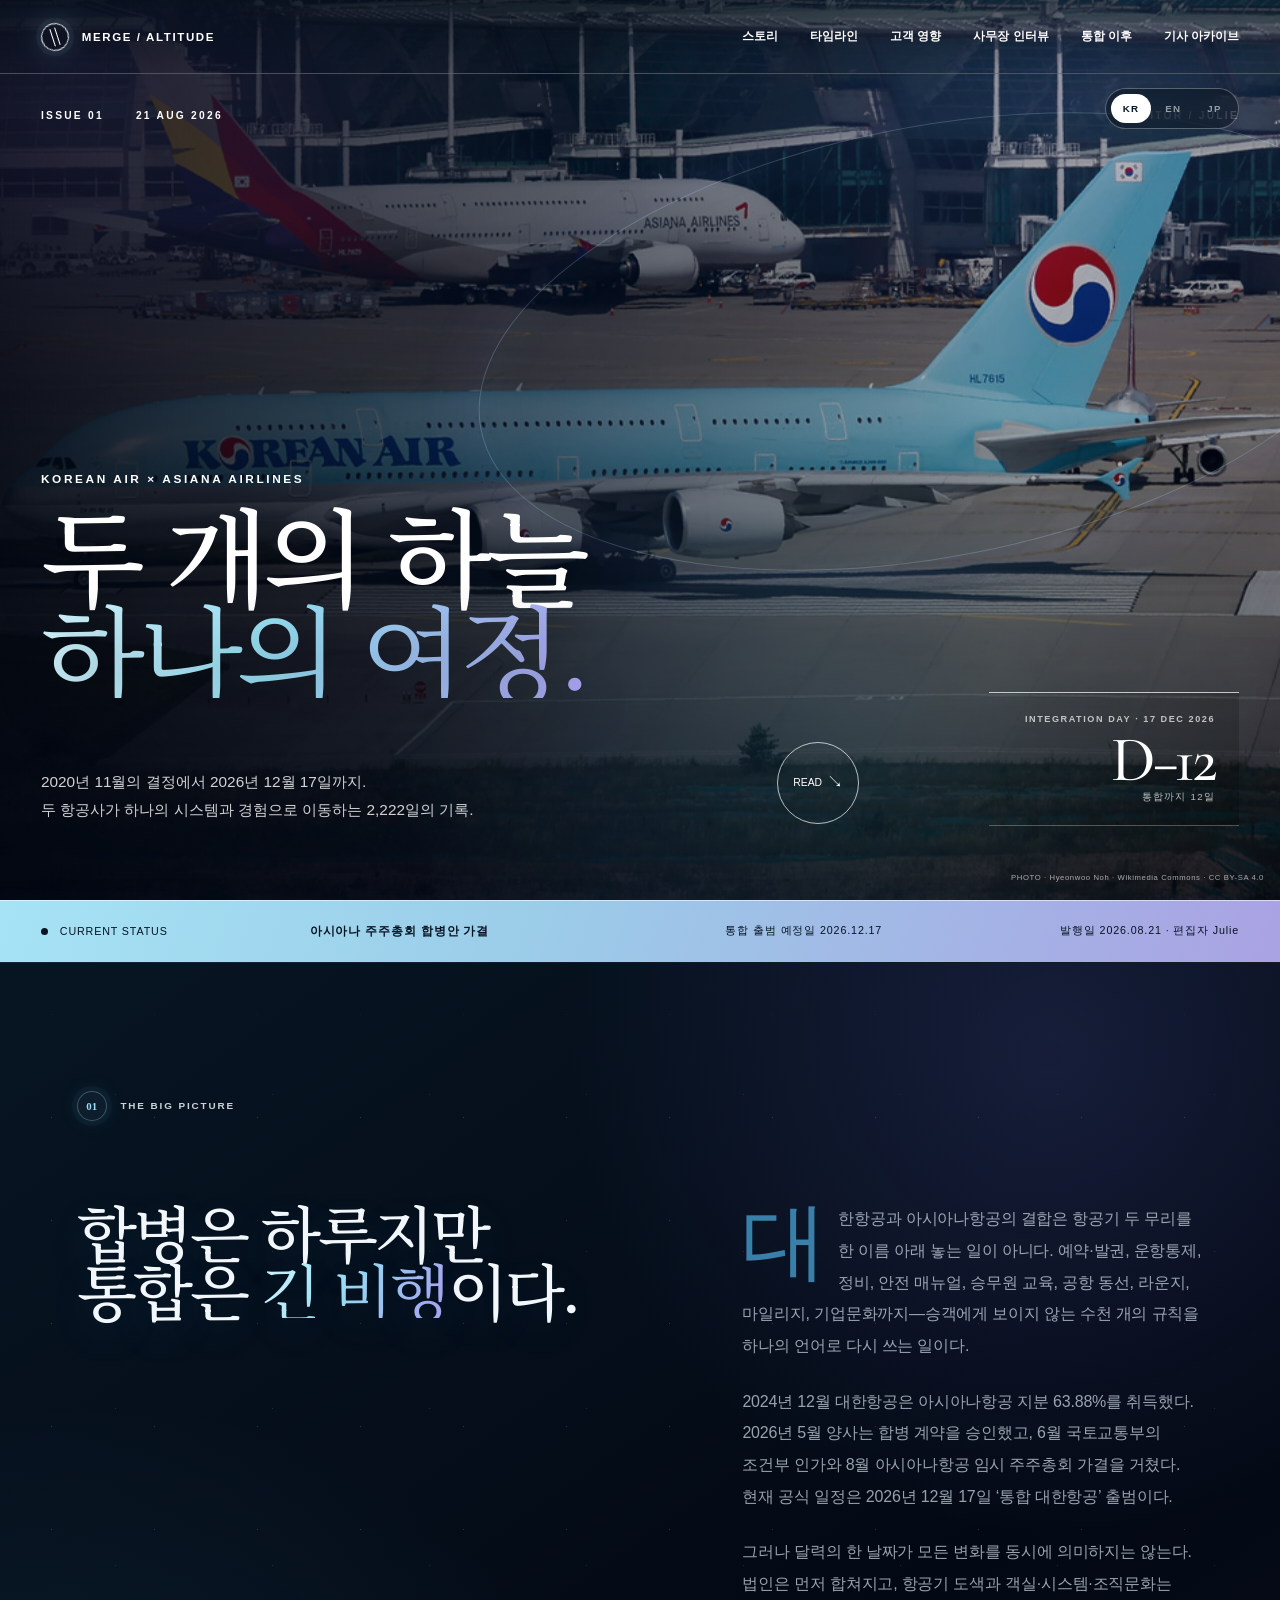
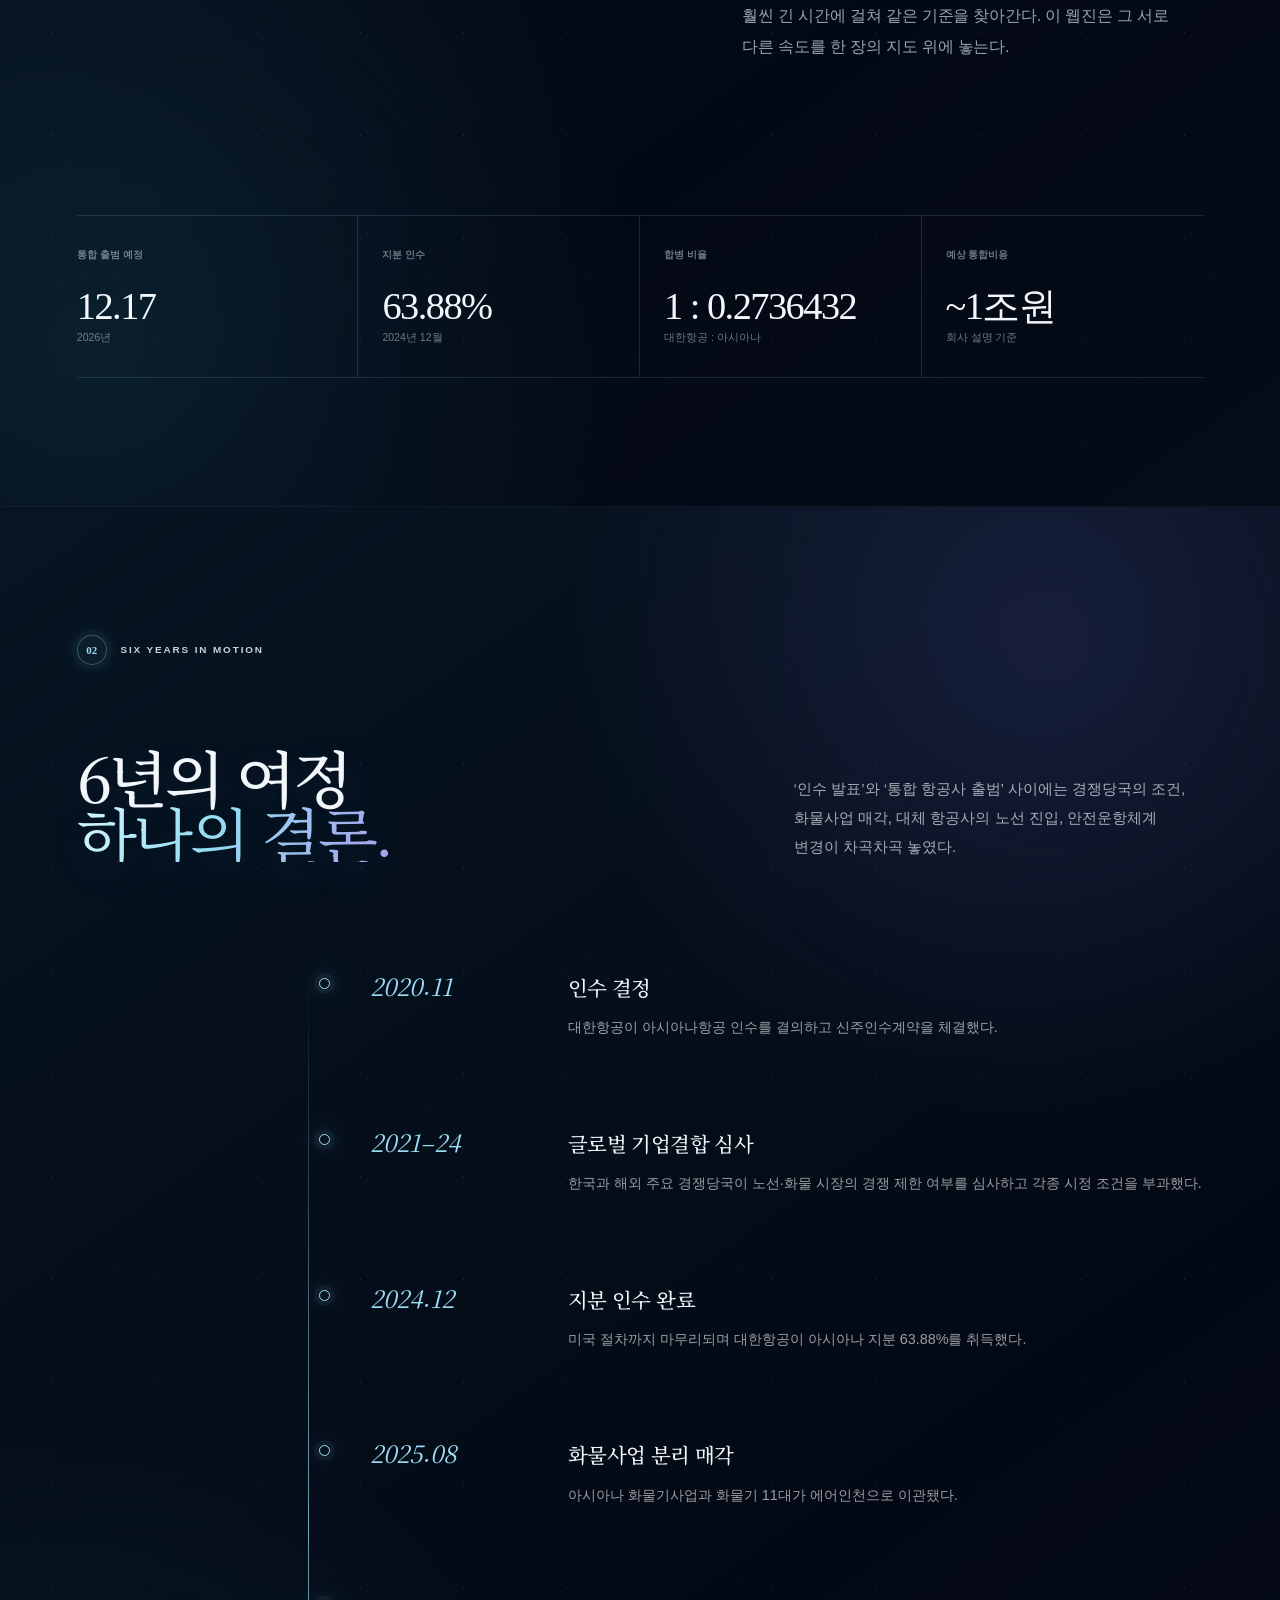
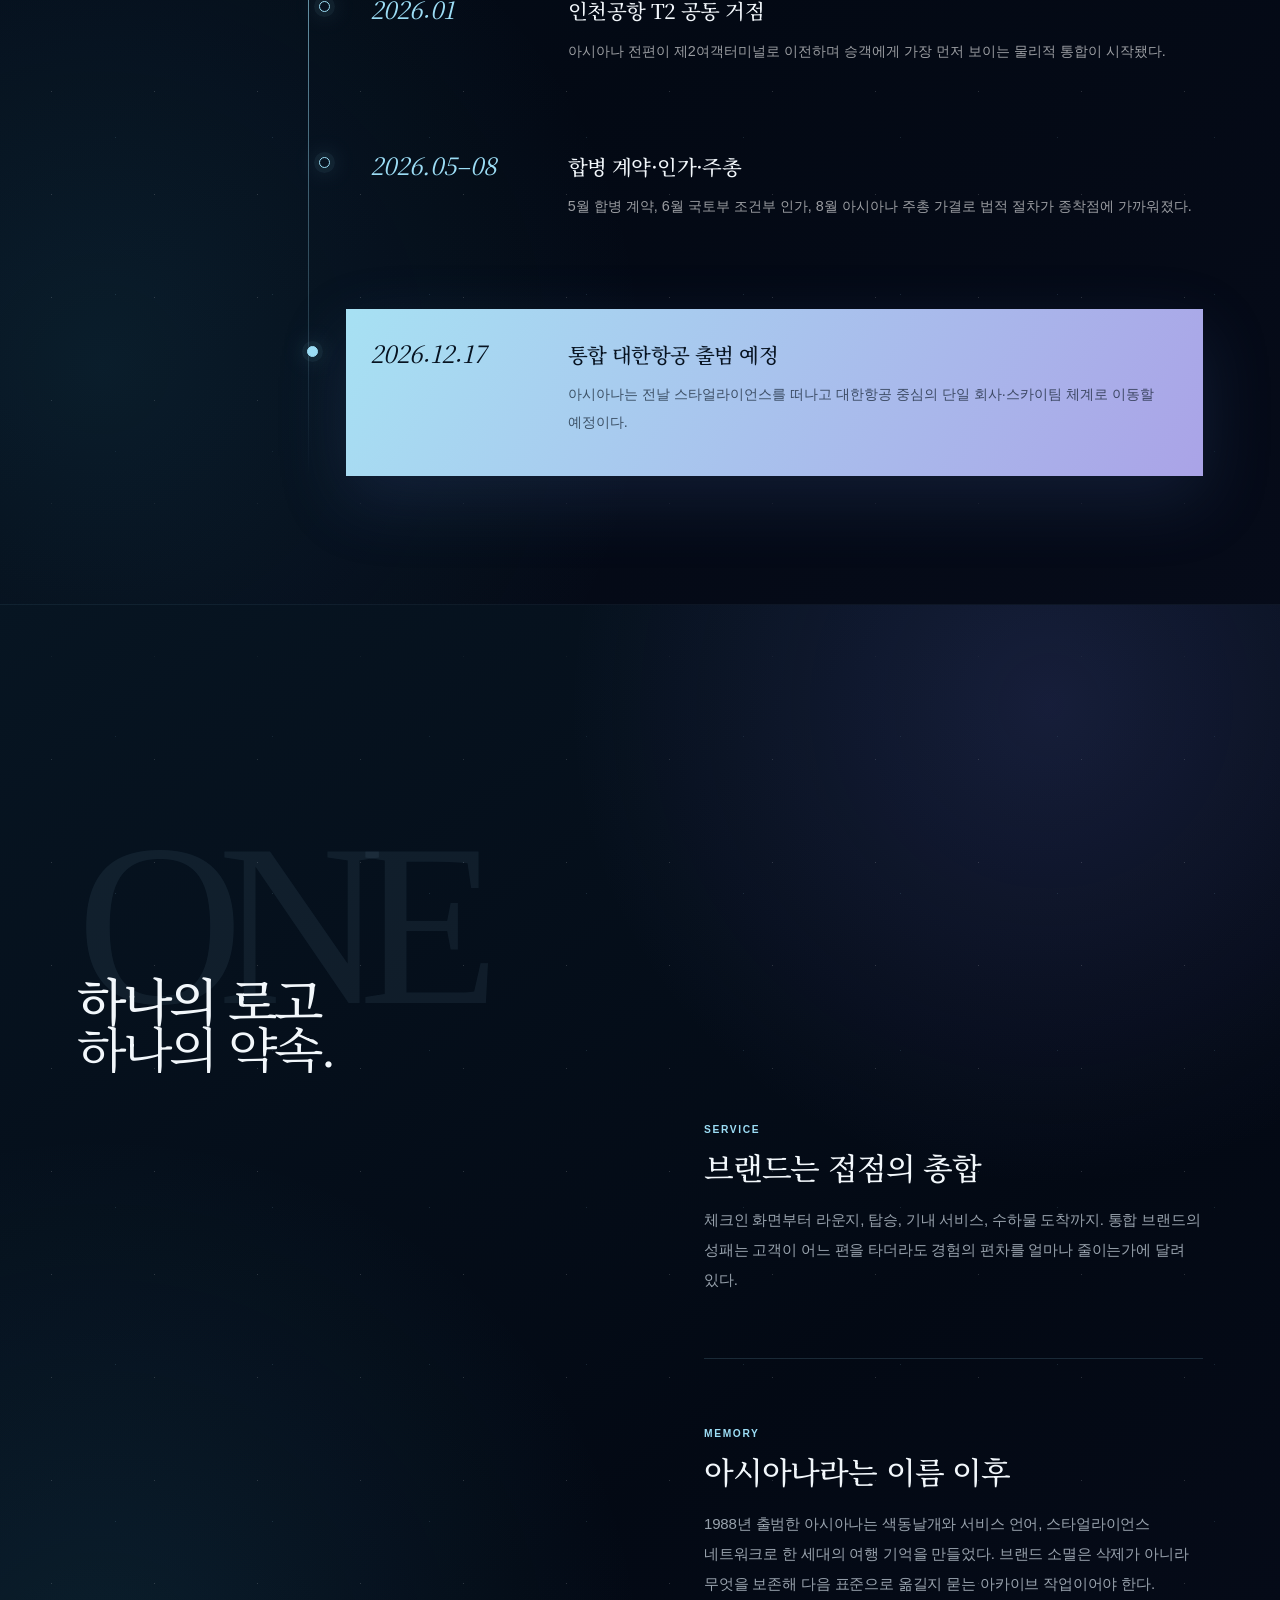
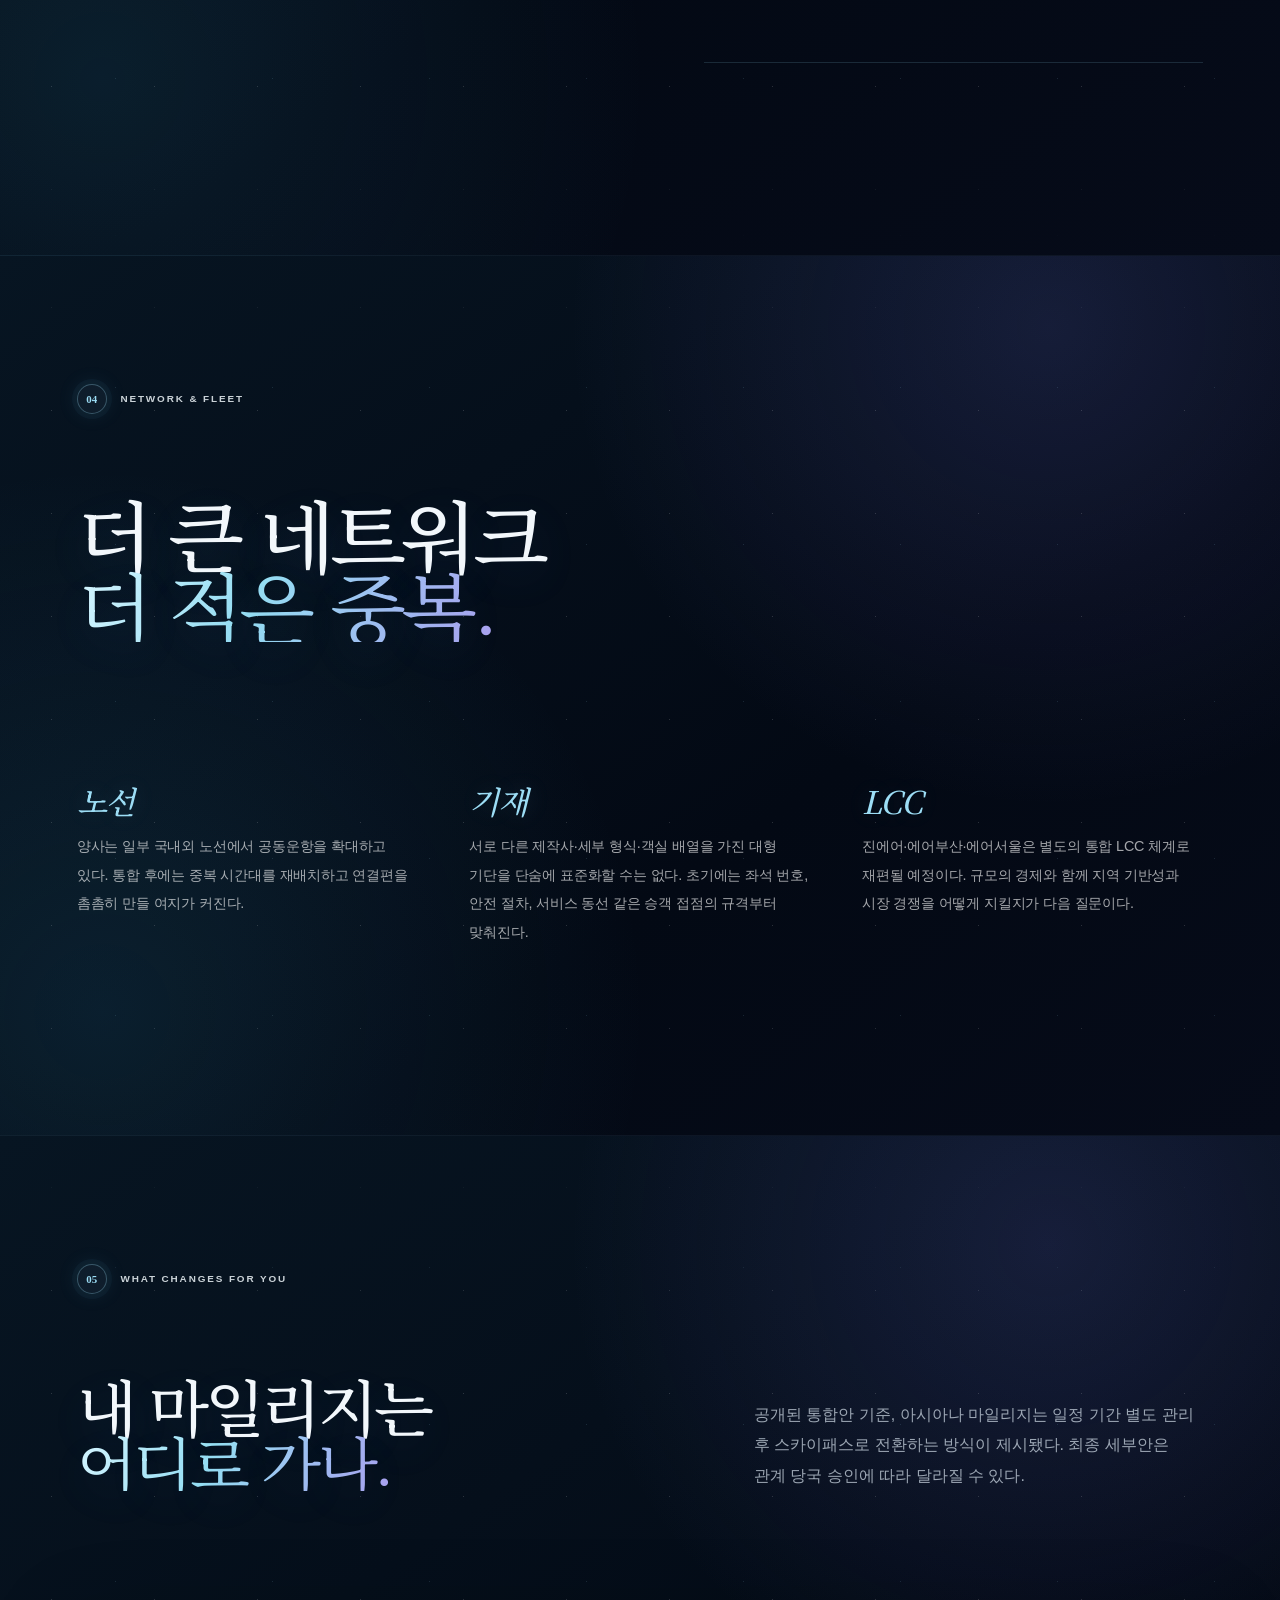
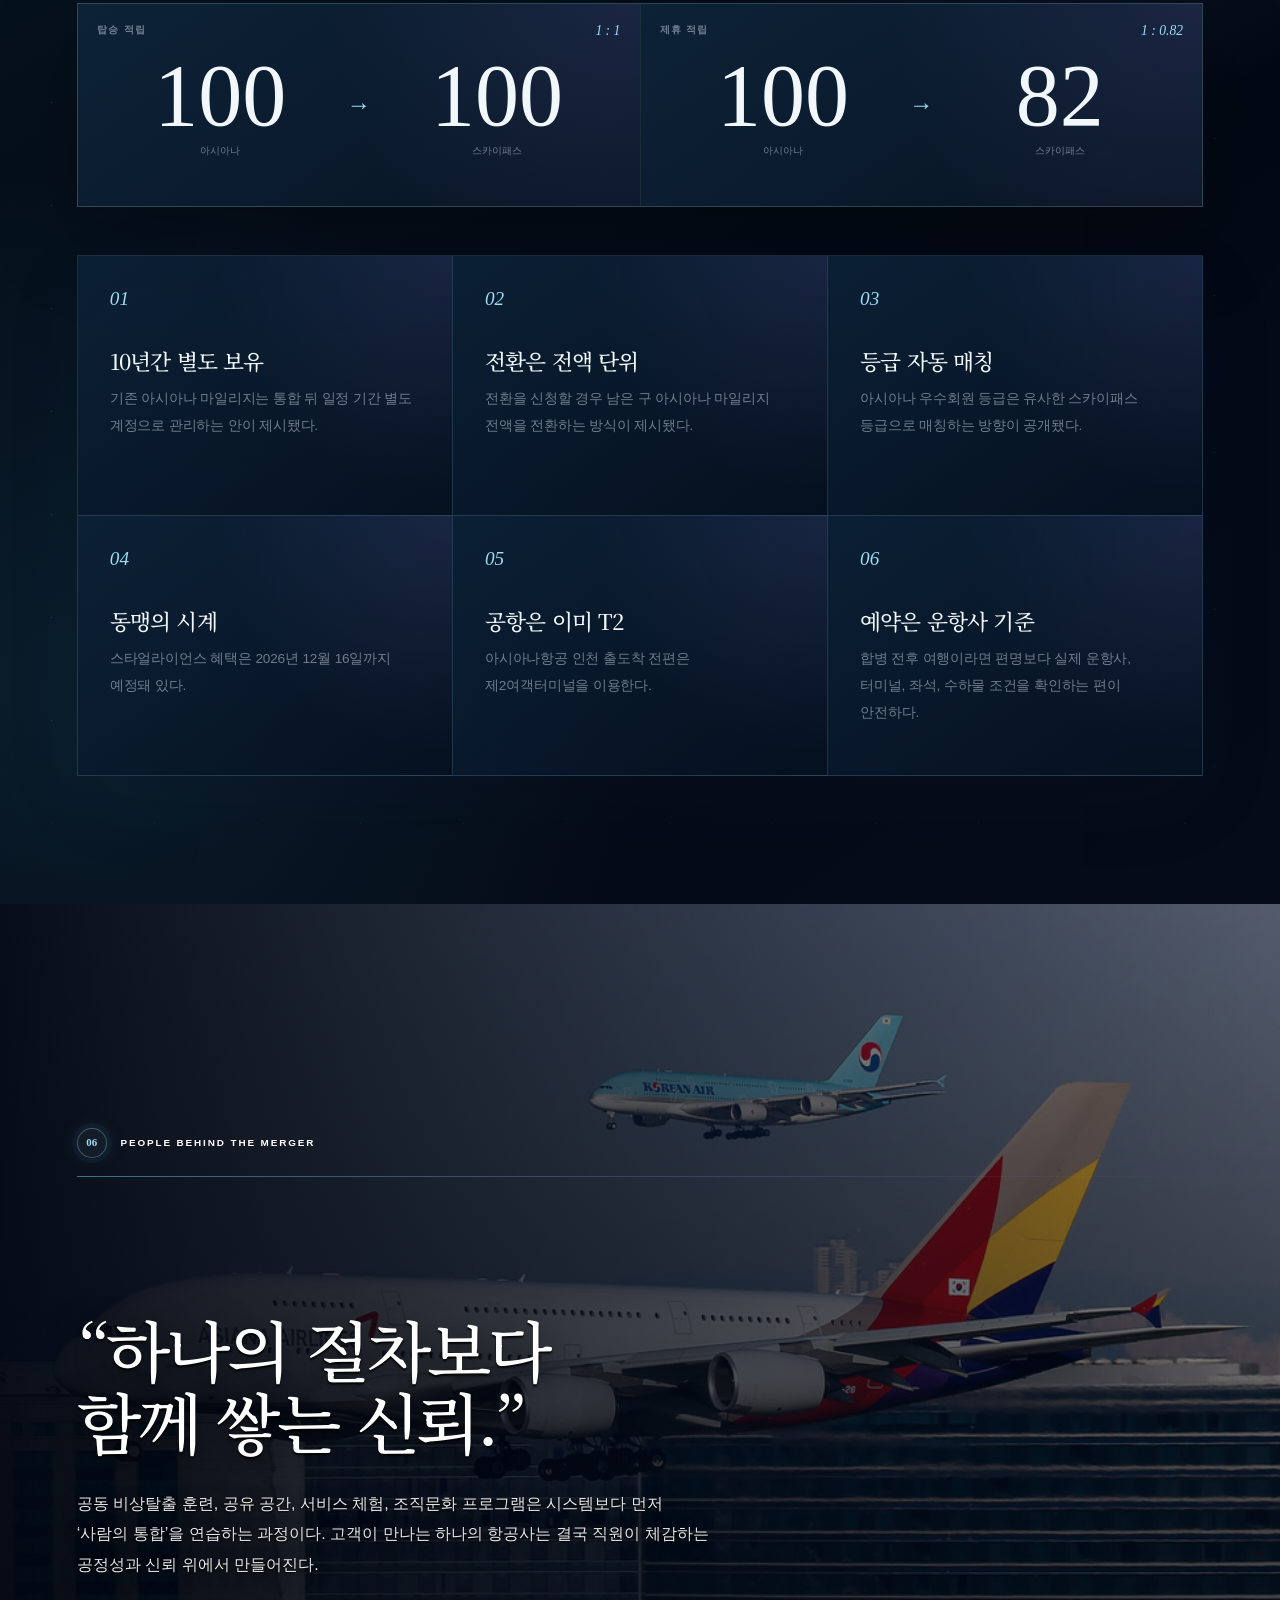
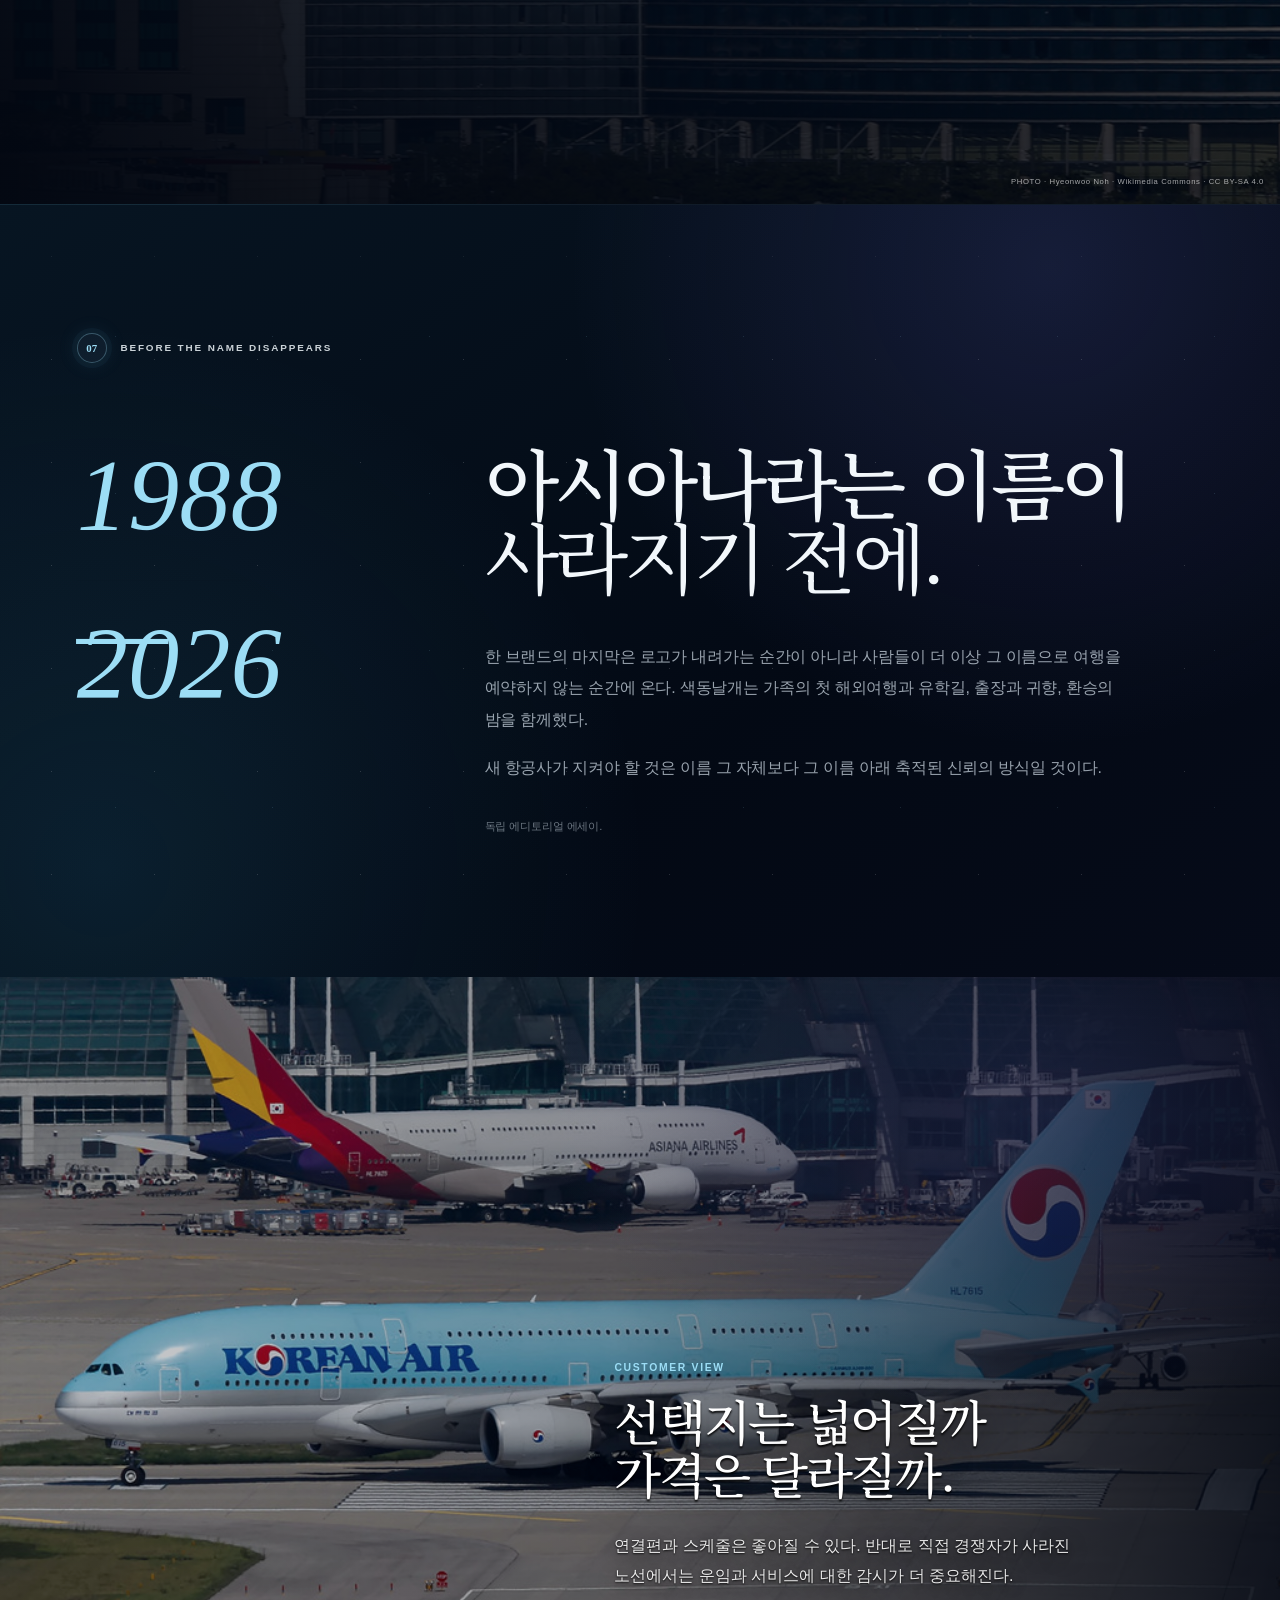
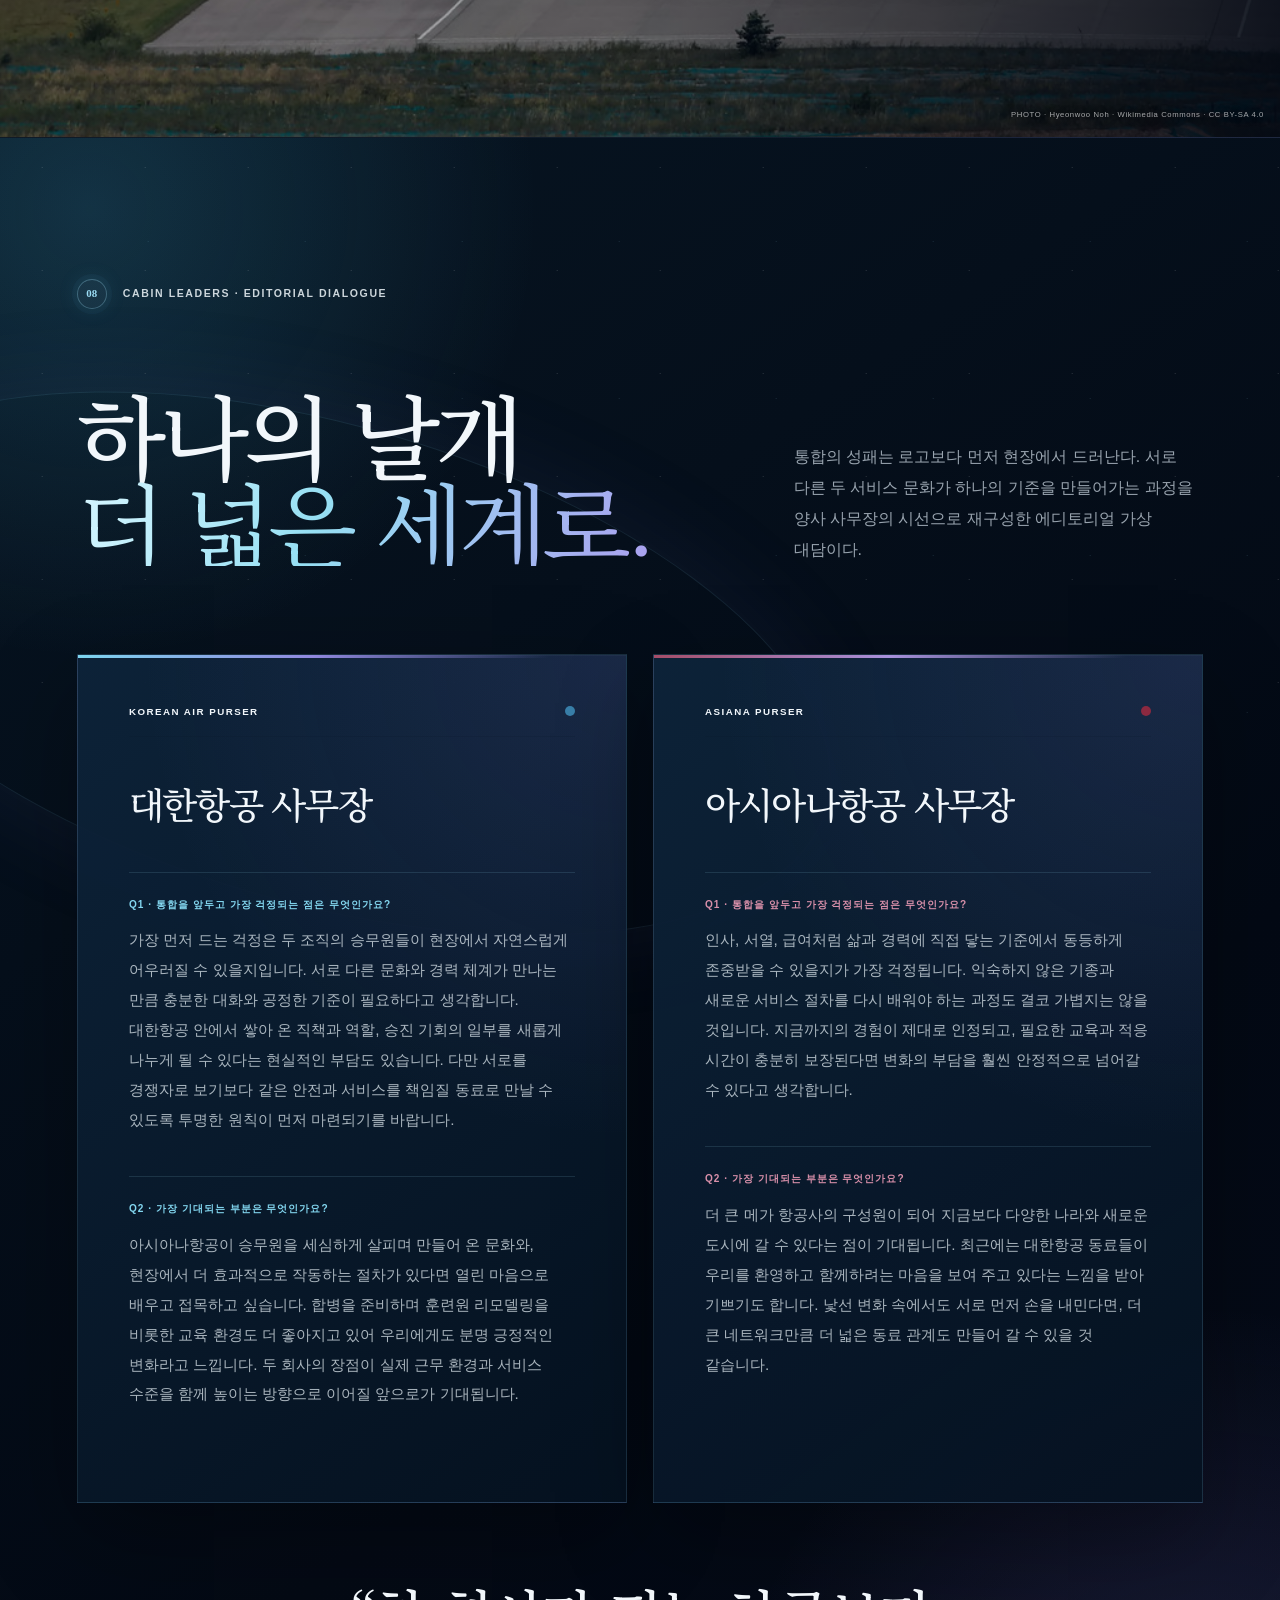
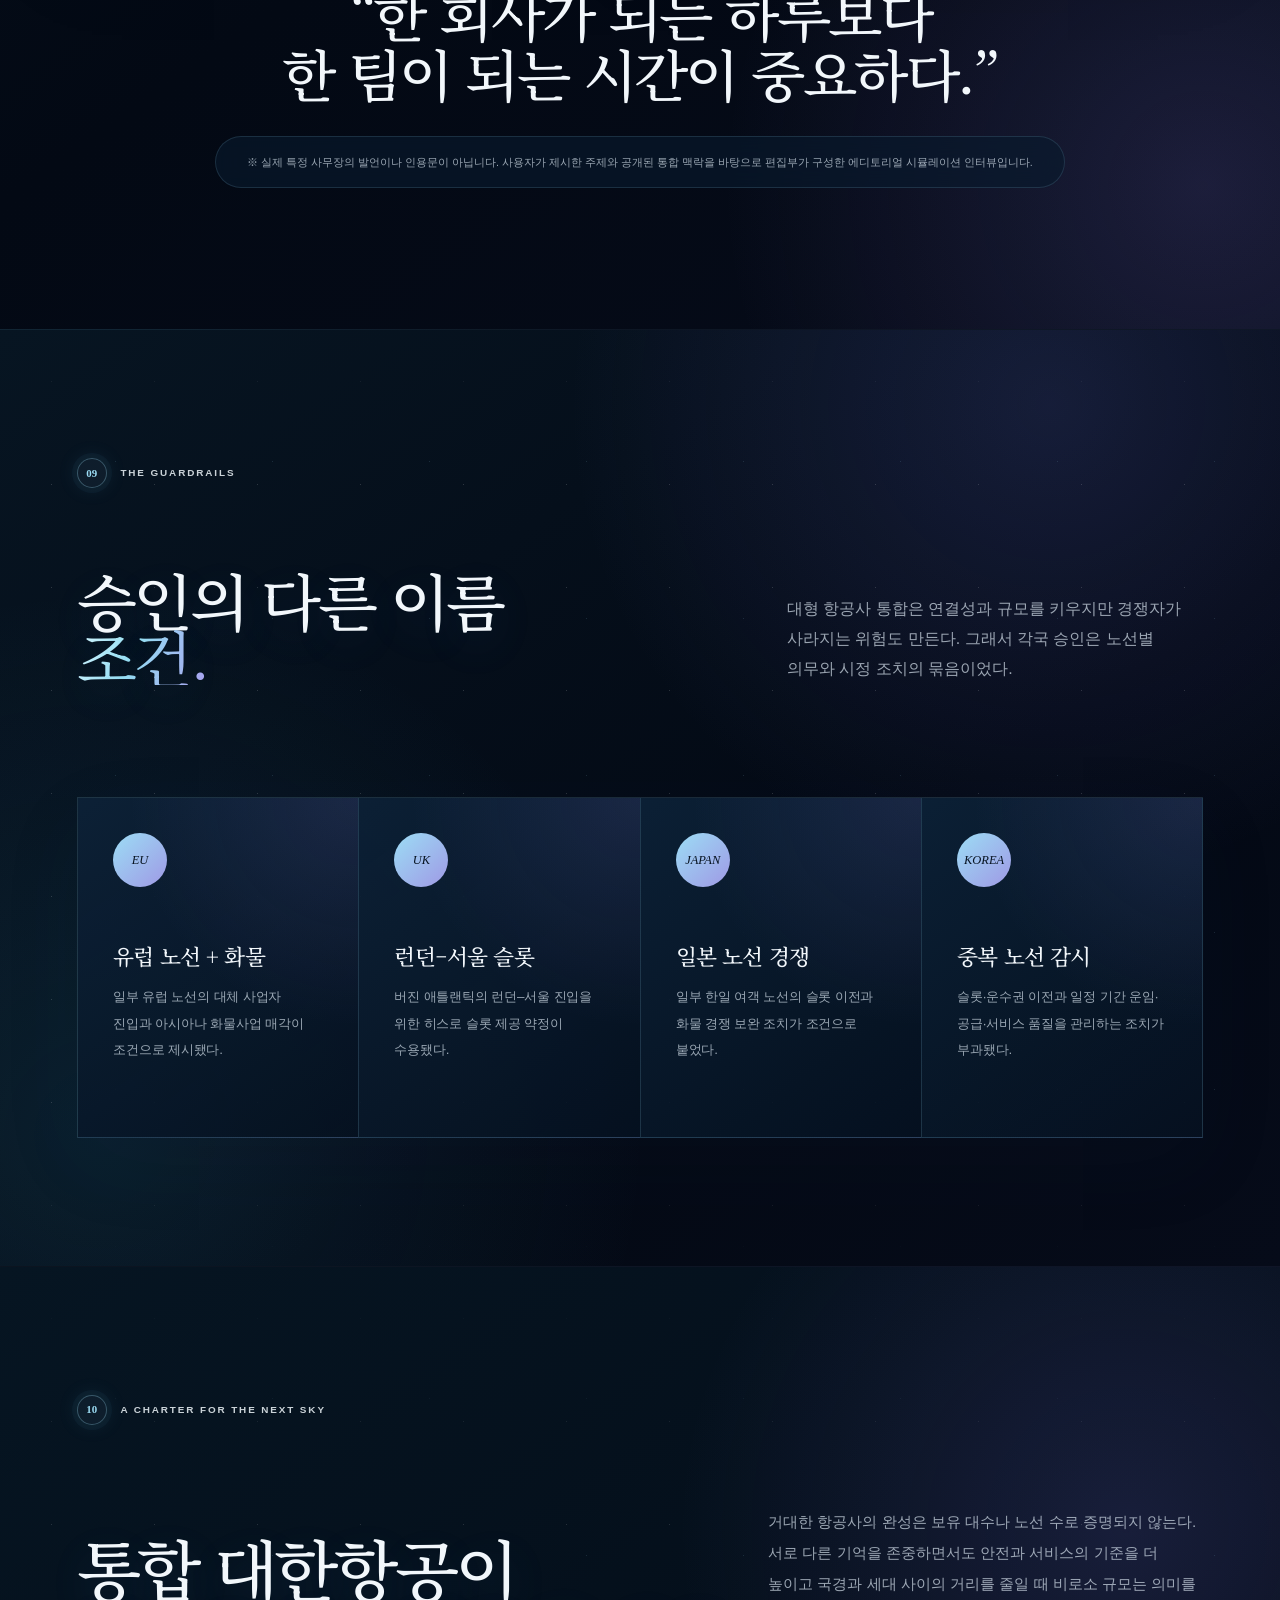
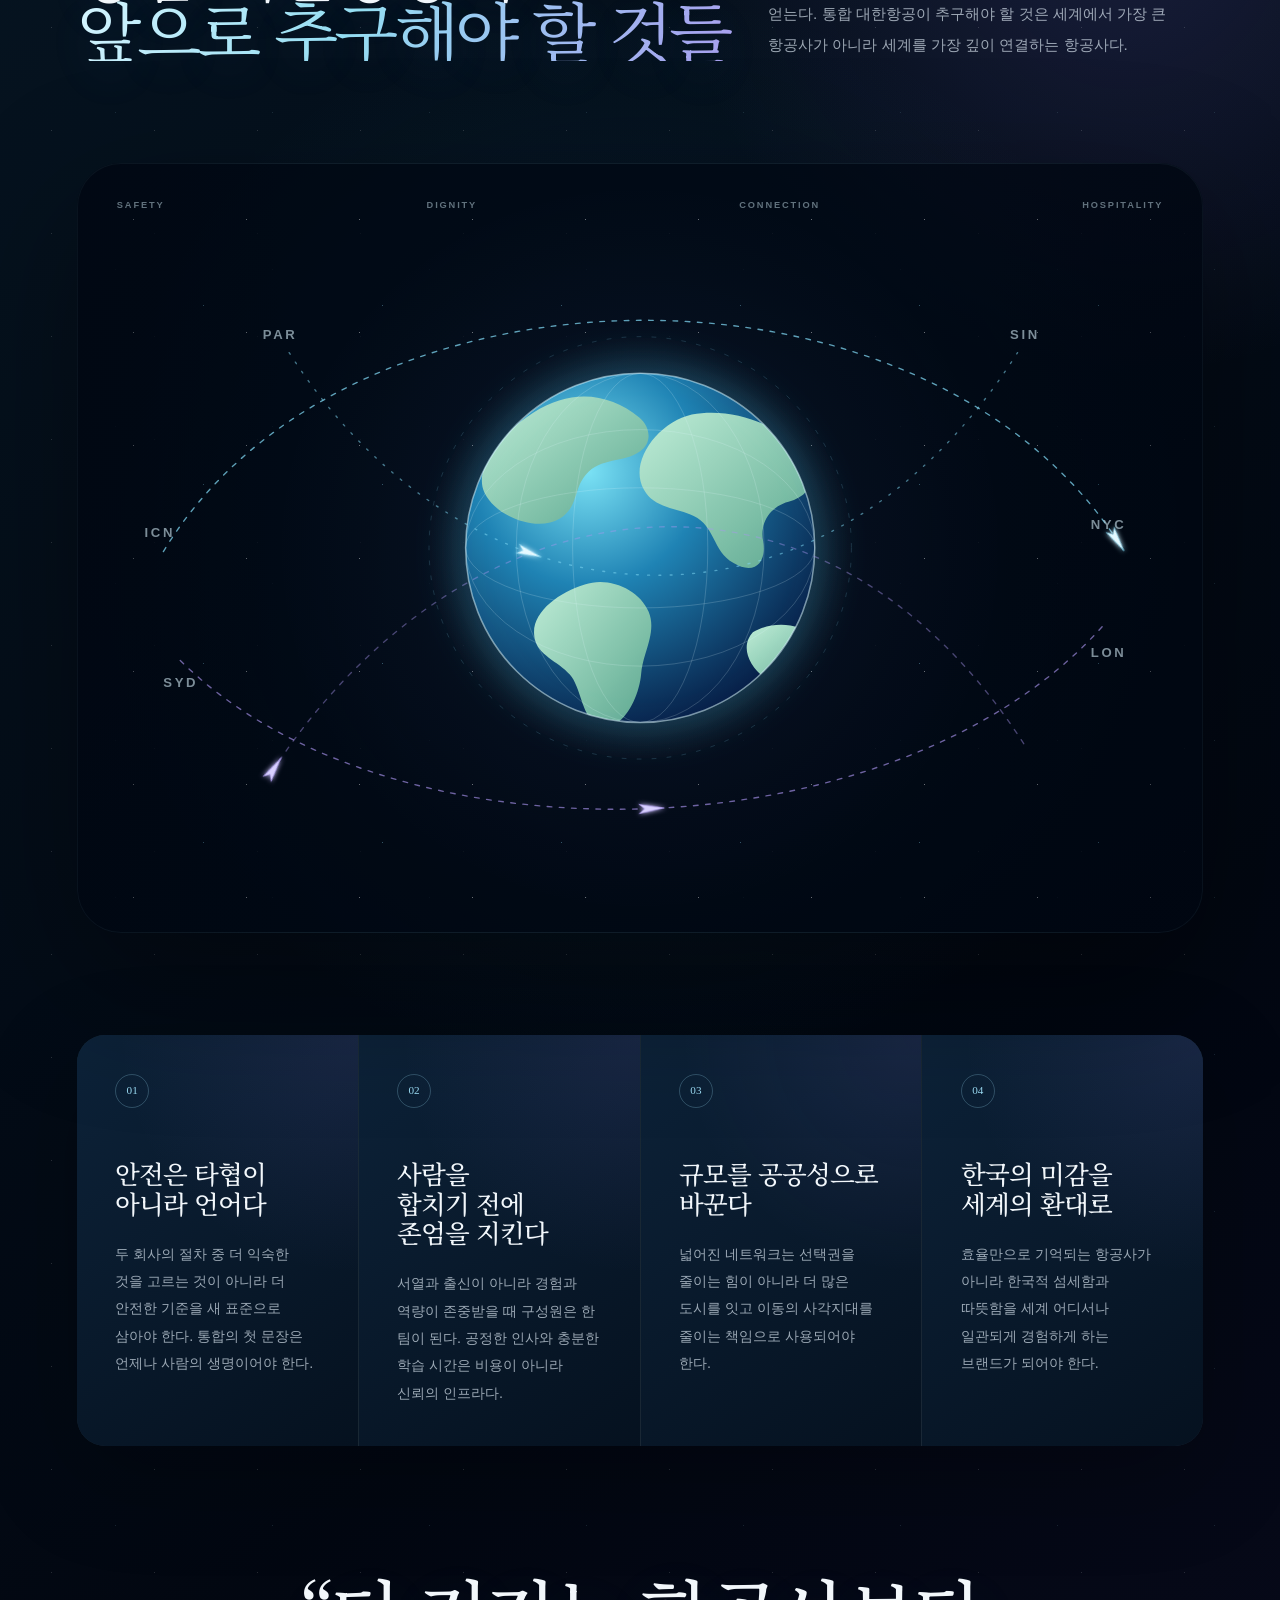
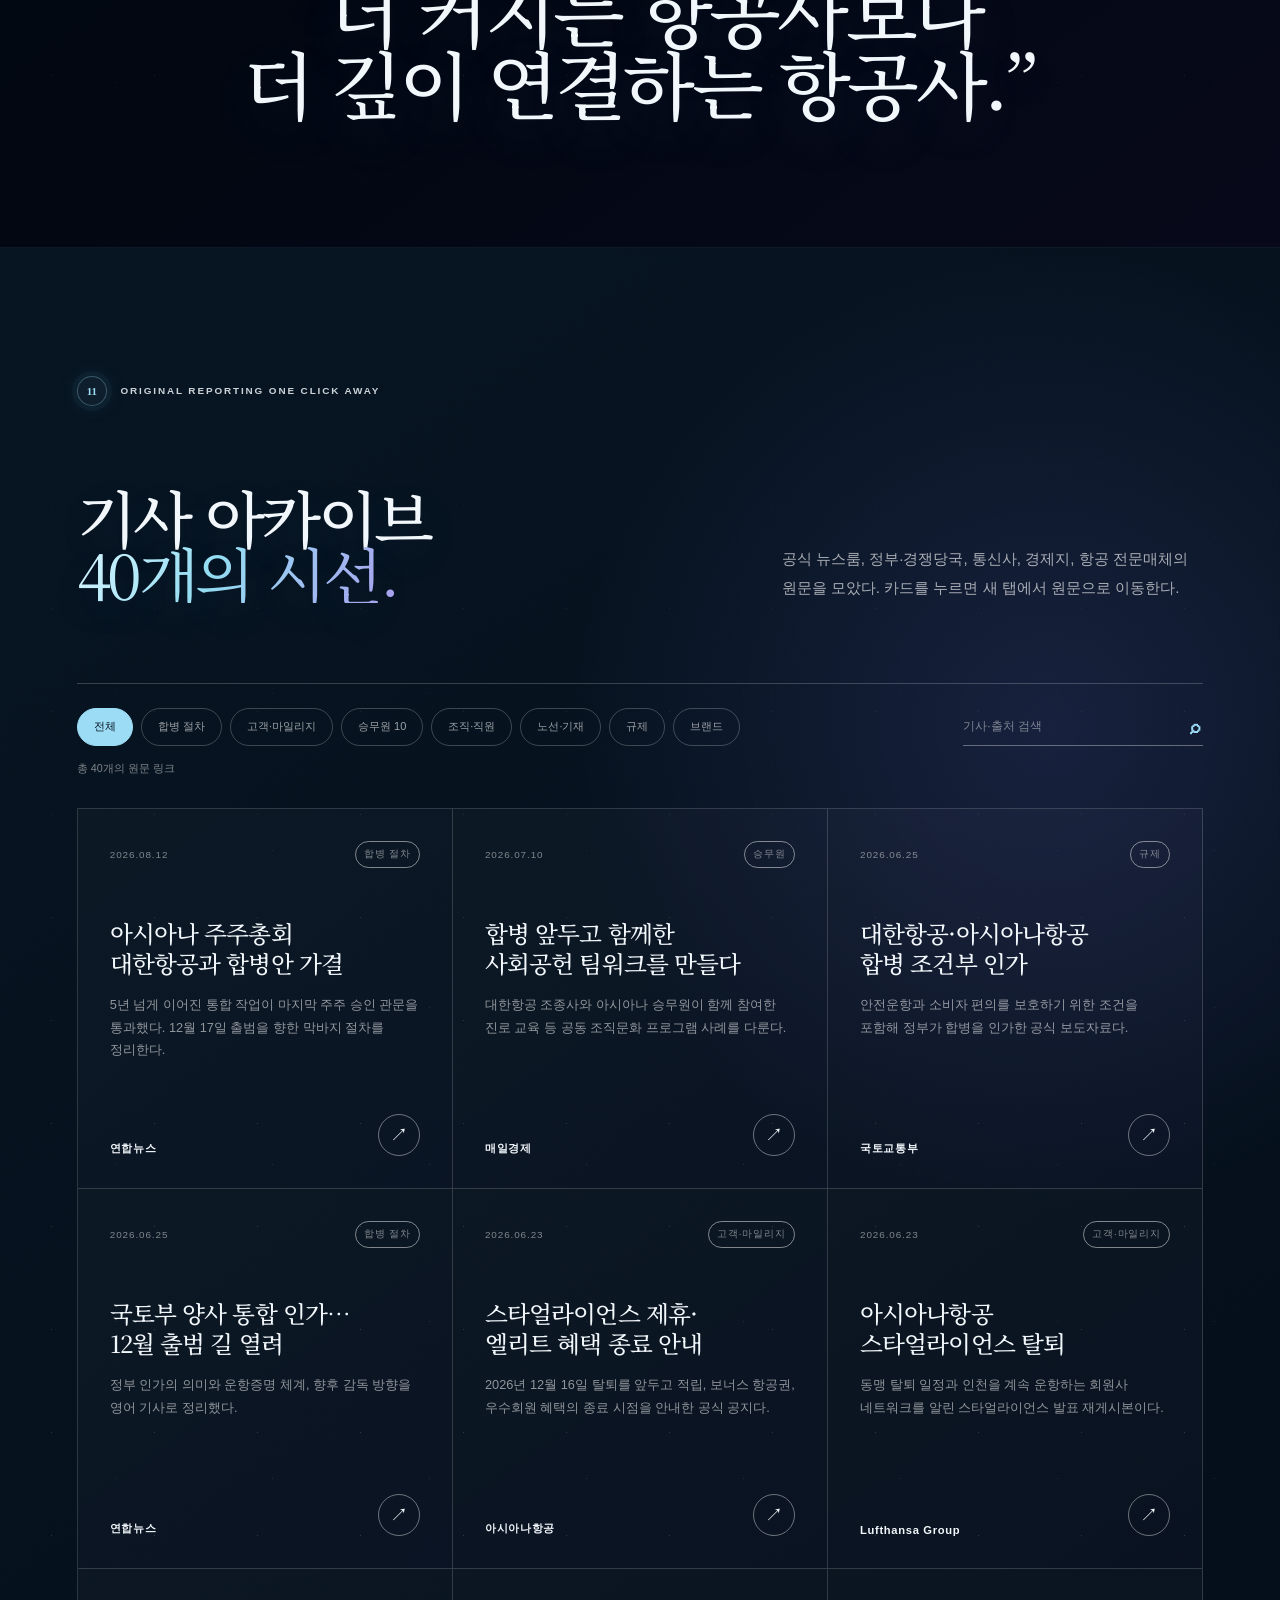
<file: index.html>
<!doctype html>
<html lang="ko">
  <head>
    <meta charset="utf-8" />
    <meta name="viewport" content="width=device-width, initial-scale=1" />
    <meta name="theme-color" content="#030814" />
    <meta
      name="description"
      content="대한항공과 아시아나항공 통합을 기록하는 독립 에디토리얼 웹진. 2026년 12월 17일 통합 출범을 향한 일정, 브랜드, 승무원, 마일리지, 노선과 규제 이슈를 다룬다."
    />
    <meta property="og:type" content="website" />
    <meta property="og:locale" content="ko_KR" />
    <meta
      property="og:title"
      content="두 개의 하늘 하나의 여정 — 대한항공 × 아시아나항공 통합 웹진"
    />
    <meta
      property="og:description"
      content="2026년 12월 17일을 향하는 통합의 기록. 2026년 8월 21일 발행."
    />
    <meta
      property="og:image"
      content="https://commons.wikimedia.org/wiki/Special:Redirect/file/Korean%20Air%20and%20Asiana%20Airlines%20Airbus%20A380%20at%20Incheon%20Airport.jpg"
    />
    <title>두 개의 하늘 하나의 여정 | 대한항공 × 아시아나항공 통합 웹진</title>
    <link rel="stylesheet" href="assets/styles.css?v=20260822-1" />
    <style>
      @import url("https://fonts.googleapis.com/css2?family=Cormorant+Garamond:ital,wght@0,400;0,500;0,600;1,400;1,500&family=Noto+Serif+KR:wght@400;500;600;700&display=swap");
      :root {
        --editorial-serif: "Noto Serif KR", Georgia, serif;
        --wine: #8b2940;
        --ivory: #f5f1e8;
        --navy: #081827;
        --sky2: #8fcde8;
      }
      html {
        font-kerning: normal;
        text-rendering: optimizeLegibility;
      }
      .hero h1,
      .display-title,
      .feature-copy blockquote,
      .passenger-quote blockquote,
      .archive-copy h2,
      .brand-sticky h2,
      .brand-copy h3,
      .timeline time,
      .purser-interview h2,
      .purser-card h3,
      .purser-quote {
        font-family: var(--editorial-serif);
        font-feature-settings:
          "kern" 1,
          "liga" 1;
        text-wrap: balance;
      }
      .hero h1 {
        font-weight: 500;
        letter-spacing: -0.052em;
        line-height: 0.94;
      }
      .display-title {
        font-weight: 500;
        letter-spacing: -0.046em;
        line-height: 0.96;
      }
      .opening-copy,
      .brand-copy p,
      .network-columns p,
      .impact-card p,
      .archive-copy p,
      .regulation-grid p,
      .faq-list p {
        line-height: 1.98;
        letter-spacing: -0.012em;
      }
      .langbar {
        position: fixed;
        z-index: 180;
        right: 3.2vw;
        top: 88px;
        display: flex;
        gap: 0.18rem;
        padding: 0.3rem;
        border: 1px solid rgba(255, 255, 255, 0.3);
        background: rgba(8, 20, 33, 0.58);
        backdrop-filter: blur(16px);
        border-radius: 999px;
        color: #fff;
      }
      .langbar a {
        padding: 0.58rem 0.72rem;
        border-radius: 999px;
        font-size: 0.61rem;
        font-weight: 800;
        letter-spacing: 0.13em;
        opacity: 0.55;
      }
      .langbar a.active {
        background: #fff;
        color: var(--navy);
        opacity: 1;
      }
      .hero-dday {
        position: absolute;
        z-index: 5;
        right: 3.2vw;
        bottom: 8.2vh;
        min-width: 250px;
        padding: 1.35rem 1.5rem;
        text-align: right;
        color: #fff;
        border-top: 1px solid rgba(255, 255, 255, 0.72);
        border-bottom: 1px solid rgba(255, 255, 255, 0.28);
        background: linear-gradient(90deg, transparent, rgba(0, 0, 0, 0.18));
      }
      .hero-dday small {
        display: block;
        font-size: 0.57rem;
        font-weight: 700;
        letter-spacing: 0.17em;
        opacity: 0.7;
      }
      .hero-dday strong {
        display: block;
        margin: 0.45rem 0 0.25rem;
        font:
          500 clamp(2.9rem, 5vw, 5.7rem) / 0.86 "Cormorant Garamond",
          Georgia,
          serif;
        letter-spacing: -0.05em;
      }
      .hero-dday span {
        display: block;
        font-size: 0.6rem;
        letter-spacing: 0.13em;
        opacity: 0.72;
      }
      .hero-deck {
        padding-right: min(30vw, 380px);
      }
      .photo-credit {
        position: absolute;
        z-index: 8;
        right: 1rem;
        bottom: 1rem;
        max-width: 70vw;
        margin: 0;
        font-size: 0.48rem;
        line-height: 1.5;
        letter-spacing: 0.08em;
        color: rgba(255, 255, 255, 0.64);
        text-align: right;
        text-shadow: 0 1px 8px rgba(0, 0, 0, 0.55);
      }
      .purser-interview {
        padding: clamp(7rem, 11vw, 11rem) 6vw;
        background: #e9e5dc;
        color: var(--navy);
      }
      .purser-kicker {
        display: flex;
        gap: 1rem;
        padding-bottom: 1rem;
        border-bottom: 1px solid rgba(8, 24, 39, 0.2);
        font-size: 0.66rem;
        font-weight: 800;
        letter-spacing: 0.15em;
      }
      .purser-kicker span {
        color: var(--sky-deep);
      }
      .purser-head {
        display: grid;
        grid-template-columns: 1.2fr 0.8fr;
        gap: 8vw;
        align-items: end;
        margin: 4rem 0 5.5rem;
      }
      .purser-interview h2 {
        margin: 0;
        font-size: clamp(3.5rem, 7.2vw, 7.8rem);
        line-height: 0.92;
        font-weight: 500;
        letter-spacing: -0.06em;
      }
      .purser-interview h2 em {
        color: var(--sky-deep);
        font-weight: 500;
      }
      .purser-intro {
        margin: 0;
        color: #48545c;
        line-height: 1.95;
      }
      .purser-grid {
        display: grid;
        grid-template-columns: 1fr 1fr;
        gap: 1px;
        background: rgba(8, 24, 39, 0.18);
        border: 1px solid rgba(8, 24, 39, 0.18);
      }
      .purser-card {
        padding: clamp(2rem, 4vw, 4rem);
        background: var(--paper);
      }
      .purser-card.asiana {
        background: #f8f4ee;
      }
      .purser-brand {
        display: flex;
        justify-content: space-between;
        padding-bottom: 1.2rem;
        margin-bottom: 3rem;
        border-bottom: 1px solid rgba(8, 24, 39, 0.16);
        font-size: 0.61rem;
        font-weight: 800;
        letter-spacing: 0.15em;
      }
      .purser-brand i {
        width: 10px;
        height: 10px;
        border-radius: 50%;
        background: var(--sky-deep);
      }
      .purser-card.asiana .purser-brand i {
        background: var(--wine);
      }
      .purser-card h3 {
        margin: 0 0 2.8rem;
        font-size: clamp(2rem, 3.4vw, 3.7rem);
        line-height: 1;
        font-weight: 500;
        letter-spacing: -0.045em;
      }
      .qa {
        margin: 0 0 2.6rem;
      }
      .qa dt {
        margin-bottom: 0.8rem;
        font-size: 0.63rem;
        font-weight: 800;
        letter-spacing: 0.1em;
        color: var(--sky-deep);
      }
      .asiana .qa dt {
        color: var(--wine);
      }
      .qa dd {
        margin: 0;
        color: #35424c;
        font-size: 0.96rem;
        line-height: 1.95;
      }
      .purser-quote {
        margin: 5rem auto 0;
        max-width: 1050px;
        text-align: center;
        font-size: clamp(2rem, 4.4vw, 5rem);
        line-height: 1.07;
        letter-spacing: -0.045em;
      }
      .purser-note {
        margin: 2rem auto 0;
        max-width: 850px;
        text-align: center;
        color: #69727a;
        font-size: 0.67rem;
        line-height: 1.75;
      }
      @media (max-width: 900px) {
        .langbar {
          top: 76px;
          right: 4vw;
        }
        .hero-dday {
          left: 4vw;
          right: auto;
          bottom: 2.1rem;
          text-align: left;
        }
        .hero-deck {
          padding-right: 0;
          padding-bottom: 9.5rem;
        }
        .purser-head,
        .purser-grid {
          grid-template-columns: 1fr;
        }
        .purser-head {
          gap: 2rem;
        }
        .purser-interview h2 {
          font-size: clamp(2.2rem, 9.5vw, 3rem);
          line-height: 1;
        }
        .purser-kicker {
          min-height: 3.5rem;
          padding-right: 8rem;
          line-height: 1.5;
        }
      }
    </style>
  </head>
  <body>
    <a class="skip-link" href="#main">본문으로 건너뛰기</a>
    <nav class="langbar" aria-label="언어 선택">
      <a class="active" href="/">KR</a><a href="/en.html">EN</a
      ><a href="/ja.html">JP</a>
    </nav>
    <header class="site-header" id="top">
      <a class="masthead" href="#top" aria-label="웹진 처음으로"
        ><span class="masthead-mark" aria-hidden="true"><i></i><i></i></span
        ><span>MERGE / ALTITUDE</span></a
      >
      <nav class="desktop-nav" aria-label="주요 메뉴">
        <a href="#story">스토리</a><a href="#timeline">타임라인</a
        ><a href="#impact">고객 영향</a
        ><a href="#purser-interview">사무장 인터뷰</a
        ><a href="#future">통합 이후</a
        ><a href="#newsroom">기사 아카이브</a>
      </nav>
      <button
        class="menu-button"
        type="button"
        aria-expanded="false"
        aria-controls="mobile-nav"
      >
        <span>MENU</span><i></i>
      </button>
      <nav class="mobile-nav" id="mobile-nav" aria-label="모바일 메뉴" hidden>
        <a href="#story">스토리</a><a href="#timeline">타임라인</a
        ><a href="#impact">고객 영향</a
        ><a href="#purser-interview">사무장 인터뷰</a
        ><a href="#future">통합 이후</a
        ><a href="#newsroom">기사 아카이브</a>
      </nav>
    </header>
    <main id="main">
      <section class="hero" aria-labelledby="hero-title">
        <img
          class="hero-image"
          src="assets/images/korean-air-asiana-a380-ground.jpg"
          alt="인천국제공항의 대한항공과 아시아나항공 에어버스 A380"
          width="1024"
          height="683"
          fetchpriority="high"
        />
        <div class="hero-shade"></div>
        <div class="hero-topline reveal">
          <span>ISSUE 01</span><span>21 AUG 2026</span
          ><span>EDITOR / Julie</span>
        </div>
        <div class="hero-copy">
          <p class="eyebrow reveal">KOREAN AIR × ASIANA AIRLINES</p>
          <h1 id="hero-title" class="reveal">
            두 개의 하늘<br /><em>하나의 여정.</em>
          </h1>
          <div class="hero-deck reveal">
            <p>
              2020년 11월의 결정에서 2026년 12월 17일까지.<br />두 항공사가
              하나의 시스템과 경험으로 이동하는 2,222일의 기록.
            </p>
            <a class="round-link" href="#story"><span>READ</span><b>↘</b></a>
          </div>
        </div>
        <div class="hero-dday reveal">
          <small>INTEGRATION DAY · 17 DEC 2026</small
          ><strong id="dday">D−118</strong
          ><span id="dday-copy">통합까지 118일</span>
        </div>
        <p class="photo-credit">
          PHOTO · Hyeonwoo Noh ·
          <a
            href="https://commons.wikimedia.org/wiki/File:Korean_Air_and_Asiana_Airlines_Airbus_A380_at_Incheon_Airport.jpg"
            target="_blank"
            rel="license noopener"
            >Wikimedia Commons · CC BY-SA 4.0</a
          >
        </p>
      </section>
      <aside class="status-bar" aria-label="현재 통합 상태">
        <p><span class="pulse" aria-hidden="true"></span> CURRENT STATUS</p>
        <strong>아시아나 주주총회 합병안 가결</strong>
        <p>통합 출범 예정일 <time datetime="2026-12-17">2026.12.17</time></p>
        <p>
          발행일 <time datetime="2026-08-21">2026.08.21</time> · 편집자 Julie
        </p>
      </aside>
      <section class="opening dark-section section-pad" id="story">
        <div class="section-kicker reveal"><span>01</span> THE BIG PICTURE</div>
        <div class="opening-grid">
          <h2 class="display-title reveal">
            합병은 하루지만<br />통합은 <em>긴 비행</em>이다.
          </h2>
          <div class="opening-copy reveal">
            <p class="dropcap">
              대한항공과 아시아나항공의 결합은 항공기 두 무리를 한 이름 아래
              놓는 일이 아니다. 예약·발권, 운항통제, 정비, 안전 매뉴얼, 승무원
              교육, 공항 동선, 라운지, 마일리지, 기업문화까지—승객에게 보이지
              않는 수천 개의 규칙을 하나의 언어로 다시 쓰는 일이다.
            </p>
            <p>
              2024년 12월 대한항공은 아시아나항공 지분 63.88%를 취득했다. 2026년
              5월 양사는 합병 계약을 승인했고, 6월 국토교통부의 조건부 인가와
              8월 아시아나항공 임시 주주총회 가결을 거쳤다. 현재 공식 일정은
              2026년 12월 17일 ‘통합 대한항공’ 출범이다.
            </p>
            <p>
              그러나 달력의 한 날짜가 모든 변화를 동시에 의미하지는 않는다.
              법인은 먼저 합쳐지고, 항공기 도색과 객실·시스템·조직문화는 훨씬 긴
              시간에 걸쳐 같은 기준을 찾아간다. 이 웹진은 그 서로 다른 속도를 한
              장의 지도 위에 놓는다.
            </p>
          </div>
        </div>
        <div class="fact-ribbon reveal">
          <article>
            <small>통합 출범 예정</small><strong>12.17</strong>
            <p>2026년</p>
          </article>
          <article>
            <small>지분 인수</small><strong>63.88%</strong>
            <p>2024년 12월</p>
          </article>
          <article>
            <small>합병 비율</small><strong>1 : 0.2736432</strong>
            <p>대한항공 : 아시아나</p>
          </article>
          <article>
            <small>예상 통합비용</small><strong>~1조원</strong>
            <p>회사 설명 기준</p>
          </article>
        </div>
      </section>
      <section class="chapter dark-section" id="timeline">
        <div class="section-pad">
          <div class="section-kicker light reveal">
            <span>02</span> SIX YEARS IN MOTION
          </div>
          <div class="timeline-heading">
            <h2 class="display-title reveal">
              6년의 여정<br /><em>하나의 결론.</em>
            </h2>
            <p class="reveal">
              ‘인수 발표’와 ‘통합 항공사 출범’ 사이에는 경쟁당국의 조건,
              화물사업 매각, 대체 항공사의 노선 진입, 안전운항체계 변경이
              차곡차곡 놓였다.
            </p>
          </div>
          <ol class="timeline">
            <li class="reveal">
              <time>2020.11</time>
              <div>
                <strong>인수 결정</strong>
                <p>
                  대한항공이 아시아나항공 인수를 결의하고 신주인수계약을
                  체결했다.
                </p>
              </div>
            </li>
            <li class="reveal">
              <time>2021–24</time>
              <div>
                <strong>글로벌 기업결합 심사</strong>
                <p>
                  한국과 해외 주요 경쟁당국이 노선·화물 시장의 경쟁 제한 여부를
                  심사하고 각종 시정 조건을 부과했다.
                </p>
              </div>
            </li>
            <li class="reveal">
              <time>2024.12</time>
              <div>
                <strong>지분 인수 완료</strong>
                <p>
                  미국 절차까지 마무리되며 대한항공이 아시아나 지분 63.88%를
                  취득했다.
                </p>
              </div>
            </li>
            <li class="reveal">
              <time>2025.08</time>
              <div>
                <strong>화물사업 분리 매각</strong>
                <p>
                  아시아나 화물기사업과 화물기 11대가 에어인천으로 이관됐다.
                </p>
              </div>
            </li>
            <li class="reveal">
              <time>2026.01</time>
              <div>
                <strong>인천공항 T2 공동 거점</strong>
                <p>
                  아시아나 전편이 제2여객터미널로 이전하며 승객에게 가장 먼저
                  보이는 물리적 통합이 시작됐다.
                </p>
              </div>
            </li>
            <li class="reveal">
              <time>2026.05–08</time>
              <div>
                <strong>합병 계약·인가·주총</strong>
                <p>
                  5월 합병 계약, 6월 국토부 조건부 인가, 8월 아시아나 주총
                  가결로 법적 절차가 종착점에 가까워졌다.
                </p>
              </div>
            </li>
            <li class="future reveal">
              <time>2026.12.17</time>
              <div>
                <strong>통합 대한항공 출범 예정</strong>
                <p>
                  아시아나는 전날 스타얼라이언스를 떠나고 대한항공 중심의 단일
                  회사·스카이팀 체계로 이동할 예정이다.
                </p>
              </div>
            </li>
          </ol>
        </div>
      </section>
      <section class="brand dark-section section-pad">
        <div class="section-kicker reveal">
          <span>03</span> IDENTITY, REWRITTEN
        </div>
        <div class="brand-grid">
          <div class="brand-sticky reveal">
            <p class="superword" aria-hidden="true">ONE</p>
            <h2>하나의 로고<br /><em>하나의 약속.</em></h2>
          </div>
          <div class="brand-copy">
            <article class="reveal">
              <span>VISUAL</span>
              <h3>새 얼굴 긴 전환</h3>
              <p>
                대한항공의 새 브랜드 아이덴티티는 통합 항공사의 얼굴이 된다.
                그러나 전체 기재 도색과 공항·디지털 접점의 전환은 수년에 걸친
                점진적 과정이다.
              </p>
            </article>
            <article class="reveal">
              <span>SERVICE</span>
              <h3>브랜드는 접점의 총합</h3>
              <p>
                체크인 화면부터 라운지, 탑승, 기내 서비스, 수하물 도착까지. 통합
                브랜드의 성패는 고객이 어느 편을 타더라도 경험의 편차를 얼마나
                줄이는가에 달려 있다.
              </p>
            </article>
            <article class="reveal">
              <span>MEMORY</span>
              <h3>아시아나라는 이름 이후</h3>
              <p>
                1988년 출범한 아시아나는 색동날개와 서비스 언어, 스타얼라이언스
                네트워크로 한 세대의 여행 기억을 만들었다. 브랜드 소멸은 삭제가
                아니라 무엇을 보존해 다음 표준으로 옮길지 묻는 아카이브
                작업이어야 한다.
              </p>
            </article>
          </div>
        </div>
      </section>
      <section class="network dark-section">
        <div class="section-pad network-content">
          <div class="section-kicker light reveal">
            <span>04</span> NETWORK & FLEET
          </div>
          <h2 class="display-title reveal">
            더 큰 네트워크<br /><em>더 적은 중복.</em>
          </h2>
          <div class="network-columns">
            <div class="reveal">
              <h3>노선</h3>
              <p>
                양사는 일부 국내외 노선에서 공동운항을 확대하고 있다. 통합
                후에는 중복 시간대를 재배치하고 연결편을 촘촘히 만들 여지가
                커진다.
              </p>
            </div>
            <div class="reveal">
              <h3>기재</h3>
              <p>
                서로 다른 제작사·세부 형식·객실 배열을 가진 대형 기단을 단숨에
                표준화할 수는 없다. 초기에는 좌석 번호, 안전 절차, 서비스 동선
                같은 승객 접점의 규격부터 맞춰진다.
              </p>
            </div>
            <div class="reveal">
              <h3>LCC</h3>
              <p>
                진에어·에어부산·에어서울은 별도의 통합 LCC 체계로 재편될
                예정이다. 규모의 경제와 함께 지역 기반성과 시장 경쟁을 어떻게
                지킬지가 다음 질문이다.
              </p>
            </div>
          </div>
        </div>
      </section>
      <section class="mileage dark-section section-pad" id="impact">
        <div class="section-kicker reveal">
          <span>05</span> WHAT CHANGES FOR YOU
        </div>
        <div class="mileage-intro">
          <h2 class="display-title reveal">
            내 마일리지는<br /><em>어디로 가나.</em>
          </h2>
          <p class="reveal">
            공개된 통합안 기준, 아시아나 마일리지는 일정 기간 별도 관리 후
            스카이패스로 전환하는 방식이 제시됐다. 최종 세부안은 관계 당국
            승인에 따라 달라질 수 있다.
          </p>
        </div>
        <div class="ratio-board reveal">
          <article>
            <small>탑승 적립</small>
            <div><strong>100</strong><span>아시아나</span></div>
            <b>→</b>
            <div><strong>100</strong><span>스카이패스</span></div>
            <em>1 : 1</em>
          </article>
          <article>
            <small>제휴 적립</small>
            <div><strong>100</strong><span>아시아나</span></div>
            <b>→</b>
            <div><strong>82</strong><span>스카이패스</span></div>
            <em>1 : 0.82</em>
          </article>
        </div>
        <div class="impact-grid">
          <article class="impact-card reveal">
            <span>01</span>
            <h3>10년간 별도 보유</h3>
            <p>
              기존 아시아나 마일리지는 통합 뒤 일정 기간 별도 계정으로 관리하는
              안이 제시됐다.
            </p>
          </article>
          <article class="impact-card reveal">
            <span>02</span>
            <h3>전환은 전액 단위</h3>
            <p>
              전환을 신청할 경우 남은 구 아시아나 마일리지 전액을 전환하는
              방식이 제시됐다.
            </p>
          </article>
          <article class="impact-card reveal">
            <span>03</span>
            <h3>등급 자동 매칭</h3>
            <p>
              아시아나 우수회원 등급은 유사한 스카이패스 등급으로 매칭하는
              방향이 공개됐다.
            </p>
          </article>
          <article class="impact-card reveal">
            <span>04</span>
            <h3>동맹의 시계</h3>
            <p>스타얼라이언스 혜택은 2026년 12월 16일까지 예정돼 있다.</p>
          </article>
          <article class="impact-card reveal">
            <span>05</span>
            <h3>공항은 이미 T2</h3>
            <p>아시아나항공 인천 출도착 전편은 제2여객터미널을 이용한다.</p>
          </article>
          <article class="impact-card reveal">
            <span>06</span>
            <h3>예약은 운항사 기준</h3>
            <p>
              합병 전후 여행이라면 편명보다 실제 운항사, 터미널, 좌석, 수하물
              조건을 확인하는 편이 안전하다.
            </p>
          </article>
        </div>
      </section>
      <section class="people feature-image-section">
        <img
          src="assets/images/korean-air-asiana-a380-finals.jpg"
          alt="인천국제공항에 나란히 접근하는 아시아나항공과 대한항공 에어버스 A380"
          width="1024"
          height="683"
          loading="lazy"
        />
        <div class="feature-overlay"></div>
        <div class="feature-copy section-pad">
          <div class="section-kicker light reveal">
            <span>06</span> PEOPLE BEHIND THE MERGER
          </div>
          <blockquote class="reveal">
            “하나의 절차보다<br />함께 쌓는 신뢰.”
          </blockquote>
          <p class="reveal">
            공동 비상탈출 훈련, 공유 공간, 서비스 체험, 조직문화 프로그램은
            시스템보다 먼저 ‘사람의 통합’을 연습하는 과정이다. 고객이 만나는
            하나의 항공사는 결국 직원이 체감하는 공정성과 신뢰 위에서
            만들어진다.
          </p>
        </div>
        <p class="photo-credit">
          PHOTO · Hyeonwoo Noh ·
          <a
            href="https://commons.wikimedia.org/wiki/File:Asiana_Airlines_and_Korean_Air_Airbus_A380s_on_finals_at_Seoul_Incheon.jpg"
            target="_blank"
            rel="license noopener"
            >Wikimedia Commons · CC BY-SA 4.0</a
          >
        </p>
      </section>
      <section class="archive dark-section section-pad">
        <div class="section-kicker reveal">
          <span>07</span> BEFORE THE NAME DISAPPEARS
        </div>
        <div class="archive-grid">
          <div class="archive-year reveal">
            <span>1988</span><i>—</i><span>2026</span>
          </div>
          <div class="archive-copy reveal">
            <h2>아시아나라는 이름이<br /><em>사라지기 전에.</em></h2>
            <p>
              한 브랜드의 마지막은 로고가 내려가는 순간이 아니라 사람들이 더
              이상 그 이름으로 여행을 예약하지 않는 순간에 온다. 색동날개는
              가족의 첫 해외여행과 유학길, 출장과 귀향, 환승의 밤을 함께했다.
            </p>
            <p>
              새 항공사가 지켜야 할 것은 이름 그 자체보다 그 이름 아래 축적된
              신뢰의 방식일 것이다.
            </p>
            <p class="archive-caption">독립 에디토리얼 에세이.</p>
          </div>
        </div>
      </section>
      <section class="passenger feature-image-section">
        <img
          src="assets/images/korean-air-asiana-a380-ground.jpg"
          alt="인천국제공항에서 함께 보이는 대한항공과 아시아나항공 에어버스 A380"
          width="1024"
          height="683"
          loading="lazy"
        />
        <div class="feature-overlay passenger-shade"></div>
        <div class="passenger-quote reveal">
          <span>CUSTOMER VIEW</span>
          <blockquote>선택지는 넓어질까<br />가격은 달라질까.</blockquote>
          <p>
            연결편과 스케줄은 좋아질 수 있다. 반대로 직접 경쟁자가 사라진
            노선에서는 운임과 서비스에 대한 감시가 더 중요해진다.
          </p>
        </div>
        <p class="photo-credit">
          PHOTO · Hyeonwoo Noh ·
          <a
            href="https://commons.wikimedia.org/wiki/File:Korean_Air_and_Asiana_Airlines_Airbus_A380_at_Incheon_Airport.jpg"
            target="_blank"
            rel="license noopener"
            >Wikimedia Commons · CC BY-SA 4.0</a
          >
        </p>
      </section>
      <section class="purser-interview dark-section" id="purser-interview">
        <div class="purser-kicker">
          <span>08</span>CABIN LEADERS · EDITORIAL DIALOGUE
        </div>
        <div class="purser-head">
          <h2>하나의 날개<br /><em>더 넓은 세계로.</em></h2>
          <p class="purser-intro">
            통합의 성패는 로고보다 먼저 현장에서 드러난다. 서로 다른 두 서비스
            문화가 하나의 기준을 만들어가는 과정을 양사 사무장의 시선으로
            재구성한 에디토리얼 가상 대담이다.
          </p>
        </div>
        <div class="purser-grid">
          <article class="purser-card korean">
            <div class="purser-brand">
              <span>KOREAN AIR PURSER</span><i></i>
            </div>
            <h3>대한항공 사무장</h3>
            <dl class="qa">
              <dt>Q1 · 통합을 앞두고 가장 걱정되는 점은 무엇인가요?</dt>
              <dd>
                가장 먼저 드는 걱정은 두 조직의 승무원들이 현장에서 자연스럽게
                어우러질 수 있을지입니다. 서로 다른 문화와 경력 체계가 만나는
                만큼 충분한 대화와 공정한 기준이 필요하다고 생각합니다. 대한항공
                안에서 쌓아 온 직책과 역할, 승진 기회의 일부를 새롭게 나누게 될
                수 있다는 현실적인 부담도 있습니다. 다만 서로를 경쟁자로 보기보다
                같은 안전과 서비스를 책임질 동료로 만날 수 있도록 투명한 원칙이
                먼저 마련되기를 바랍니다.
              </dd>
            </dl>
            <dl class="qa">
              <dt>Q2 · 가장 기대되는 부분은 무엇인가요?</dt>
              <dd>
                아시아나항공이 승무원을 세심하게 살피며 만들어 온 문화와, 현장에서
                더 효과적으로 작동하는 절차가 있다면 열린 마음으로 배우고 접목하고
                싶습니다. 합병을 준비하며 훈련원 리모델링을 비롯한 교육 환경도 더
                좋아지고 있어 우리에게도 분명 긍정적인 변화라고 느낍니다. 두 회사의
                장점이 실제 근무 환경과 서비스 수준을 함께 높이는 방향으로 이어질
                앞으로가 기대됩니다.
              </dd>
            </dl>
          </article>
          <article class="purser-card asiana">
            <div class="purser-brand"><span>ASIANA PURSER</span><i></i></div>
            <h3>아시아나항공 사무장</h3>
            <dl class="qa">
              <dt>Q1 · 통합을 앞두고 가장 걱정되는 점은 무엇인가요?</dt>
              <dd>
                인사, 서열, 급여처럼 삶과 경력에 직접 닿는 기준에서 동등하게
                존중받을 수 있을지가 가장 걱정됩니다. 익숙하지 않은 기종과 새로운
                서비스 절차를 다시 배워야 하는 과정도 결코 가볍지는 않을 것입니다.
                지금까지의 경험이 제대로 인정되고, 필요한 교육과 적응 시간이
                충분히 보장된다면 변화의 부담을 훨씬 안정적으로 넘어갈 수 있다고
                생각합니다.
              </dd>
            </dl>
            <dl class="qa">
              <dt>Q2 · 가장 기대되는 부분은 무엇인가요?</dt>
              <dd>
                더 큰 메가 항공사의 구성원이 되어 지금보다 다양한 나라와 새로운
                도시에 갈 수 있다는 점이 기대됩니다. 최근에는 대한항공 동료들이
                우리를 환영하고 함께하려는 마음을 보여 주고 있다는 느낌을 받아
                기쁘기도 합니다. 낯선 변화 속에서도 서로 먼저 손을 내민다면, 더 큰
                네트워크만큼 더 넓은 동료 관계도 만들어 갈 수 있을 것 같습니다.
              </dd>
            </dl>
          </article>
        </div>
        <blockquote class="purser-quote">
          “한 회사가 되는 하루보다<br />한 팀이 되는 시간이 중요하다.”
        </blockquote>
        <p class="purser-note">
          ※ 실제 특정 사무장의 발언이나 인용문이 아닙니다. 사용자가 제시한 주제와
          공개된 통합 맥락을 바탕으로 편집부가 구성한 에디토리얼 시뮬레이션
          인터뷰입니다.
        </p>
      </section>
      <section class="regulation dark-section section-pad">
        <div class="section-kicker reveal"><span>09</span> THE GUARDRAILS</div>
        <div class="regulation-heading">
          <h2 class="display-title reveal">
            승인의 다른 이름<br /><em>조건.</em>
          </h2>
          <p class="reveal">
            대형 항공사 통합은 연결성과 규모를 키우지만 경쟁자가 사라지는 위험도
            만든다. 그래서 각국 승인은 노선별 의무와 시정 조치의 묶음이었다.
          </p>
        </div>
        <div class="regulation-grid">
          <article class="reveal">
            <span>EU</span>
            <h3>유럽 노선 + 화물</h3>
            <p>
              일부 유럽 노선의 대체 사업자 진입과 아시아나 화물사업 매각이
              조건으로 제시됐다.
            </p>
          </article>
          <article class="reveal">
            <span>UK</span>
            <h3>런던–서울 슬롯</h3>
            <p>
              버진 애틀랜틱의 런던–서울 진입을 위한 히스로 슬롯 제공 약정이
              수용됐다.
            </p>
          </article>
          <article class="reveal">
            <span>JAPAN</span>
            <h3>일본 노선 경쟁</h3>
            <p>
              일부 한일 여객 노선의 슬롯 이전과 화물 경쟁 보완 조치가 조건으로
              붙었다.
            </p>
          </article>
          <article class="reveal">
            <span>KOREA</span>
            <h3>중복 노선 감시</h3>
            <p>
              슬롯·운수권 이전과 일정 기간 운임·공급·서비스 품질을 관리하는
              조치가 부과됐다.
            </p>
          </article>
        </div>
      </section>
      <section
        class="future-manifesto dark-section section-pad"
        id="future"
        aria-labelledby="future-title"
      >
        <div class="section-kicker light reveal">
          <span>10</span> A CHARTER FOR THE NEXT SKY
        </div>
        <div class="manifesto-head">
          <h2 id="future-title" class="display-title reveal">
            통합 대한항공이<br /><em>앞으로 추구해야 할 것들</em>
          </h2>
          <p class="reveal">
            거대한 항공사의 완성은 보유 대수나 노선 수로 증명되지 않는다. 서로
            다른 기억을 존중하면서도 안전과 서비스의 기준을 더 높이고 국경과 세대
            사이의 거리를 줄일 때 비로소 규모는 의미를 얻는다. 통합 대한항공이
            추구해야 할 것은 세계에서 가장 큰 항공사가 아니라 세계를 가장 깊이
            연결하는 항공사다.
          </p>
        </div>
        <div
          class="orbit-stage reveal"
          role="img"
          aria-label="지구 주위를 여러 항공 노선과 비행기가 양방향으로 움직이는 모습"
        >
          <svg class="orbit-scene" viewBox="0 0 1200 820" aria-hidden="true">
            <defs>
              <radialGradient id="earth-ocean-ko" cx="35%" cy="28%" r="78%">
                <stop offset="0" stop-color="#7be2f5" />
                <stop offset="0.42" stop-color="#1f83b4" />
                <stop offset="1" stop-color="#061b43" />
              </radialGradient>
              <linearGradient id="earth-land-ko" x1="0" x2="1" y1="0" y2="1">
                <stop offset="0" stop-color="#b7f0d5" />
                <stop offset="1" stop-color="#4eaa8c" />
              </linearGradient>
              <clipPath id="earth-clip-ko">
                <circle cx="600" cy="410" r="186" />
              </clipPath>
              <filter id="earth-glow-ko" x="-60%" y="-60%" width="220%" height="220%">
                <feGaussianBlur stdDeviation="18" />
              </filter>
              <filter id="plane-glow-ko" x="-100%" y="-100%" width="300%" height="300%">
                <feGaussianBlur stdDeviation="3" result="blur" />
                <feMerge><feMergeNode in="blur" /><feMergeNode in="SourceGraphic" /></feMerge>
              </filter>
            </defs>
            <circle class="earth-halo" cx="600" cy="410" r="225" />
            <circle class="earth-glow" cx="600" cy="410" r="202" filter="url(#earth-glow-ko)" />
            <circle cx="600" cy="410" r="186" fill="url(#earth-ocean-ko)" />
            <g clip-path="url(#earth-clip-ko)" class="earth-surface">
              <path
                d="M486 266c42-27 82-20 113 5 12 10 14 27 1 36-18 13-42 6-58 25-13 15-8 35-28 47-23 14-67-1-80-28-12-25 18-64 52-85Z"
                fill="url(#earth-land-ko)"
              />
              <path
                d="M655 268c45-9 98 13 121 44 16 21 7 42-18 49-19 5-31 22-27 42 4 25-11 36-32 23-22-13-19-39-42-50-18-9-42-8-53-28-17-29 15-72 51-80Z"
                fill="url(#earth-land-ko)"
              />
              <path
                d="M541 449c25-9 58 5 68 29 9 22-6 43-8 66-2 25-19 59-40 56-24-3-22-39-36-55-13-15-37-21-38-43-2-24 27-45 54-53Z"
                fill="url(#earth-land-ko)"
              />
              <path
                d="M720 500c28-17 68-6 79 20 9 21-14 35-36 38-27 4-65-34-43-58Z"
                fill="url(#earth-land-ko)"
              />
              <ellipse class="earth-gridline" cx="600" cy="410" rx="186" ry="64" />
              <ellipse class="earth-gridline" cx="600" cy="410" rx="186" ry="126" />
              <ellipse class="earth-gridline" cx="600" cy="410" rx="72" ry="186" />
              <ellipse class="earth-gridline" cx="600" cy="410" rx="132" ry="186" />
            </g>
            <circle class="earth-rim" cx="600" cy="410" r="186" />
            <path id="route-ko-1" class="flight-route route-a" d="M92 414 C286 92 902 82 1110 405" />
            <path id="route-ko-2" class="flight-route route-b" d="M110 530 C334 752 872 742 1094 492" />
            <path id="route-ko-3" class="flight-route route-c" d="M226 202 C416 500 790 536 1002 202" />
            <path id="route-ko-4" class="flight-route route-d" d="M208 648 C412 336 792 276 1012 624" />
            <g class="moving-plane plane-a" filter="url(#plane-glow-ko)">
              <path d="M-13-5 14 0-13 5-7 0Z" />
              <animateMotion dur="10s" repeatCount="indefinite" rotate="auto" keyPoints="0;1;0" keyTimes="0;.5;1" path="M92 414 C286 92 902 82 1110 405" />
            </g>
            <g class="moving-plane plane-b" filter="url(#plane-glow-ko)">
              <path d="M-13-5 14 0-13 5-7 0Z" />
              <animateMotion dur="12s" begin="-4s" repeatCount="indefinite" rotate="auto" keyPoints="0;1;0" keyTimes="0;.5;1" path="M110 530 C334 752 872 742 1094 492" />
            </g>
            <g class="moving-plane plane-c" filter="url(#plane-glow-ko)">
              <path d="M-13-5 14 0-13 5-7 0Z" />
              <animateMotion dur="8.5s" begin="-2s" repeatCount="indefinite" rotate="auto" keyPoints="0;1;0" keyTimes="0;.5;1" path="M226 202 C416 500 790 536 1002 202" />
            </g>
            <g class="moving-plane plane-d" filter="url(#plane-glow-ko)">
              <path d="M-13-5 14 0-13 5-7 0Z" />
              <animateMotion dur="11s" begin="-6s" repeatCount="indefinite" rotate="auto" keyPoints="0;1;0" keyTimes="0;.5;1" path="M208 648 C412 336 792 276 1012 624" />
            </g>
            <g class="route-labels">
              <text x="72" y="398">ICN</text><text x="1080" y="390">NYC</text>
              <text x="92" y="558">SYD</text><text x="1080" y="526">LON</text>
              <text x="198" y="188">PAR</text><text x="994" y="188">SIN</text>
            </g>
          </svg>
          <div class="orbit-caption" aria-hidden="true">
            <span>SAFETY</span><span>DIGNITY</span><span>CONNECTION</span><span>HOSPITALITY</span>
          </div>
        </div>
        <div class="manifesto-grid">
          <article class="reveal">
            <span>01</span>
            <h3>안전은 타협이 아니라 언어다</h3>
            <p>
              두 회사의 절차 중 더 익숙한 것을 고르는 것이 아니라 더 안전한
              기준을 새 표준으로 삼아야 한다. 통합의 첫 문장은 언제나 사람의
              생명이어야 한다.
            </p>
          </article>
          <article class="reveal">
            <span>02</span>
            <h3>사람을 합치기 전에 존엄을 지킨다</h3>
            <p>
              서열과 출신이 아니라 경험과 역량이 존중받을 때 구성원은 한 팀이
              된다. 공정한 인사와 충분한 학습 시간은 비용이 아니라 신뢰의
              인프라다.
            </p>
          </article>
          <article class="reveal">
            <span>03</span>
            <h3>규모를 공공성으로 바꾼다</h3>
            <p>
              넓어진 네트워크는 선택권을 줄이는 힘이 아니라 더 많은 도시를 잇고
              이동의 사각지대를 줄이는 책임으로 사용되어야 한다.
            </p>
          </article>
          <article class="reveal">
            <span>04</span>
            <h3>한국의 미감을 세계의 환대로</h3>
            <p>
              효율만으로 기억되는 항공사가 아니라 한국적 섬세함과 따뜻함을 세계
              어디서나 일관되게 경험하게 하는 브랜드가 되어야 한다.
            </p>
          </article>
        </div>
        <blockquote class="manifesto-quote reveal">
          “더 커지는 항공사보다<br />더 깊이 연결하는 항공사.”
        </blockquote>
      </section>
      <section class="newsroom dark-section" id="newsroom">
        <div class="section-pad">
          <div class="section-kicker light reveal">
            <span>11</span> ORIGINAL REPORTING ONE CLICK AWAY
          </div>
          <div class="newsroom-heading">
            <h2 class="display-title reveal">
              기사 아카이브<br /><em>40개의 시선.</em>
            </h2>
            <p class="reveal">
              공식 뉴스룸, 정부·경쟁당국, 통신사, 경제지, 항공 전문매체의 원문을
              모았다. 카드를 누르면 새 탭에서 원문으로 이동한다.
            </p>
          </div>
          <div class="news-tools reveal">
            <div class="filters" role="group" aria-label="기사 주제 필터">
              <button class="active" type="button" data-filter="all">
                전체</button
              ><button type="button" data-filter="milestone">합병 절차</button
              ><button type="button" data-filter="customer">
                고객·마일리지</button
              ><button type="button" data-filter="crew">승무원 10</button
              ><button type="button" data-filter="people">조직·직원</button
              ><button type="button" data-filter="network">노선·기재</button
              ><button type="button" data-filter="regulation">규제</button
              ><button type="button" data-filter="brand">브랜드</button>
            </div>
            <label class="search-box"
              ><span class="sr-only">기사 검색</span
              ><input
                id="article-search"
                type="search"
                placeholder="기사·출처 검색"
              /><b aria-hidden="true">⌕</b></label
            >
          </div>
          <p class="result-count" id="result-count" aria-live="polite"></p>
          <div class="article-grid" id="article-grid"></div>
        </div>
      </section>
      <section class="faq dark-section section-pad">
        <div class="section-kicker reveal"><span>12</span> QUICK ANSWERS</div>
        <div class="faq-grid">
          <h2 class="display-title reveal">아직 남은<br /><em>질문들.</em></h2>
          <div class="faq-list">
            <details class="reveal">
              <summary>아시아나항공은 정확히 언제 사라지나요?<i></i></summary>
              <p>
                현재 공식 일정은 2026년 12월 17일 통합 대한항공 출범이다. 다만
                항공기 도색과 일부 시스템 전환은 이후에도 단계적으로 이어질 수
                있다.
              </p>
            </details>
            <details class="reveal">
              <summary>
                이미 발권한 아시아나 항공권은 어떻게 되나요?<i></i>
              </summary>
              <p>
                운항 자체가 즉시 사라진다는 뜻은 아니다. 합병 전후에는 실제
                운항사·터미널·좌석·수하물 조건을 출발 전 다시 확인하는 것이
                좋다.
              </p>
            </details>
            <details class="reveal">
              <summary>아시아나 마일리지는 자동으로 없어지나요?<i></i></summary>
              <p>
                공개안 기준으로는 일정 기간 별도 관리 후 스카이패스로 전환하는
                방식이 제시됐다. 최종안은 관계 당국 승인 후 확정된다.
              </p>
            </details>
            <details class="reveal">
              <summary>
                이 사이트는 대한항공 공식 웹사이트인가요?<i></i>
              </summary>
              <p>
                아니다. 공개 자료를 바탕으로 제작한 독립 에디토리얼 웹진이다.
              </p>
            </details>
          </div>
        </div>
      </section>
      <section class="closing">
        <p>THE NEXT CHAPTER<br />TAKES OFF <em>17 DEC 2026</em></p>
        <a href="#top">BACK TO TOP ↑</a>
      </section>
    </main>
    <footer class="site-footer">
      <div>
        <a class="masthead footer-mark" href="#top"
          ><span class="masthead-mark" aria-hidden="true"><i></i><i></i></span
          ><span>MERGE / ALTITUDE</span></a
        >
        <p>
          대한항공·아시아나항공 통합을 기록하는 독립 웹진<br />편집자 Julie ·
          2026.08.21 발행
        </p>
      </div>
      <div>
        <strong>EDITORIAL NOTE</strong>
        <p>
          2026년 8월 21일 공개 정보 기준. 본 사이트는 양 항공사와 무관한 독립
          웹진이다. 항공권·마일리지·운항 판단에는 반드시 양사와 관계 당국의 최신
          공식 공지를 우선한다. 항공기 이미지는 Wikimedia Commons의 재사용
          가능한 자료를 사용했으며 각 이미지에 출처를 표시했다.
        </p>
      </div>
      <div>
        <strong>BUILD</strong>
        <p>HTML · CSS · JavaScript<br />GitHub · Vercel</p>
      </div>
    </footer>
    <script src="assets/app.js?v=20260822-1"></script>
    <script>
      const target = new Date("2026-12-17T00:00:00+09:00"),
        now = new Date(),
        days = Math.max(0, Math.ceil((target - now) / 86400000));
      document.getElementById("dday").textContent =
        days === 0 ? "D-DAY" : "D−" + days;
      document.getElementById("dday-copy").textContent =
        days === 0 ? "오늘, 하나의 항공사" : "통합까지 " + days + "일";
    </script>
  </body>
</html>
</file>
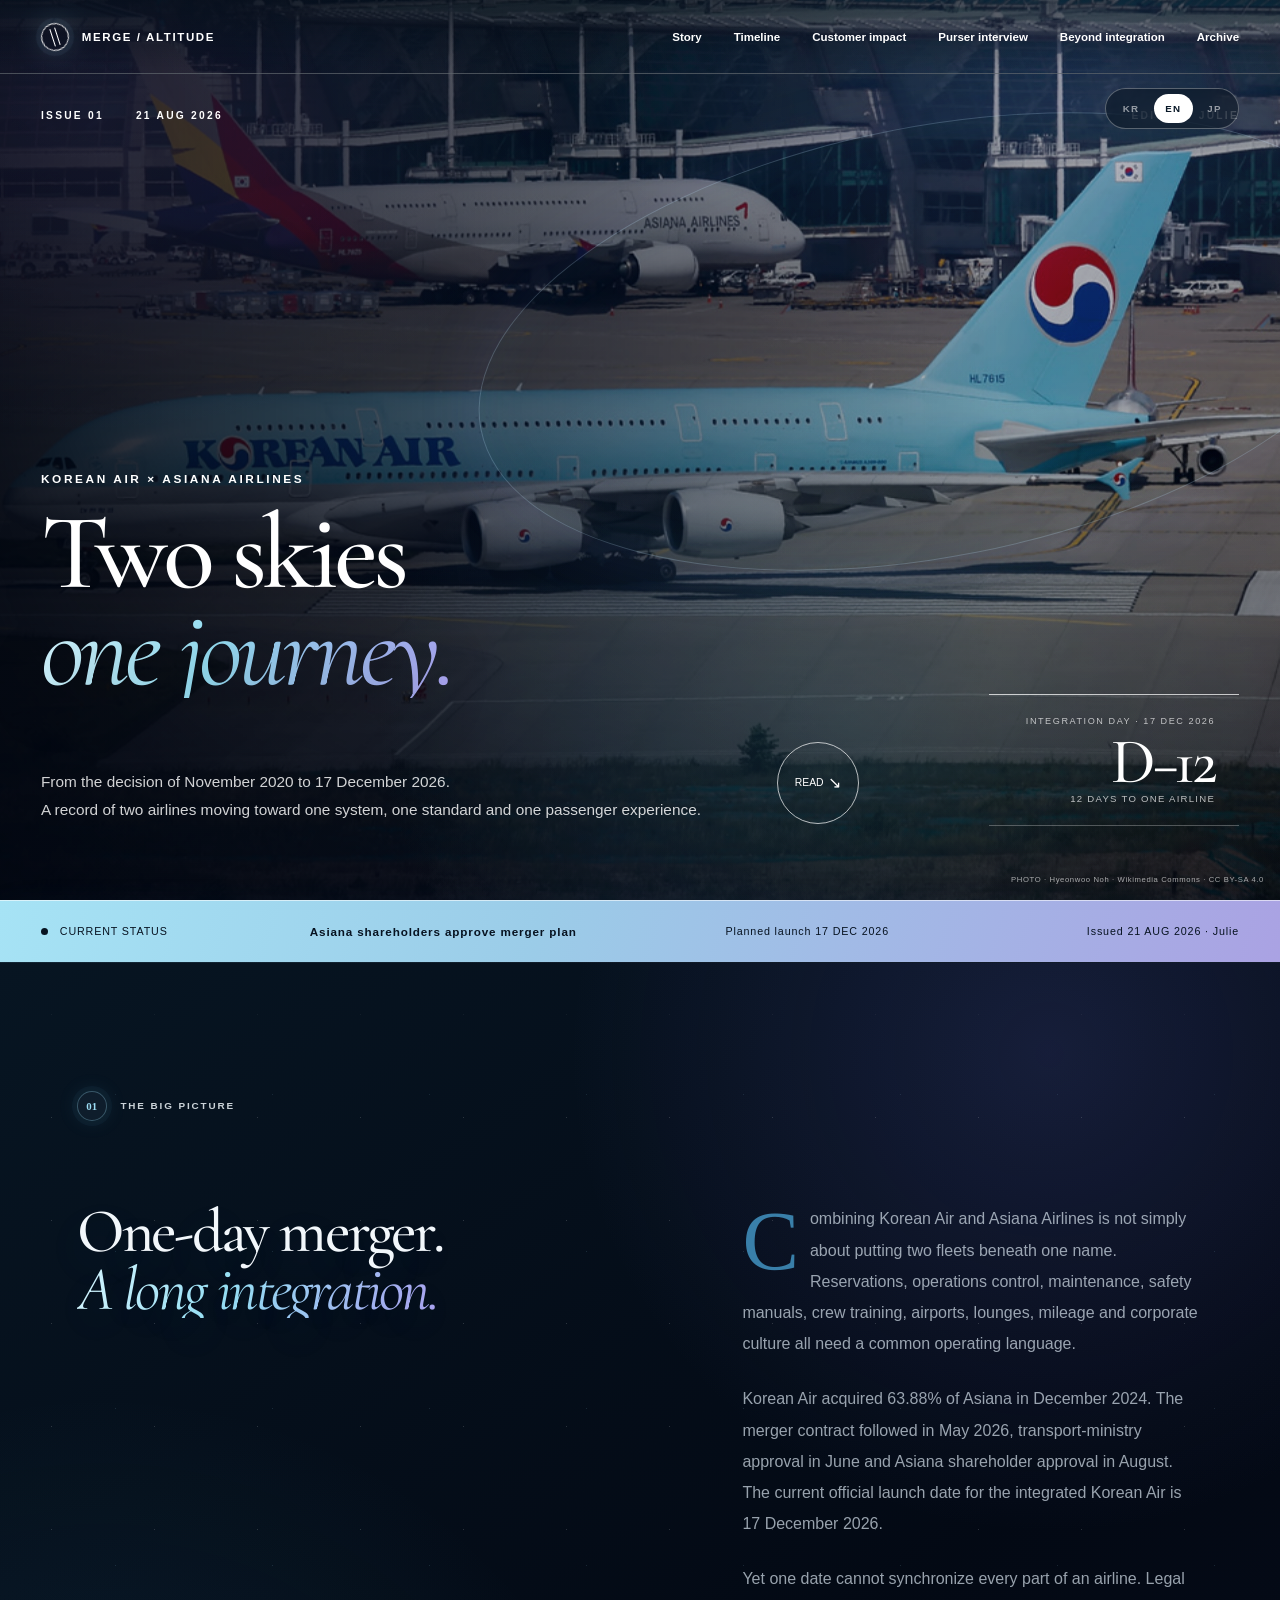
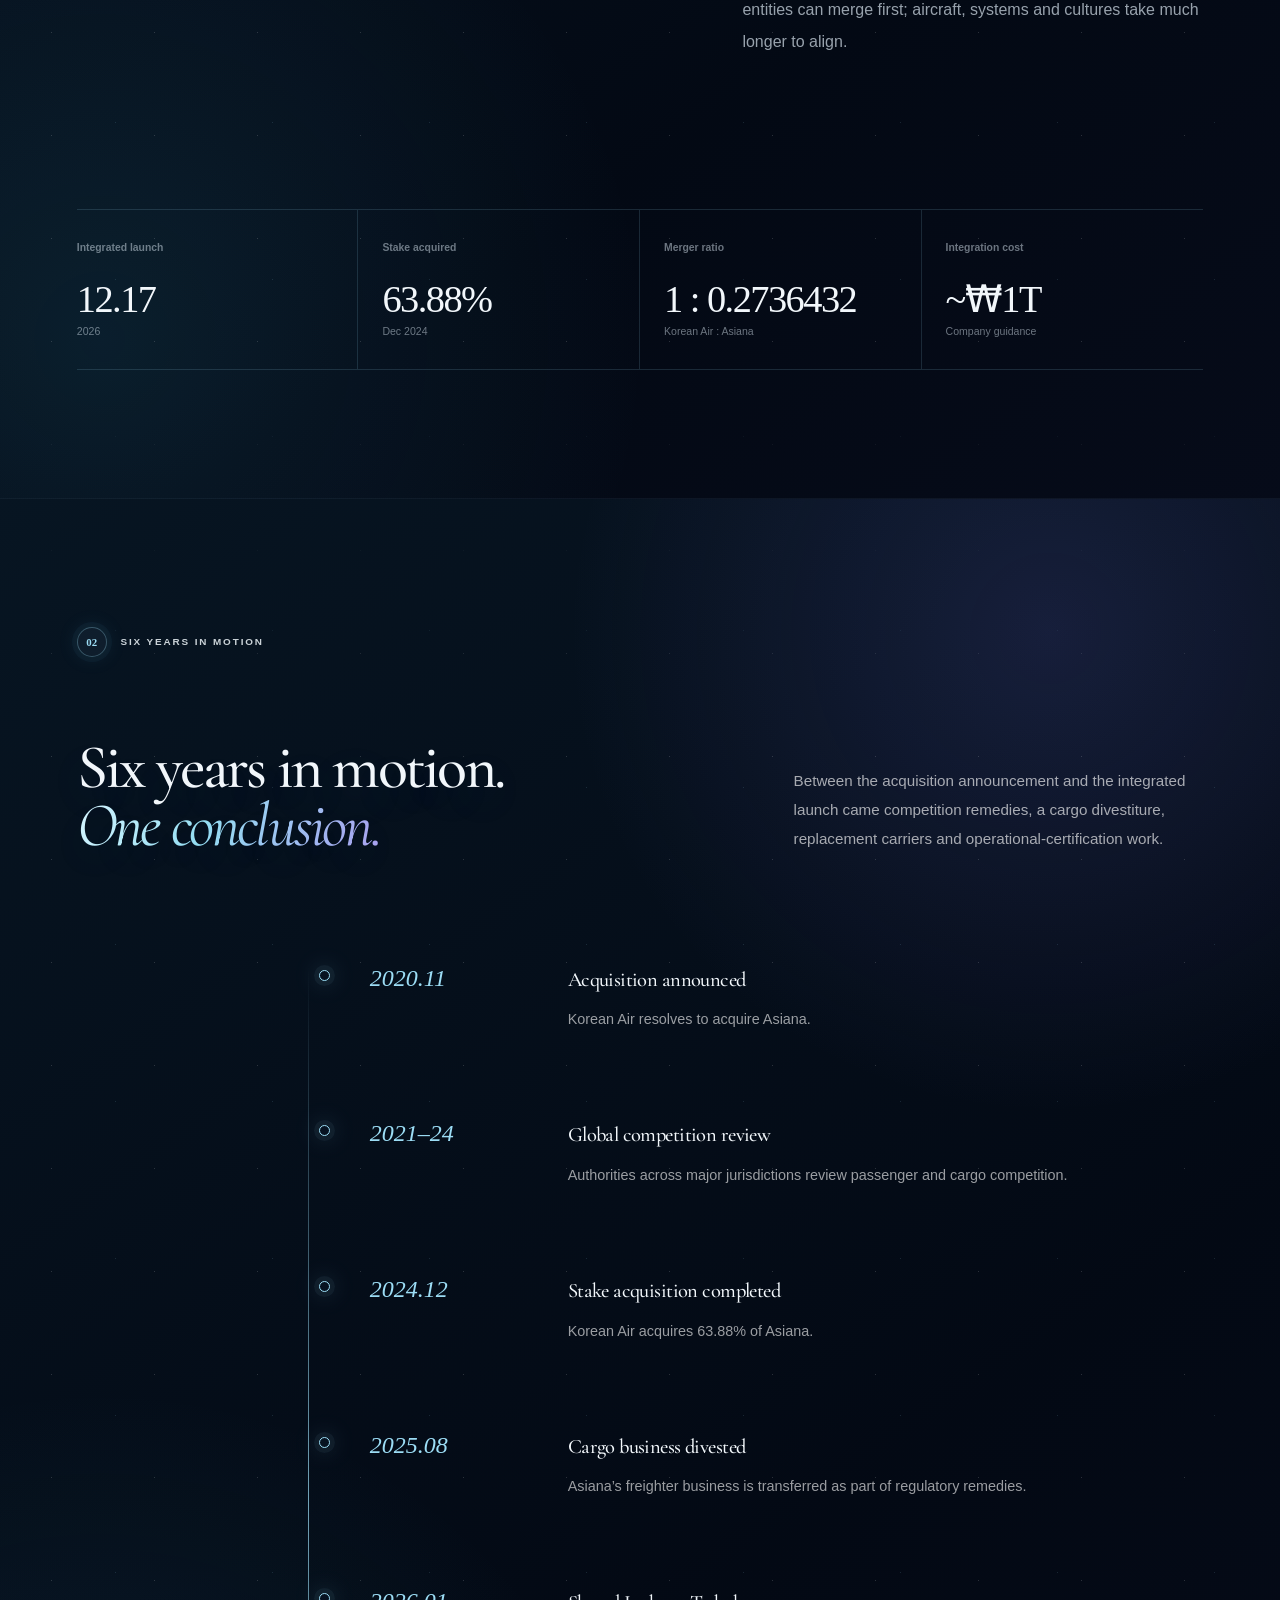
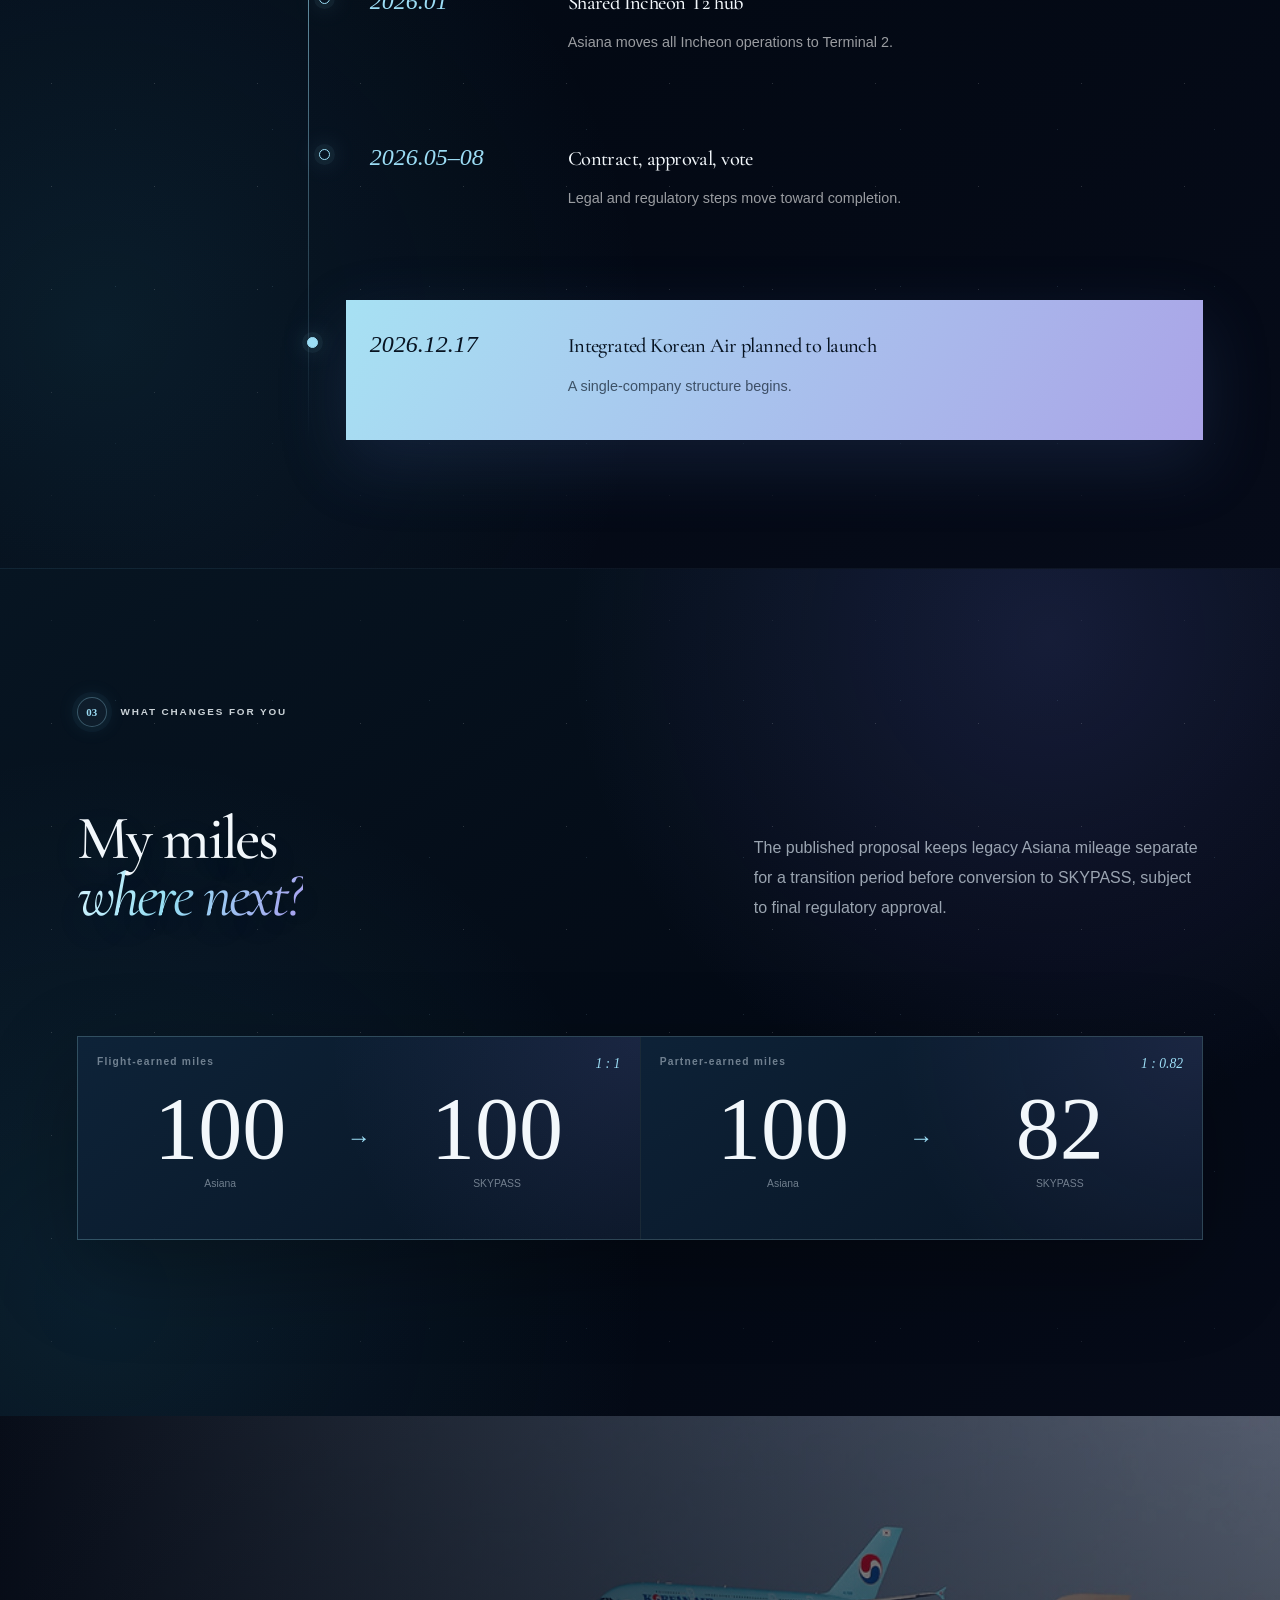
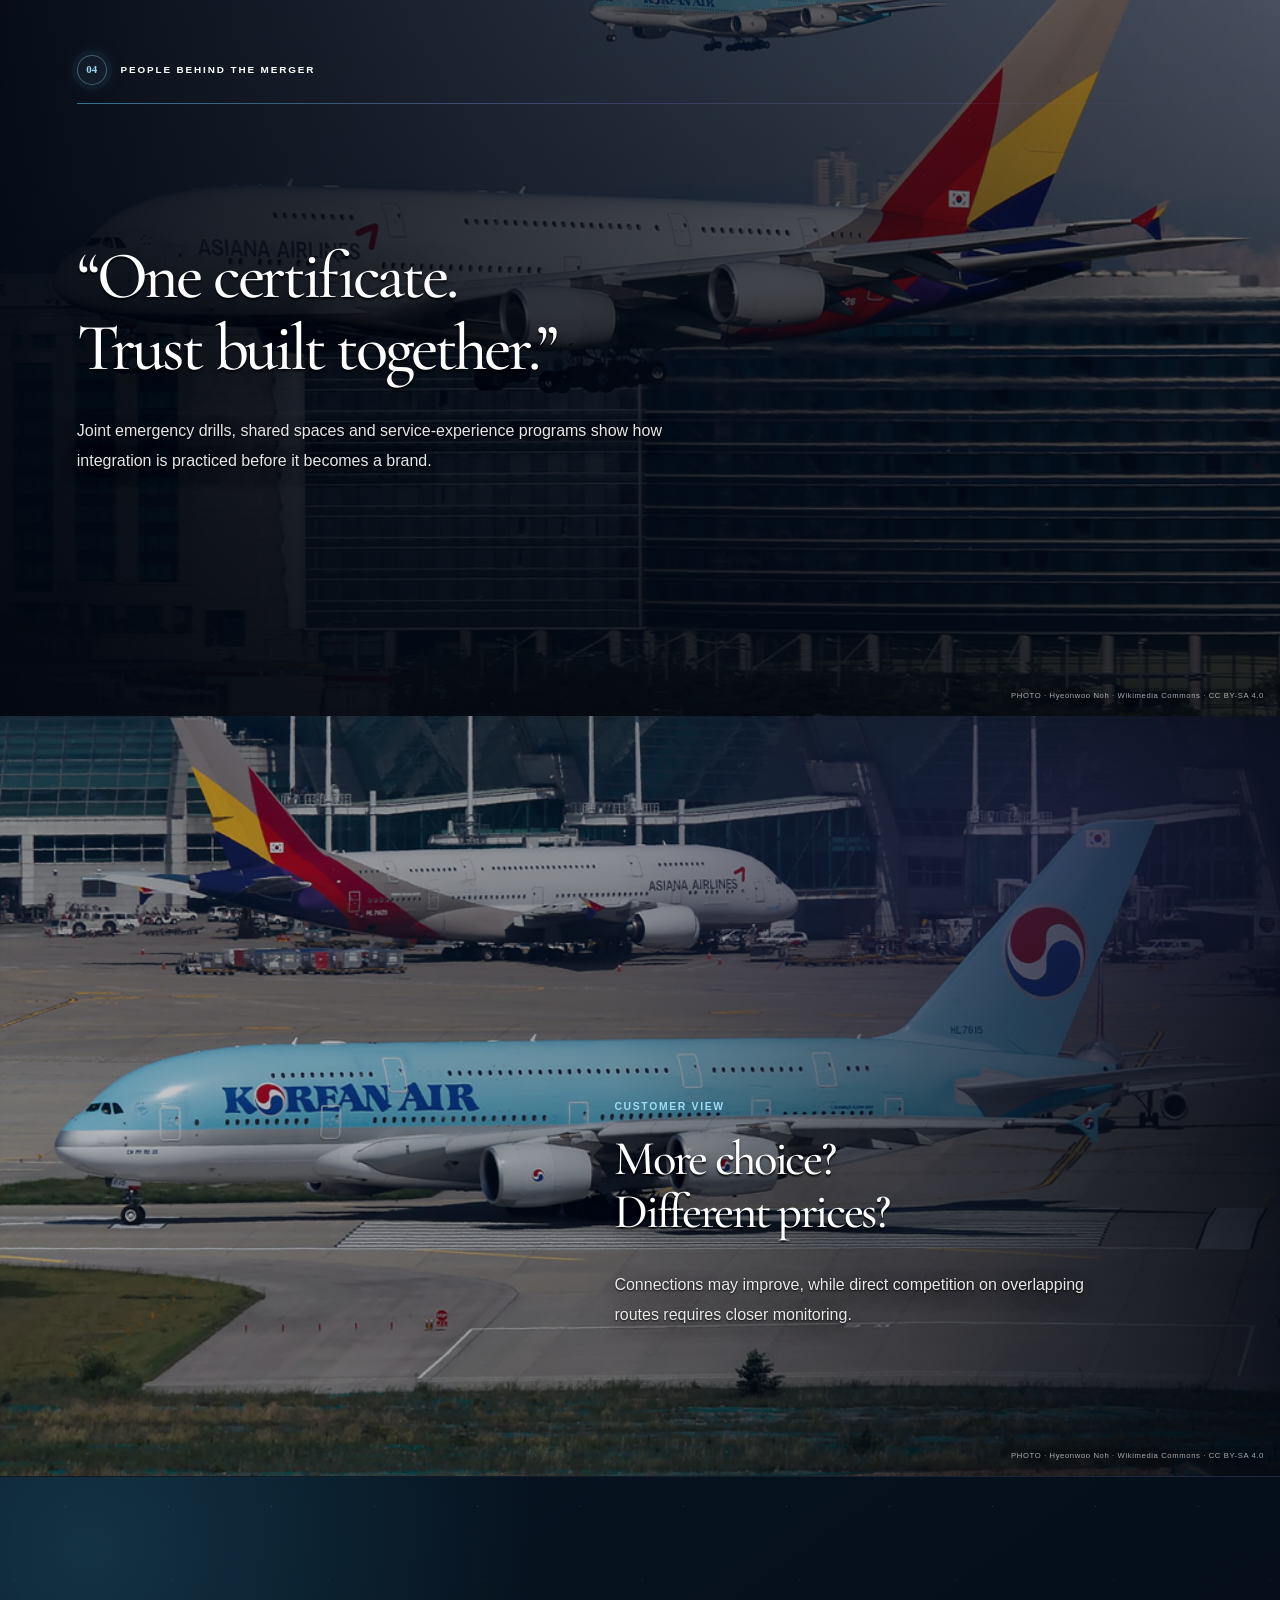
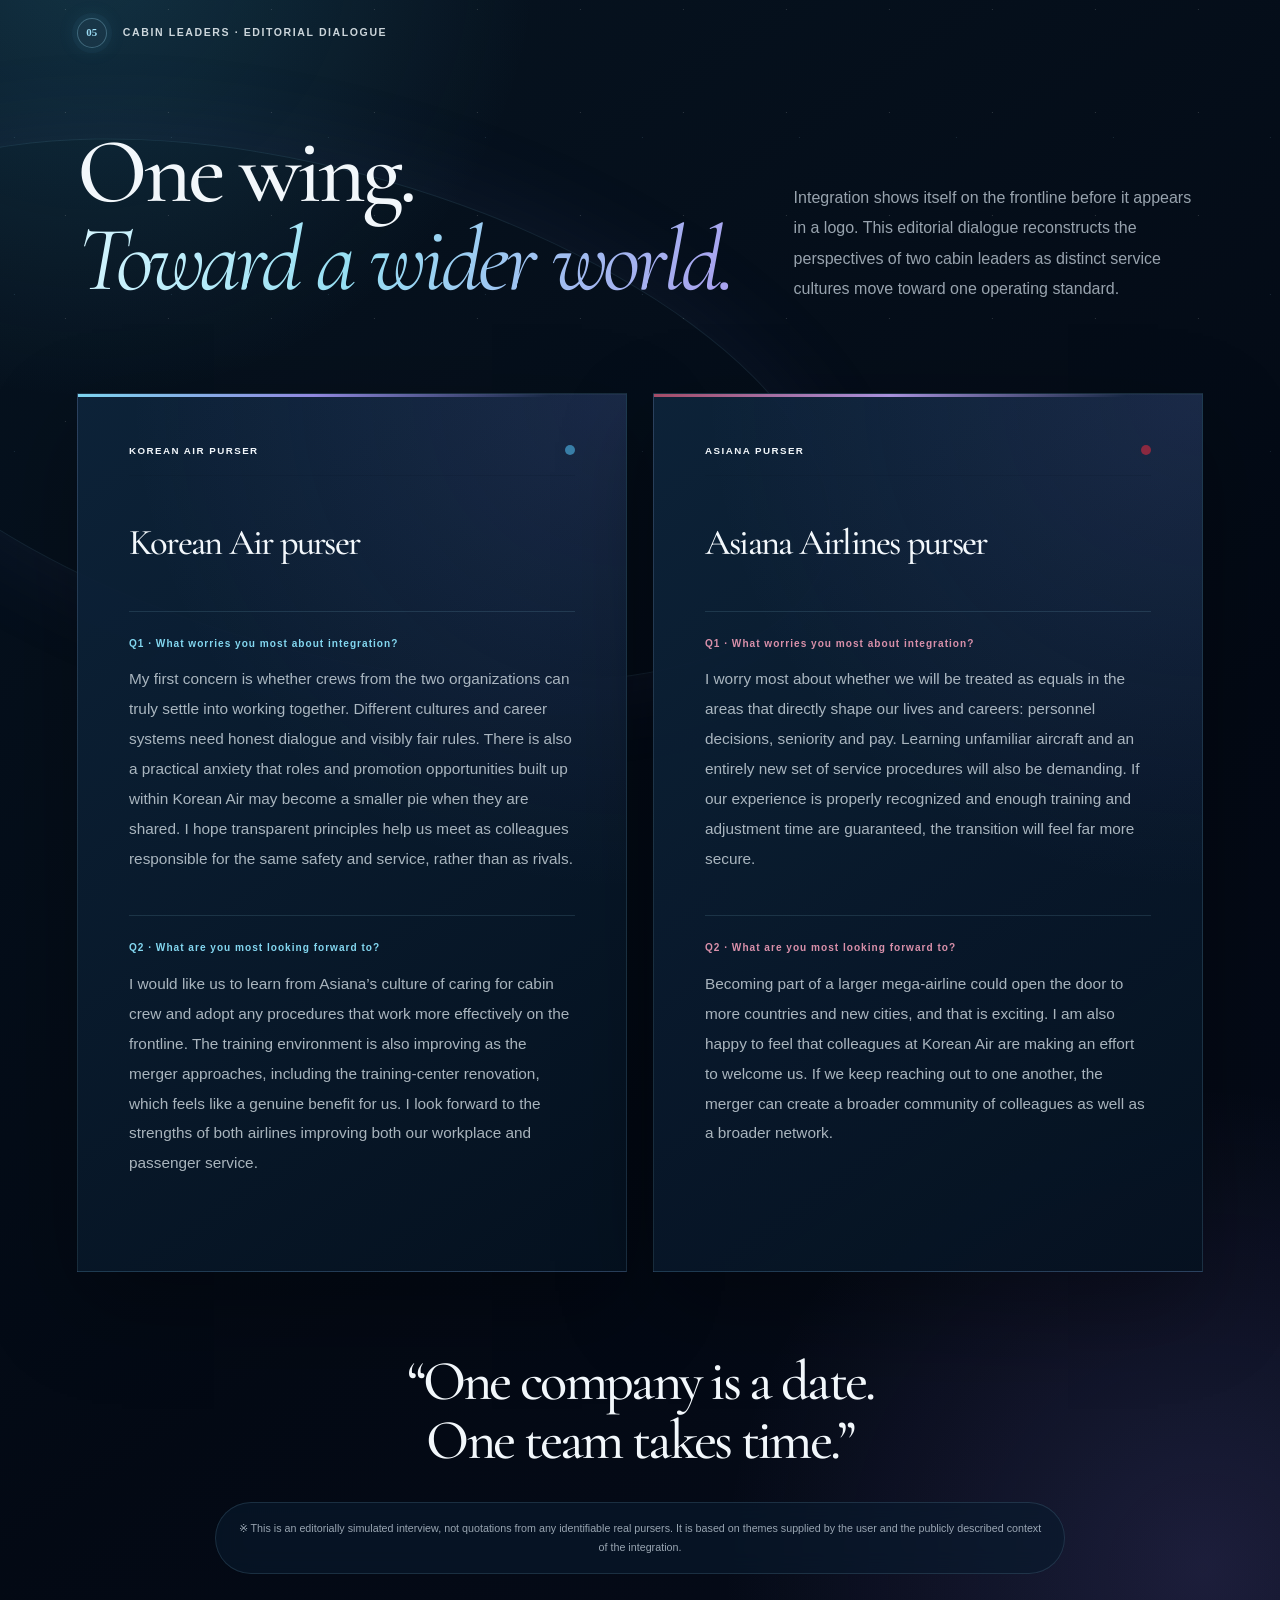
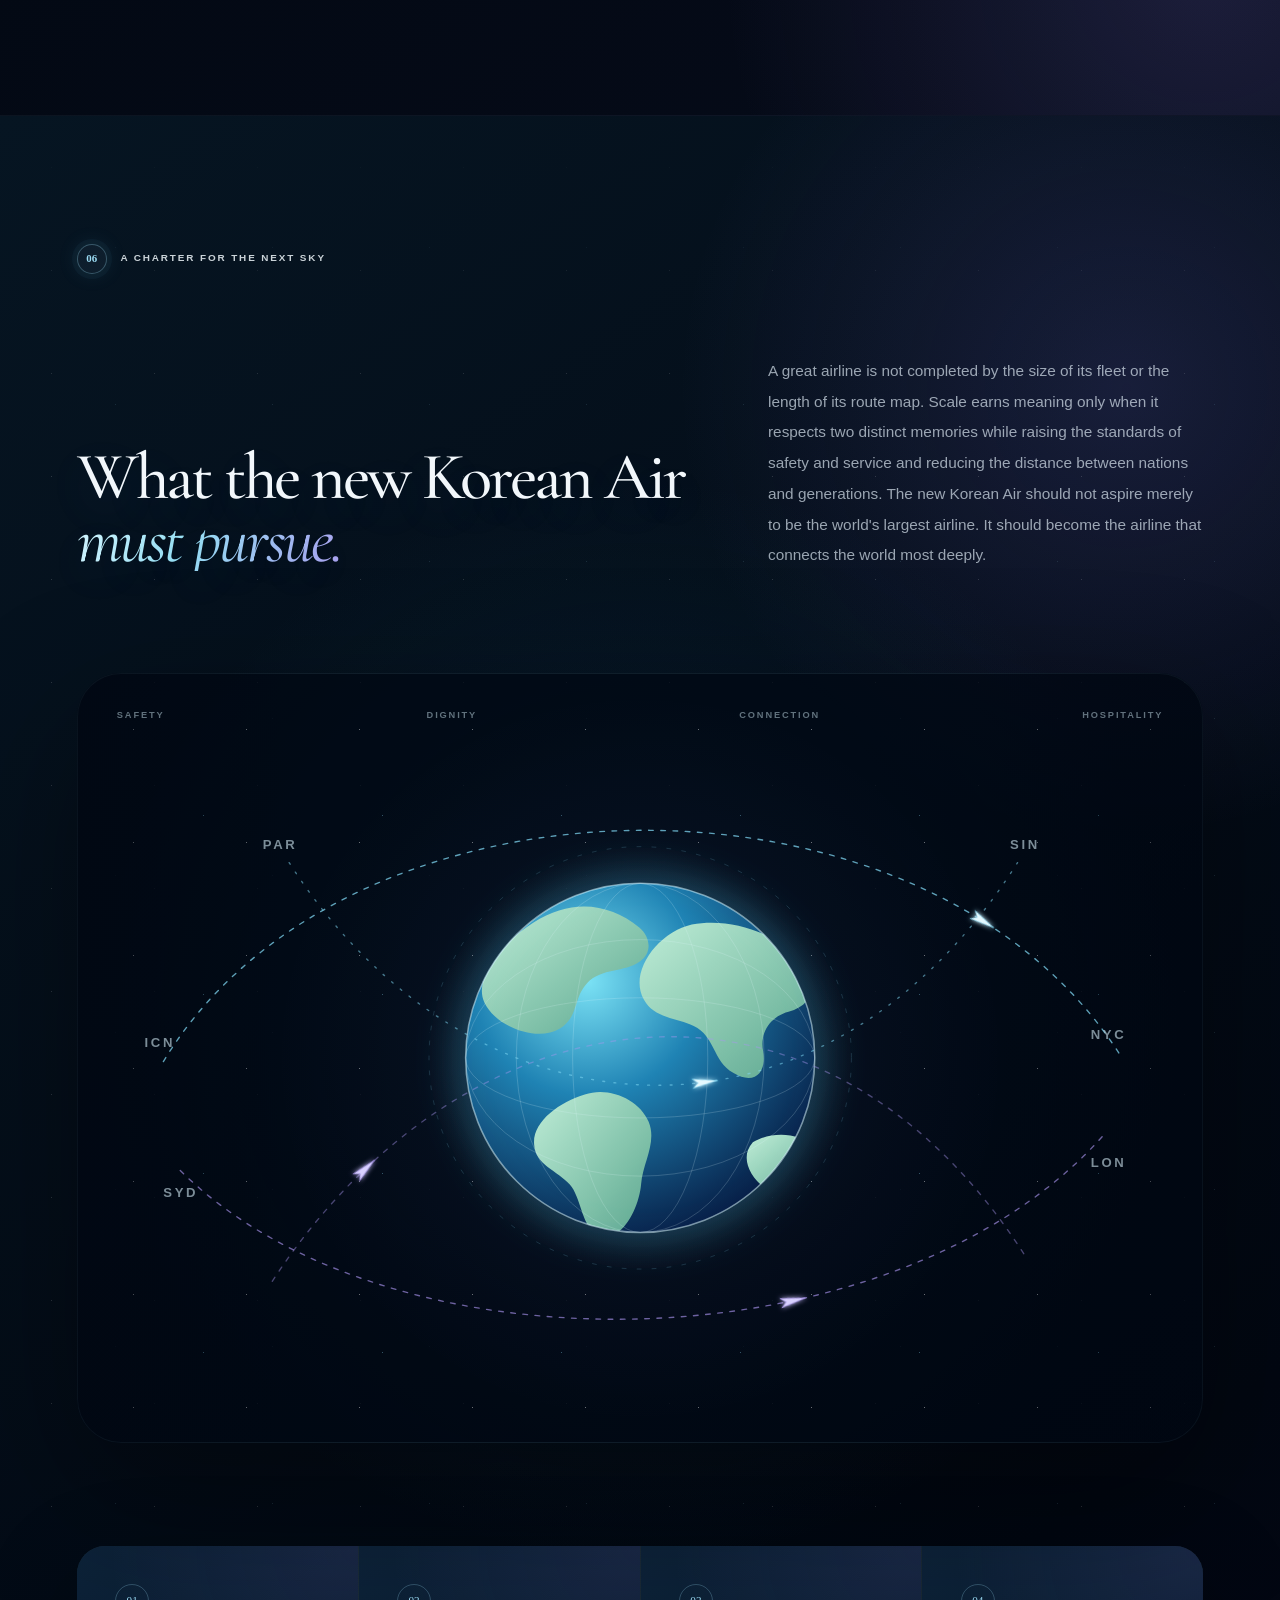
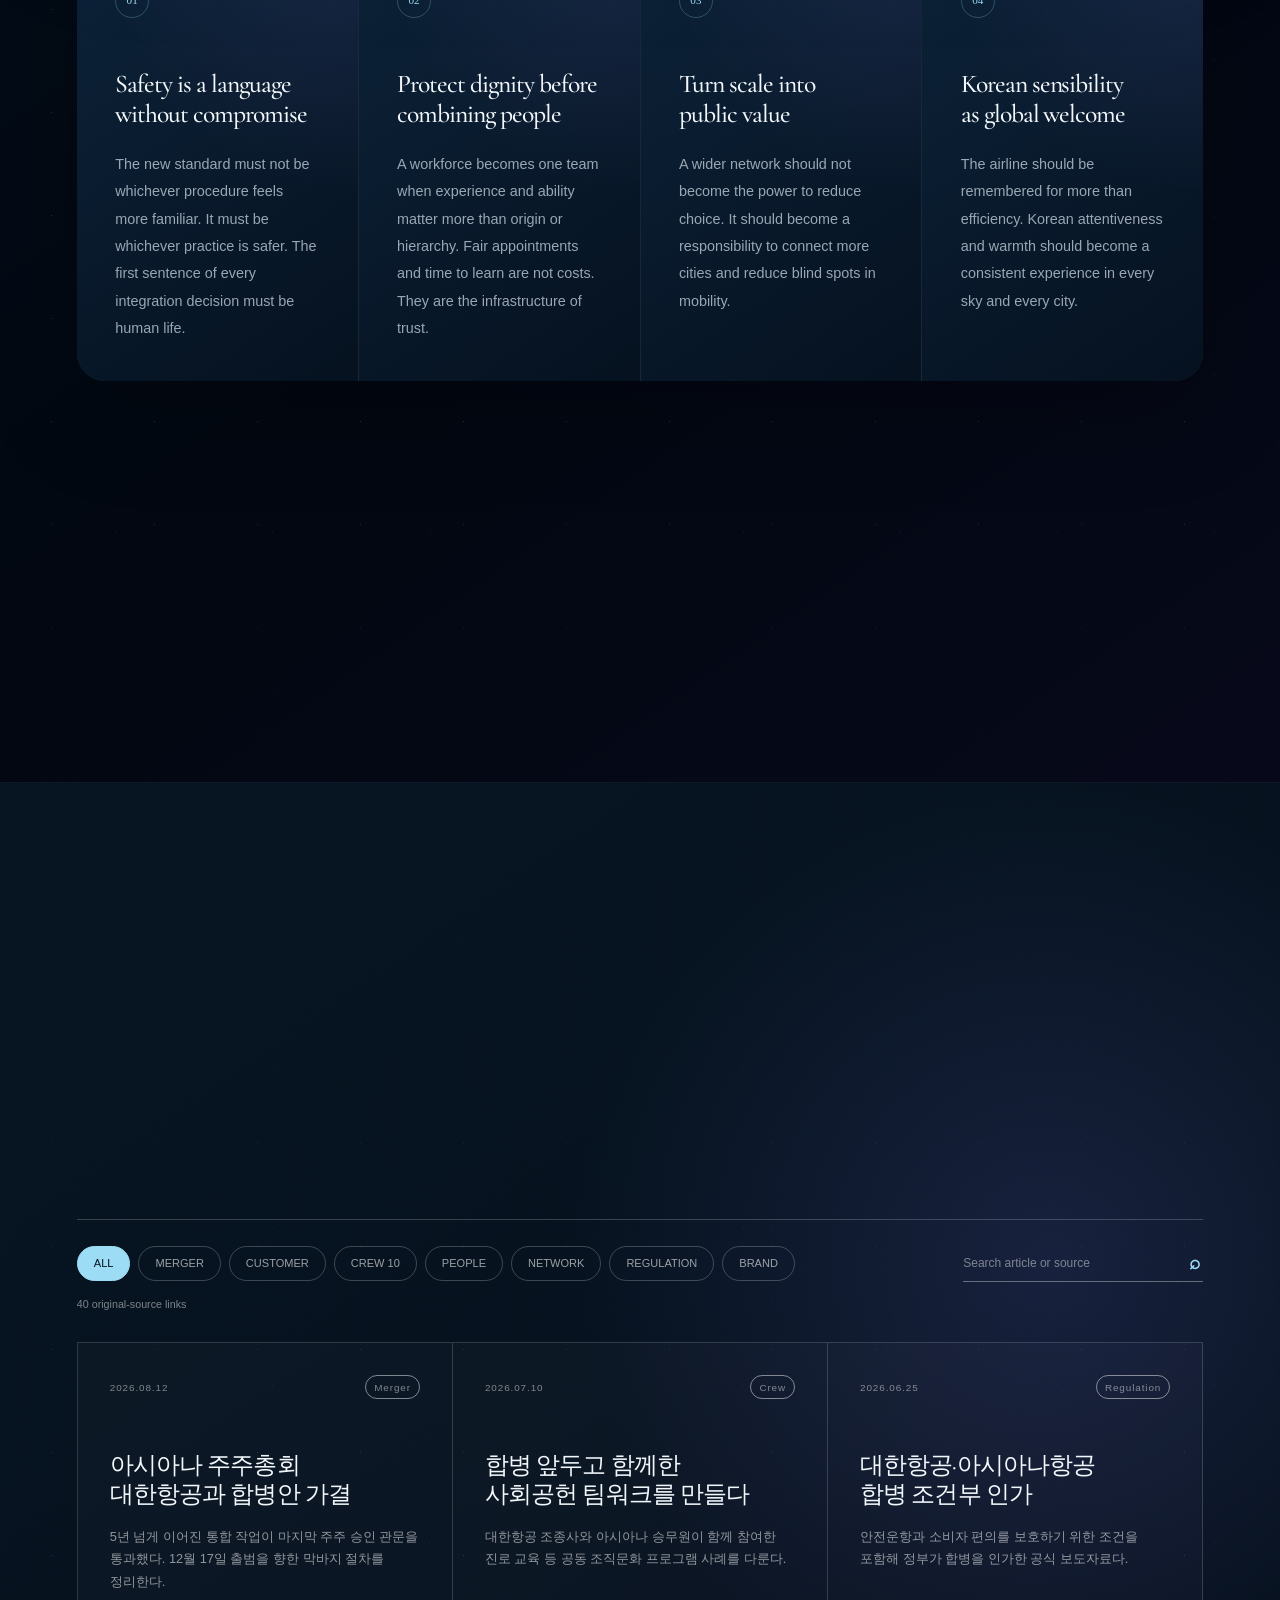
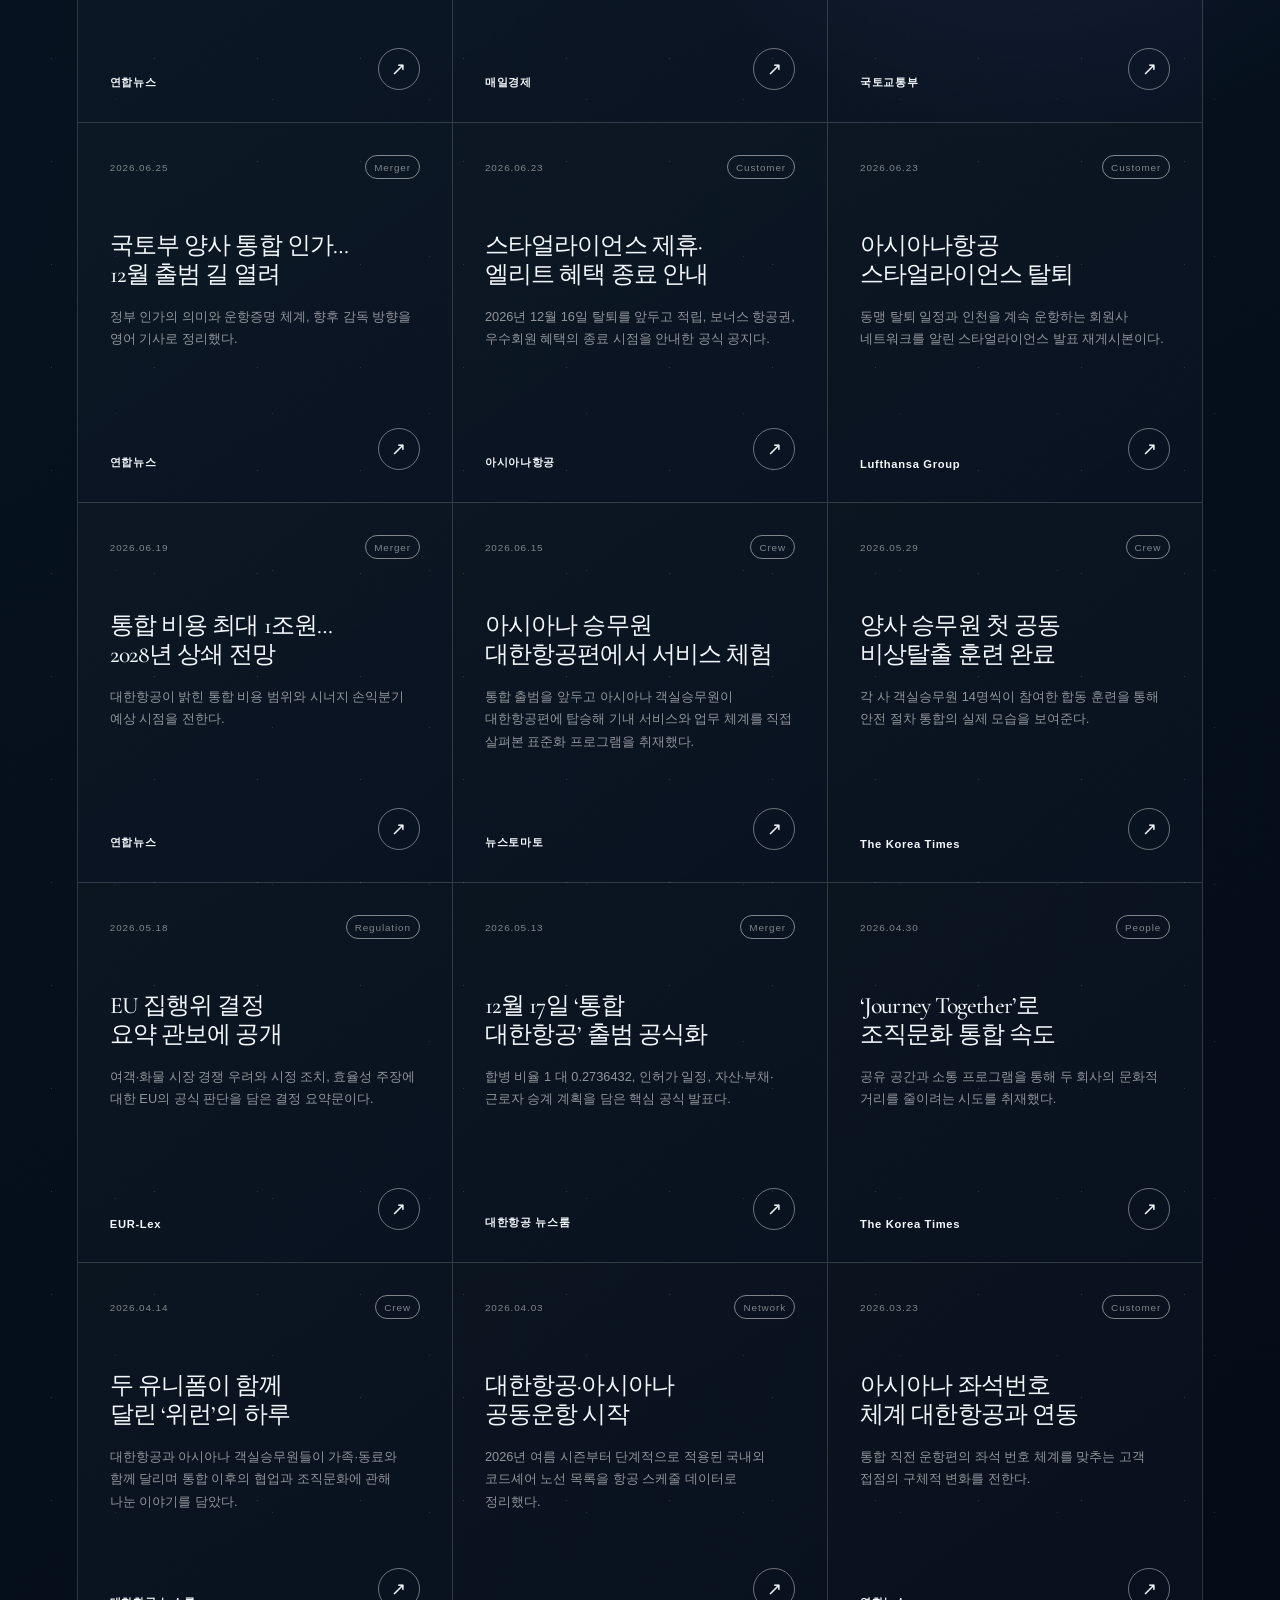
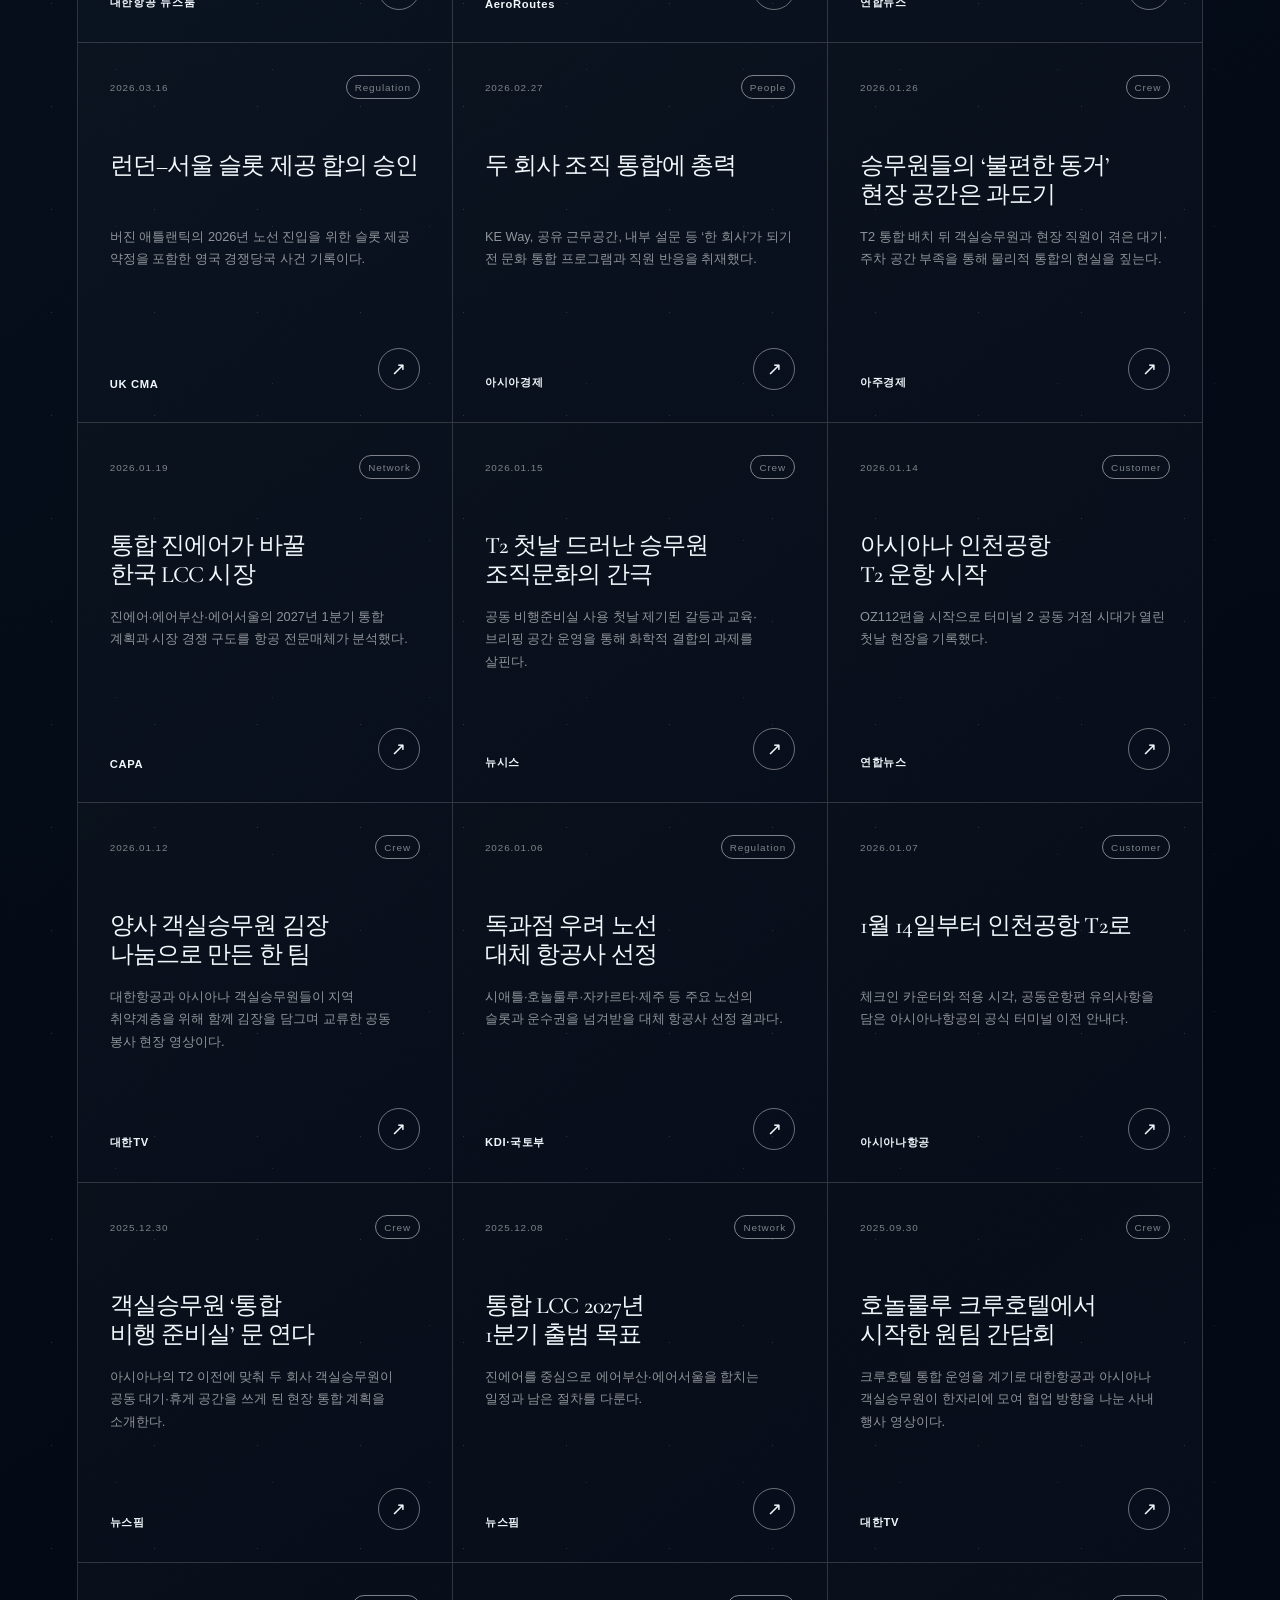
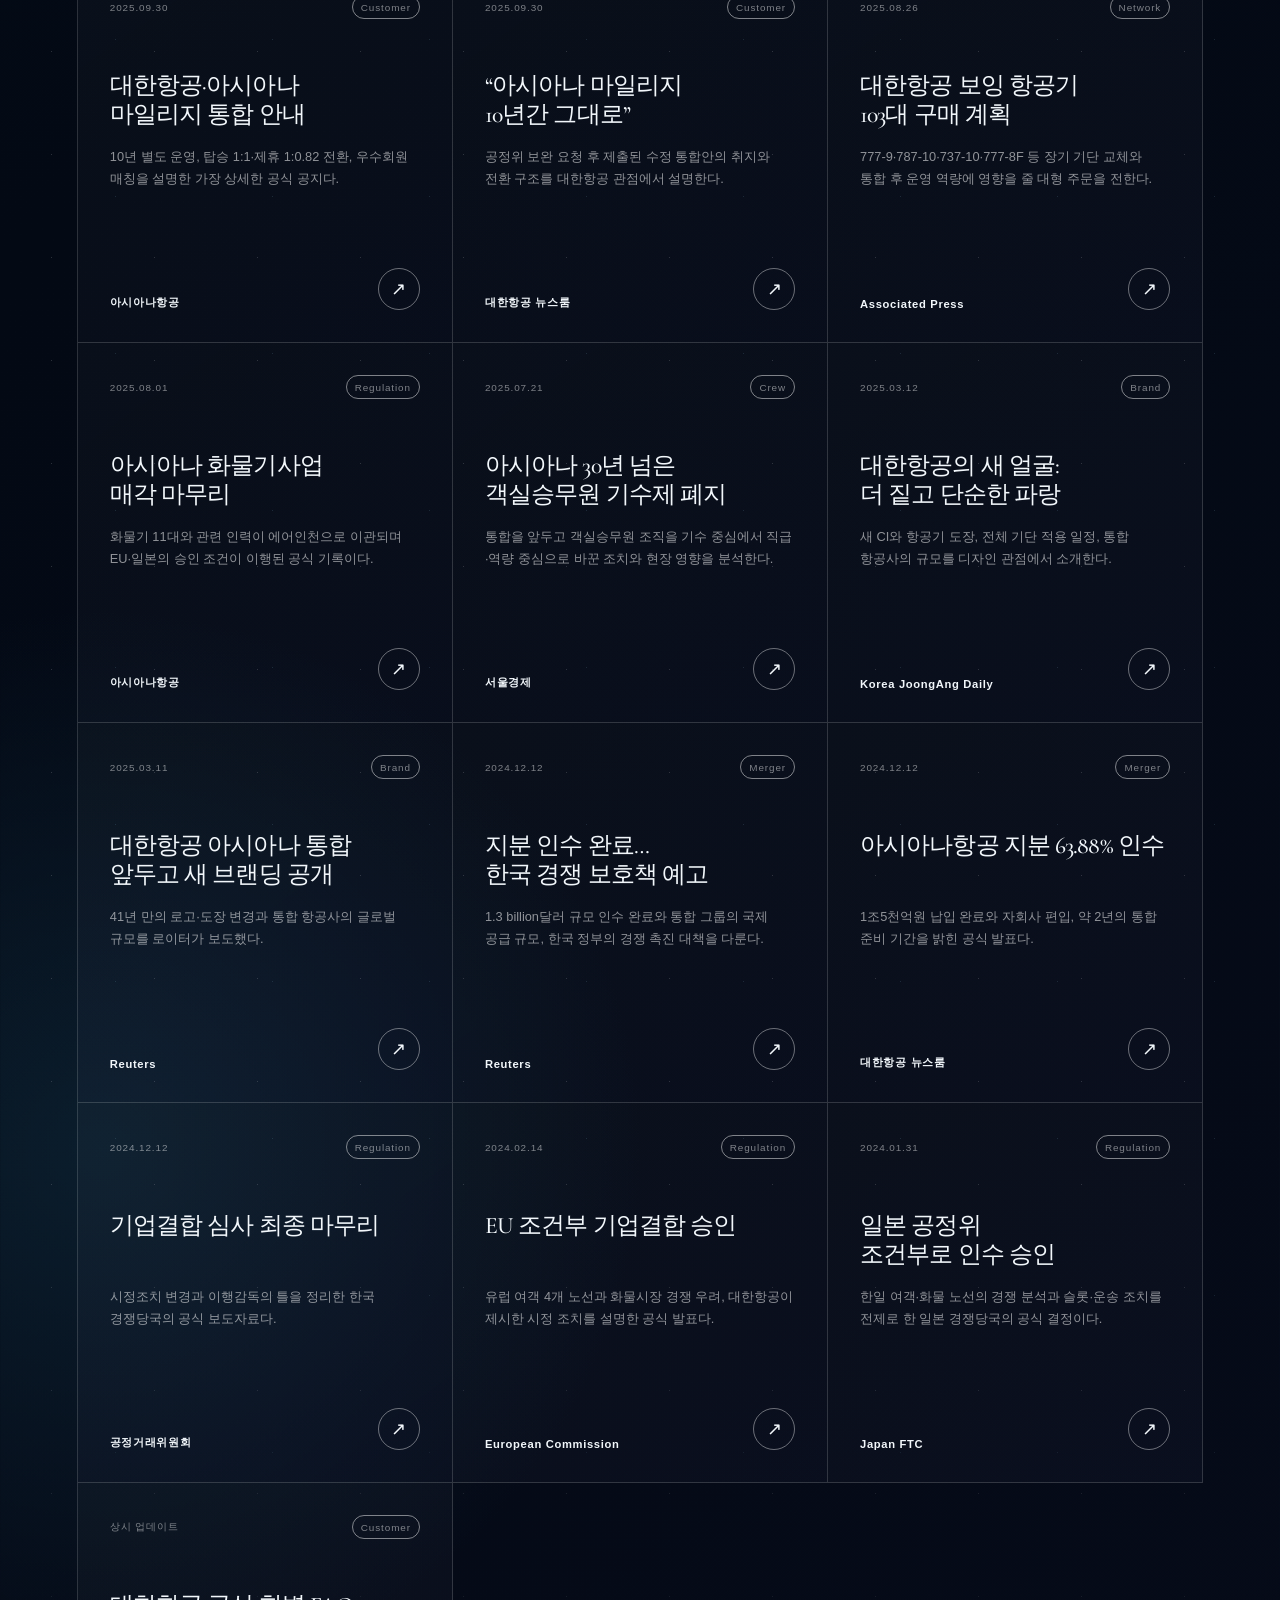
<file: en.html>
<!doctype html>
<html lang="en">
  <head>
    <meta charset="utf-8" />
    <meta name="viewport" content="width=device-width,initial-scale=1" />
    <meta name="theme-color" content="#030814" />
    <meta
      name="description"
      content="An independent editorial webzine documenting the Korean Air–Asiana Airlines integration toward 17 December 2026."
    />
    <title>Two Skies One Journey | Korean Air × Asiana</title>
    <link rel="stylesheet" href="assets/styles.css?v=20260822-1" />
    <style>
      @import url("https://fonts.googleapis.com/css2?family=Cormorant+Garamond:ital,wght@0,400;0,500;0,600;1,400;1,500&display=swap");
      :root {
        --editorial-serif: "Cormorant Garamond", Georgia, serif;
        --wine: #8b2940;
      }
      .hero h1,
      .display-title,
      .feature-copy blockquote,
      .archive-copy h2,
      .brand-sticky h2,
      .brand-copy h3,
      .purser-interview h2,
      .purser-card h3,
      .purser-quote {
        font-family: var(--editorial-serif);
        font-feature-settings:
          "kern" 1,
          "liga" 1;
        text-wrap: balance;
      }
      .hero h1 {
        font-weight: 500;
        letter-spacing: -0.045em;
        line-height: 0.94;
      }
      .display-title {
        font-weight: 500;
        letter-spacing: -0.042em;
        line-height: 0.96;
      }
      .langbar {
        position: fixed;
        z-index: 180;
        right: 3.2vw;
        top: 88px;
        display: flex;
        gap: 0.18rem;
        padding: 0.3rem;
        border: 1px solid rgba(255, 255, 255, 0.3);
        background: rgba(8, 20, 33, 0.58);
        backdrop-filter: blur(16px);
        border-radius: 999px;
        color: #fff;
      }
      .langbar a {
        padding: 0.58rem 0.72rem;
        border-radius: 999px;
        font-size: 0.61rem;
        font-weight: 800;
        letter-spacing: 0.13em;
        opacity: 0.55;
      }
      .langbar a.active {
        background: #fff;
        color: #081827;
        opacity: 1;
      }
      .hero-dday {
        position: absolute;
        z-index: 5;
        right: 3.2vw;
        bottom: 8.2vh;
        min-width: 250px;
        padding: 1.35rem 1.5rem;
        text-align: right;
        color: #fff;
        border-top: 1px solid rgba(255, 255, 255, 0.72);
        border-bottom: 1px solid rgba(255, 255, 255, 0.28);
      }
      .hero-dday small {
        display: block;
        font-size: 0.57rem;
        letter-spacing: 0.17em;
        opacity: 0.7;
      }
      .hero-dday strong {
        display: block;
        margin: 0.45rem 0 0.25rem;
        font: 500 clamp(2.9rem, 5vw, 5.7rem) / 0.86 var(--editorial-serif);
        letter-spacing: -0.05em;
      }
      .hero-dday span {
        display: block;
        font-size: 0.6rem;
        letter-spacing: 0.13em;
        opacity: 0.72;
      }
      .hero-deck {
        padding-right: min(30vw, 380px);
      }
      .photo-credit {
        position: absolute;
        z-index: 8;
        right: 1rem;
        bottom: 1rem;
        margin: 0;
        font-size: 0.48rem;
        letter-spacing: 0.08em;
        color: rgba(255, 255, 255, 0.64);
        text-align: right;
        text-shadow: 0 1px 8px rgba(0, 0, 0, 0.55);
      }
      .purser-interview {
        padding: clamp(7rem, 11vw, 11rem) 6vw;
        background: #e9e5dc;
        color: #081827;
      }
      .purser-kicker {
        display: flex;
        gap: 1rem;
        padding-bottom: 1rem;
        border-bottom: 1px solid rgba(8, 24, 39, 0.2);
        font-size: 0.66rem;
        font-weight: 800;
        letter-spacing: 0.15em;
      }
      .purser-head {
        display: grid;
        grid-template-columns: 1.2fr 0.8fr;
        gap: 8vw;
        align-items: end;
        margin: 4rem 0 5.5rem;
      }
      .purser-interview h2 {
        margin: 0;
        font-size: clamp(3.5rem, 7.2vw, 7.8rem);
        line-height: 0.9;
        font-weight: 500;
        letter-spacing: -0.055em;
      }
      .purser-interview h2 em {
        color: var(--sky-deep);
      }
      .purser-intro {
        margin: 0;
        color: #48545c;
        line-height: 1.9;
      }
      .purser-grid {
        display: grid;
        grid-template-columns: 1fr 1fr;
        gap: 1px;
        background: rgba(8, 24, 39, 0.18);
        border: 1px solid rgba(8, 24, 39, 0.18);
      }
      .purser-card {
        padding: clamp(2rem, 4vw, 4rem);
        background: var(--paper);
      }
      .purser-card.asiana {
        background: #f8f4ee;
      }
      .purser-brand {
        display: flex;
        justify-content: space-between;
        padding-bottom: 1.2rem;
        margin-bottom: 3rem;
        border-bottom: 1px solid rgba(8, 24, 39, 0.16);
        font-size: 0.61rem;
        font-weight: 800;
        letter-spacing: 0.15em;
      }
      .purser-brand i {
        width: 10px;
        height: 10px;
        border-radius: 50%;
        background: var(--sky-deep);
      }
      .asiana .purser-brand i {
        background: var(--wine);
      }
      .purser-card h3 {
        margin: 0 0 2.8rem;
        font-size: clamp(2rem, 3.4vw, 3.7rem);
        font-weight: 500;
      }
      .qa {
        margin: 0 0 2.6rem;
      }
      .qa dt {
        margin-bottom: 0.8rem;
        font-size: 0.63rem;
        font-weight: 800;
        letter-spacing: 0.1em;
        color: var(--sky-deep);
      }
      .asiana .qa dt {
        color: var(--wine);
      }
      .qa dd {
        margin: 0;
        color: #35424c;
        font-size: 0.96rem;
        line-height: 1.95;
      }
      .purser-quote {
        margin: 5rem auto 0;
        max-width: 1050px;
        text-align: center;
        font-size: clamp(2rem, 4.4vw, 5rem);
        line-height: 1.05;
      }
      .purser-note {
        margin: 2rem auto 0;
        max-width: 850px;
        text-align: center;
        color: #69727a;
        font-size: 0.67rem;
        line-height: 1.75;
      }
      @media (max-width: 900px) {
        .langbar {
          top: 76px;
          right: 4vw;
        }
        .hero-dday {
          left: 4vw;
          right: auto;
          bottom: 2rem;
          text-align: left;
        }
        .hero-deck {
          padding-right: 0;
          padding-bottom: 9rem;
        }
        .purser-head,
        .purser-grid {
          grid-template-columns: 1fr;
        }
        .purser-interview h2 {
          font-size: clamp(2.2rem, 9.5vw, 3rem);
          line-height: 1;
        }
        .purser-kicker {
          min-height: 3.5rem;
          padding-right: 8rem;
          line-height: 1.5;
        }
      }
    </style>
  </head>
  <body>
    <a class="skip-link" href="#main">Skip to content</a>
    <nav class="langbar">
      <a href="/">KR</a><a class="active" href="/en.html">EN</a
      ><a href="/ja.html">JP</a>
    </nav>
    <header class="site-header" id="top">
      <a class="masthead" href="#top"
        ><span class="masthead-mark"><i></i><i></i></span
        ><span>MERGE / ALTITUDE</span></a
      >
      <nav class="desktop-nav">
        <a href="#story">Story</a><a href="#timeline">Timeline</a
        ><a href="#impact">Customer impact</a
        ><a href="#purser-interview">Purser interview</a
        ><a href="#future">Beyond integration</a
        ><a href="#newsroom">Archive</a>
      </nav>
      <button
        class="menu-button"
        type="button"
        aria-expanded="false"
        aria-controls="mobile-nav"
      >
        <span>MENU</span><i></i>
      </button>
      <nav class="mobile-nav" id="mobile-nav" hidden>
        <a href="#story">Story</a><a href="#timeline">Timeline</a
        ><a href="#impact">Customer impact</a
        ><a href="#purser-interview">Purser interview</a
        ><a href="#future">Beyond integration</a
        ><a href="#newsroom">Archive</a>
      </nav>
    </header>
    <main id="main">
      <section class="hero">
        <img
          class="hero-image"
          src="assets/images/korean-air-asiana-a380-ground.jpg"
          alt="Korean Air and Asiana Airlines Airbus A380 aircraft at Incheon International Airport"
        />
        <div class="hero-shade"></div>
        <div class="hero-topline reveal">
          <span>ISSUE 01</span><span>21 AUG 2026</span
          ><span>EDITOR / Julie</span>
        </div>
        <div class="hero-copy">
          <p class="eyebrow reveal">KOREAN AIR × ASIANA AIRLINES</p>
          <h1 class="reveal">Two skies<br /><em>one journey.</em></h1>
          <div class="hero-deck reveal">
            <p>
              From the decision of November 2020 to 17 December 2026.<br />A
              record of two airlines moving toward one system, one standard and
              one passenger experience.
            </p>
            <a class="round-link" href="#story"><span>READ</span><b>↘</b></a>
          </div>
        </div>
        <div class="hero-dday">
          <small>INTEGRATION DAY · 17 DEC 2026</small
          ><strong id="dday">D−118</strong
          ><span id="dday-copy">118 DAYS TO ONE AIRLINE</span>
        </div>
        <p class="photo-credit">
          PHOTO · Hyeonwoo Noh ·
          <a
            href="https://commons.wikimedia.org/wiki/File:Korean_Air_and_Asiana_Airlines_Airbus_A380_at_Incheon_Airport.jpg"
            target="_blank"
            rel="license noopener"
            >Wikimedia Commons · CC BY-SA 4.0</a
          >
        </p>
      </section>
      <aside class="status-bar">
        <p><span class="pulse"></span> CURRENT STATUS</p>
        <strong>Asiana shareholders approve merger plan</strong>
        <p>Planned launch <time datetime="2026-12-17">17 DEC 2026</time></p>
        <p>Issued <time datetime="2026-08-21">21 AUG 2026</time> · Julie</p>
      </aside>
      <section class="opening dark-section section-pad" id="story">
        <div class="section-kicker reveal"><span>01</span> THE BIG PICTURE</div>
        <div class="opening-grid">
          <h2 class="display-title reveal">
            One-day merger.<br /><em>A long integration.</em>
          </h2>
          <div class="opening-copy reveal">
            <p class="dropcap">
              Combining Korean Air and Asiana Airlines is not simply about
              putting two fleets beneath one name. Reservations, operations
              control, maintenance, safety manuals, crew training, airports,
              lounges, mileage and corporate culture all need a common operating
              language.
            </p>
            <p>
              Korean Air acquired 63.88% of Asiana in December 2024. The merger
              contract followed in May 2026, transport-ministry approval in June
              and Asiana shareholder approval in August. The current official
              launch date for the integrated Korean Air is 17 December 2026.
            </p>
            <p>
              Yet one date cannot synchronize every part of an airline. Legal
              entities can merge first; aircraft, systems and cultures take much
              longer to align.
            </p>
          </div>
        </div>
        <div class="fact-ribbon reveal">
          <article>
            <small>Integrated launch</small><strong>12.17</strong>
            <p>2026</p>
          </article>
          <article>
            <small>Stake acquired</small><strong>63.88%</strong>
            <p>Dec 2024</p>
          </article>
          <article>
            <small>Merger ratio</small><strong>1 : 0.2736432</strong>
            <p>Korean Air : Asiana</p>
          </article>
          <article>
            <small>Integration cost</small><strong>~₩1T</strong>
            <p>Company guidance</p>
          </article>
        </div>
      </section>
      <section class="chapter dark-section" id="timeline">
        <div class="section-pad">
          <div class="section-kicker light reveal">
            <span>02</span> SIX YEARS IN MOTION
          </div>
          <div class="timeline-heading">
            <h2 class="display-title reveal">
              Six years in motion.<br /><em>One conclusion.</em>
            </h2>
            <p class="reveal">
              Between the acquisition announcement and the integrated launch
              came competition remedies, a cargo divestiture, replacement
              carriers and operational-certification work.
            </p>
          </div>
          <ol class="timeline">
            <li>
              <time>2020.11</time>
              <div>
                <strong>Acquisition announced</strong>
                <p>Korean Air resolves to acquire Asiana.</p>
              </div>
            </li>
            <li>
              <time>2021–24</time>
              <div>
                <strong>Global competition review</strong>
                <p>
                  Authorities across major jurisdictions review passenger and
                  cargo competition.
                </p>
              </div>
            </li>
            <li>
              <time>2024.12</time>
              <div>
                <strong>Stake acquisition completed</strong>
                <p>Korean Air acquires 63.88% of Asiana.</p>
              </div>
            </li>
            <li>
              <time>2025.08</time>
              <div>
                <strong>Cargo business divested</strong>
                <p>
                  Asiana’s freighter business is transferred as part of
                  regulatory remedies.
                </p>
              </div>
            </li>
            <li>
              <time>2026.01</time>
              <div>
                <strong>Shared Incheon T2 hub</strong>
                <p>Asiana moves all Incheon operations to Terminal 2.</p>
              </div>
            </li>
            <li>
              <time>2026.05–08</time>
              <div>
                <strong>Contract, approval, vote</strong>
                <p>Legal and regulatory steps move toward completion.</p>
              </div>
            </li>
            <li class="future">
              <time>2026.12.17</time>
              <div>
                <strong>Integrated Korean Air planned to launch</strong>
                <p>A single-company structure begins.</p>
              </div>
            </li>
          </ol>
        </div>
      </section>
      <section class="mileage dark-section section-pad" id="impact">
        <div class="section-kicker reveal">
          <span>03</span> WHAT CHANGES FOR YOU
        </div>
        <div class="mileage-intro">
          <h2 class="display-title reveal">My miles<br /><em>where next?</em></h2>
          <p class="reveal">
            The published proposal keeps legacy Asiana mileage separate for a
            transition period before conversion to SKYPASS, subject to final
            regulatory approval.
          </p>
        </div>
        <div class="ratio-board reveal">
          <article>
            <small>Flight-earned miles</small>
            <div><strong>100</strong><span>Asiana</span></div>
            <b>→</b>
            <div><strong>100</strong><span>SKYPASS</span></div>
            <em>1 : 1</em>
          </article>
          <article>
            <small>Partner-earned miles</small>
            <div><strong>100</strong><span>Asiana</span></div>
            <b>→</b>
            <div><strong>82</strong><span>SKYPASS</span></div>
            <em>1 : 0.82</em>
          </article>
        </div>
      </section>
      <section class="people feature-image-section">
        <img
          src="assets/images/korean-air-asiana-a380-finals.jpg"
          alt="Asiana Airlines and Korean Air Airbus A380 aircraft approaching Incheon together"
        />
        <div class="feature-overlay"></div>
        <div class="feature-copy section-pad">
          <div class="section-kicker light reveal">
            <span>04</span> PEOPLE BEHIND THE MERGER
          </div>
          <blockquote class="reveal">
            “One certificate.<br />Trust built together.”
          </blockquote>
          <p class="reveal">
            Joint emergency drills, shared spaces and service-experience
            programs show how integration is practiced before it becomes a
            brand.
          </p>
        </div>
        <p class="photo-credit">
          PHOTO · Hyeonwoo Noh ·
          <a
            href="https://commons.wikimedia.org/wiki/File:Asiana_Airlines_and_Korean_Air_Airbus_A380s_on_finals_at_Seoul_Incheon.jpg"
            target="_blank"
            rel="license noopener"
            >Wikimedia Commons · CC BY-SA 4.0</a
          >
        </p>
      </section>
      <section class="passenger feature-image-section">
        <img
          src="assets/images/korean-air-asiana-a380-ground.jpg"
          alt="Korean Air and Asiana Airlines Airbus A380 aircraft together at Incheon"
        />
        <div class="feature-overlay passenger-shade"></div>
        <div class="passenger-quote reveal">
          <span>CUSTOMER VIEW</span>
          <blockquote>More choice?<br />Different prices?</blockquote>
          <p>
            Connections may improve, while direct competition on overlapping
            routes requires closer monitoring.
          </p>
        </div>
        <p class="photo-credit">
          PHOTO · Hyeonwoo Noh ·
          <a
            href="https://commons.wikimedia.org/wiki/File:Korean_Air_and_Asiana_Airlines_Airbus_A380_at_Incheon_Airport.jpg"
            target="_blank"
            rel="license noopener"
            >Wikimedia Commons · CC BY-SA 4.0</a
          >
        </p>
      </section>
      <section class="purser-interview dark-section" id="purser-interview">
        <div class="purser-kicker">
          <span>05</span>CABIN LEADERS · EDITORIAL DIALOGUE
        </div>
        <div class="purser-head">
          <h2>One wing.<br /><em>Toward a wider world.</em></h2>
          <p class="purser-intro">
            Integration shows itself on the frontline before it appears in a
            logo. This editorial dialogue reconstructs the perspectives of two
            cabin leaders as distinct service cultures move toward one operating
            standard.
          </p>
        </div>
        <div class="purser-grid">
          <article class="purser-card">
            <div class="purser-brand">
              <span>KOREAN AIR PURSER</span><i></i>
            </div>
            <h3>Korean Air purser</h3>
            <dl class="qa">
              <dt>Q1 · What worries you most about integration?</dt>
              <dd>
                My first concern is whether crews from the two organizations can
                truly settle into working together. Different cultures and career
                systems need honest dialogue and visibly fair rules. There is also
                a practical anxiety that roles and promotion opportunities built
                up within Korean Air may become a smaller pie when they are shared.
                I hope transparent principles help us meet as colleagues responsible
                for the same safety and service, rather than as rivals.
              </dd>
            </dl>
            <dl class="qa">
              <dt>Q2 · What are you most looking forward to?</dt>
              <dd>
                I would like us to learn from Asiana’s culture of caring for cabin
                crew and adopt any procedures that work more effectively on the
                frontline. The training environment is also improving as the merger
                approaches, including the training-center renovation, which feels
                like a genuine benefit for us. I look forward to the strengths of
                both airlines improving both our workplace and passenger service.
              </dd>
            </dl>
          </article>
          <article class="purser-card asiana">
            <div class="purser-brand"><span>ASIANA PURSER</span><i></i></div>
            <h3>Asiana Airlines purser</h3>
            <dl class="qa">
              <dt>Q1 · What worries you most about integration?</dt>
              <dd>
                I worry most about whether we will be treated as equals in the areas
                that directly shape our lives and careers: personnel decisions,
                seniority and pay. Learning unfamiliar aircraft and an entirely new
                set of service procedures will also be demanding. If our experience
                is properly recognized and enough training and adjustment time are
                guaranteed, the transition will feel far more secure.
              </dd>
            </dl>
            <dl class="qa">
              <dt>Q2 · What are you most looking forward to?</dt>
              <dd>
                Becoming part of a larger mega-airline could open the door to more
                countries and new cities, and that is exciting. I am also happy to
                feel that colleagues at Korean Air are making an effort to welcome
                us. If we keep reaching out to one another, the merger can create a
                broader community of colleagues as well as a broader network.
              </dd>
            </dl>
          </article>
        </div>
        <blockquote class="purser-quote">
          “One company is a date.<br />One team takes time.”
        </blockquote>
        <p class="purser-note">
          ※ This is an editorially simulated interview, not quotations from any
          identifiable real pursers. It is based on themes supplied by the user and
          the publicly described context of the integration.
        </p>
      </section>
      <section
        class="future-manifesto dark-section section-pad"
        id="future"
        aria-labelledby="future-title"
      >
        <div class="section-kicker light reveal">
          <span>06</span> A CHARTER FOR THE NEXT SKY
        </div>
        <div class="manifesto-head">
          <h2 id="future-title" class="display-title reveal">
            What the new Korean Air<br /><em>must pursue.</em>
          </h2>
          <p class="reveal">
            A great airline is not completed by the size of its fleet or the length
            of its route map. Scale earns meaning only when it respects two distinct
            memories while raising the standards of safety and service and reducing
            the distance between nations and generations. The new Korean Air should
            not aspire merely to be the world's largest airline. It should become
            the airline that connects the world most deeply.
          </p>
        </div>
        <div
          class="orbit-stage reveal"
          role="img"
          aria-label="Aircraft and flight routes moving in both directions around Earth"
        >
          <svg class="orbit-scene" viewBox="0 0 1200 820" aria-hidden="true">
            <defs>
              <radialGradient id="earth-ocean-en" cx="35%" cy="28%" r="78%">
                <stop offset="0" stop-color="#7be2f5" />
                <stop offset="0.42" stop-color="#1f83b4" />
                <stop offset="1" stop-color="#061b43" />
              </radialGradient>
              <linearGradient id="earth-land-en" x1="0" x2="1" y1="0" y2="1">
                <stop offset="0" stop-color="#b7f0d5" />
                <stop offset="1" stop-color="#4eaa8c" />
              </linearGradient>
              <clipPath id="earth-clip-en"><circle cx="600" cy="410" r="186" /></clipPath>
              <filter id="earth-glow-en" x="-60%" y="-60%" width="220%" height="220%">
                <feGaussianBlur stdDeviation="18" />
              </filter>
              <filter id="plane-glow-en" x="-100%" y="-100%" width="300%" height="300%">
                <feGaussianBlur stdDeviation="3" result="blur" />
                <feMerge><feMergeNode in="blur" /><feMergeNode in="SourceGraphic" /></feMerge>
              </filter>
            </defs>
            <circle class="earth-halo" cx="600" cy="410" r="225" />
            <circle class="earth-glow" cx="600" cy="410" r="202" filter="url(#earth-glow-en)" />
            <circle cx="600" cy="410" r="186" fill="url(#earth-ocean-en)" />
            <g clip-path="url(#earth-clip-en)" class="earth-surface">
              <path d="M486 266c42-27 82-20 113 5 12 10 14 27 1 36-18 13-42 6-58 25-13 15-8 35-28 47-23 14-67-1-80-28-12-25 18-64 52-85Z" fill="url(#earth-land-en)" />
              <path d="M655 268c45-9 98 13 121 44 16 21 7 42-18 49-19 5-31 22-27 42 4 25-11 36-32 23-22-13-19-39-42-50-18-9-42-8-53-28-17-29 15-72 51-80Z" fill="url(#earth-land-en)" />
              <path d="M541 449c25-9 58 5 68 29 9 22-6 43-8 66-2 25-19 59-40 56-24-3-22-39-36-55-13-15-37-21-38-43-2-24 27-45 54-53Z" fill="url(#earth-land-en)" />
              <path d="M720 500c28-17 68-6 79 20 9 21-14 35-36 38-27 4-65-34-43-58Z" fill="url(#earth-land-en)" />
              <ellipse class="earth-gridline" cx="600" cy="410" rx="186" ry="64" />
              <ellipse class="earth-gridline" cx="600" cy="410" rx="186" ry="126" />
              <ellipse class="earth-gridline" cx="600" cy="410" rx="72" ry="186" />
              <ellipse class="earth-gridline" cx="600" cy="410" rx="132" ry="186" />
            </g>
            <circle class="earth-rim" cx="600" cy="410" r="186" />
            <path class="flight-route route-a" d="M92 414 C286 92 902 82 1110 405" />
            <path class="flight-route route-b" d="M110 530 C334 752 872 742 1094 492" />
            <path class="flight-route route-c" d="M226 202 C416 500 790 536 1002 202" />
            <path class="flight-route route-d" d="M208 648 C412 336 792 276 1012 624" />
            <g class="moving-plane plane-a" filter="url(#plane-glow-en)"><path d="M-13-5 14 0-13 5-7 0Z" /><animateMotion dur="10s" repeatCount="indefinite" rotate="auto" keyPoints="0;1;0" keyTimes="0;.5;1" path="M92 414 C286 92 902 82 1110 405" /></g>
            <g class="moving-plane plane-b" filter="url(#plane-glow-en)"><path d="M-13-5 14 0-13 5-7 0Z" /><animateMotion dur="12s" begin="-4s" repeatCount="indefinite" rotate="auto" keyPoints="0;1;0" keyTimes="0;.5;1" path="M110 530 C334 752 872 742 1094 492" /></g>
            <g class="moving-plane plane-c" filter="url(#plane-glow-en)"><path d="M-13-5 14 0-13 5-7 0Z" /><animateMotion dur="8.5s" begin="-2s" repeatCount="indefinite" rotate="auto" keyPoints="0;1;0" keyTimes="0;.5;1" path="M226 202 C416 500 790 536 1002 202" /></g>
            <g class="moving-plane plane-d" filter="url(#plane-glow-en)"><path d="M-13-5 14 0-13 5-7 0Z" /><animateMotion dur="11s" begin="-6s" repeatCount="indefinite" rotate="auto" keyPoints="0;1;0" keyTimes="0;.5;1" path="M208 648 C412 336 792 276 1012 624" /></g>
            <g class="route-labels">
              <text x="72" y="398">ICN</text><text x="1080" y="390">NYC</text>
              <text x="92" y="558">SYD</text><text x="1080" y="526">LON</text>
              <text x="198" y="188">PAR</text><text x="994" y="188">SIN</text>
            </g>
          </svg>
          <div class="orbit-caption" aria-hidden="true">
            <span>SAFETY</span><span>DIGNITY</span><span>CONNECTION</span><span>HOSPITALITY</span>
          </div>
        </div>
        <div class="manifesto-grid">
          <article class="reveal">
            <span>01</span>
            <h3>Safety is a language without compromise</h3>
            <p>
              The new standard must not be whichever procedure feels more familiar.
              It must be whichever practice is safer. The first sentence of every
              integration decision must be human life.
            </p>
          </article>
          <article class="reveal">
            <span>02</span>
            <h3>Protect dignity before combining people</h3>
            <p>
              A workforce becomes one team when experience and ability matter more
              than origin or hierarchy. Fair appointments and time to learn are not
              costs. They are the infrastructure of trust.
            </p>
          </article>
          <article class="reveal">
            <span>03</span>
            <h3>Turn scale into public value</h3>
            <p>
              A wider network should not become the power to reduce choice. It should
              become a responsibility to connect more cities and reduce blind spots
              in mobility.
            </p>
          </article>
          <article class="reveal">
            <span>04</span>
            <h3>Korean sensibility as global welcome</h3>
            <p>
              The airline should be remembered for more than efficiency. Korean
              attentiveness and warmth should become a consistent experience in
              every sky and every city.
            </p>
          </article>
        </div>
        <blockquote class="manifesto-quote reveal">
          “Not simply a larger airline<br />but a deeper connection.”
        </blockquote>
      </section>
      <section class="newsroom dark-section" id="newsroom">
        <div class="section-pad">
          <div class="section-kicker light reveal">
            <span>07</span> ORIGINAL REPORTING ONE CLICK AWAY
          </div>
          <div class="newsroom-heading">
            <h2 class="display-title reveal">
              News archive<br /><em>40 perspectives.</em>
            </h2>
            <p class="reveal">
              Official newsrooms, regulators, wire services, business media and
              aviation outlets in one archive. Korean source headlines and concise
              summaries are preserved in their original language for fidelity.
            </p>
          </div>
          <div class="news-tools reveal">
            <div class="filters">
              <button class="active" data-filter="all">ALL</button
              ><button data-filter="milestone">MERGER</button
              ><button data-filter="customer">CUSTOMER</button
              ><button data-filter="crew">CREW 10</button
              ><button data-filter="people">PEOPLE</button
              ><button data-filter="network">NETWORK</button
              ><button data-filter="regulation">REGULATION</button
              ><button data-filter="brand">BRAND</button>
            </div>
            <label class="search-box"
              ><span class="sr-only">Search</span
              ><input
                id="article-search"
                type="search"
                placeholder="Search article or source"
              /><b>⌕</b></label
            >
          </div>
          <p class="result-count" id="result-count"></p>
          <div class="article-grid" id="article-grid"></div>
        </div>
      </section>
      <section class="closing">
        <p>THE NEXT CHAPTER<br />TAKES OFF <em>17 DEC 2026</em></p>
        <a href="#top">BACK TO TOP ↑</a>
      </section>
    </main>
    <footer class="site-footer">
      <div>
        <a class="masthead footer-mark" href="#top"
          ><span class="masthead-mark"><i></i><i></i></span
          ><span>MERGE / ALTITUDE</span></a
        >
        <p>Independent integration webzine<br />Editor Julie · 21 Aug 2026</p>
      </div>
      <div>
        <strong>EDITORIAL NOTE</strong>
        <p>
          Based on public information available as of 21 August 2026. Aircraft
          photography is reused from Wikimedia Commons under the respective
          licenses and credited on-page.
        </p>
      </div>
      <div>
        <strong>BUILD</strong>
        <p>HTML · CSS · JavaScript<br />GitHub · Vercel</p>
      </div>
    </footer>
    <script src="assets/app.js?v=20260822-1"></script>
    <script>
      const target = new Date("2026-12-17T00:00:00+09:00"),
        days = Math.max(0, Math.ceil((target - new Date()) / 86400000));
      document.getElementById("dday").textContent =
        days === 0 ? "D-DAY" : "D−" + days;
      document.getElementById("dday-copy").textContent =
        days === 0 ? "ONE AIRLINE · TODAY" : days + " DAYS TO ONE AIRLINE";
    </script>
  </body>
</html>
</file>
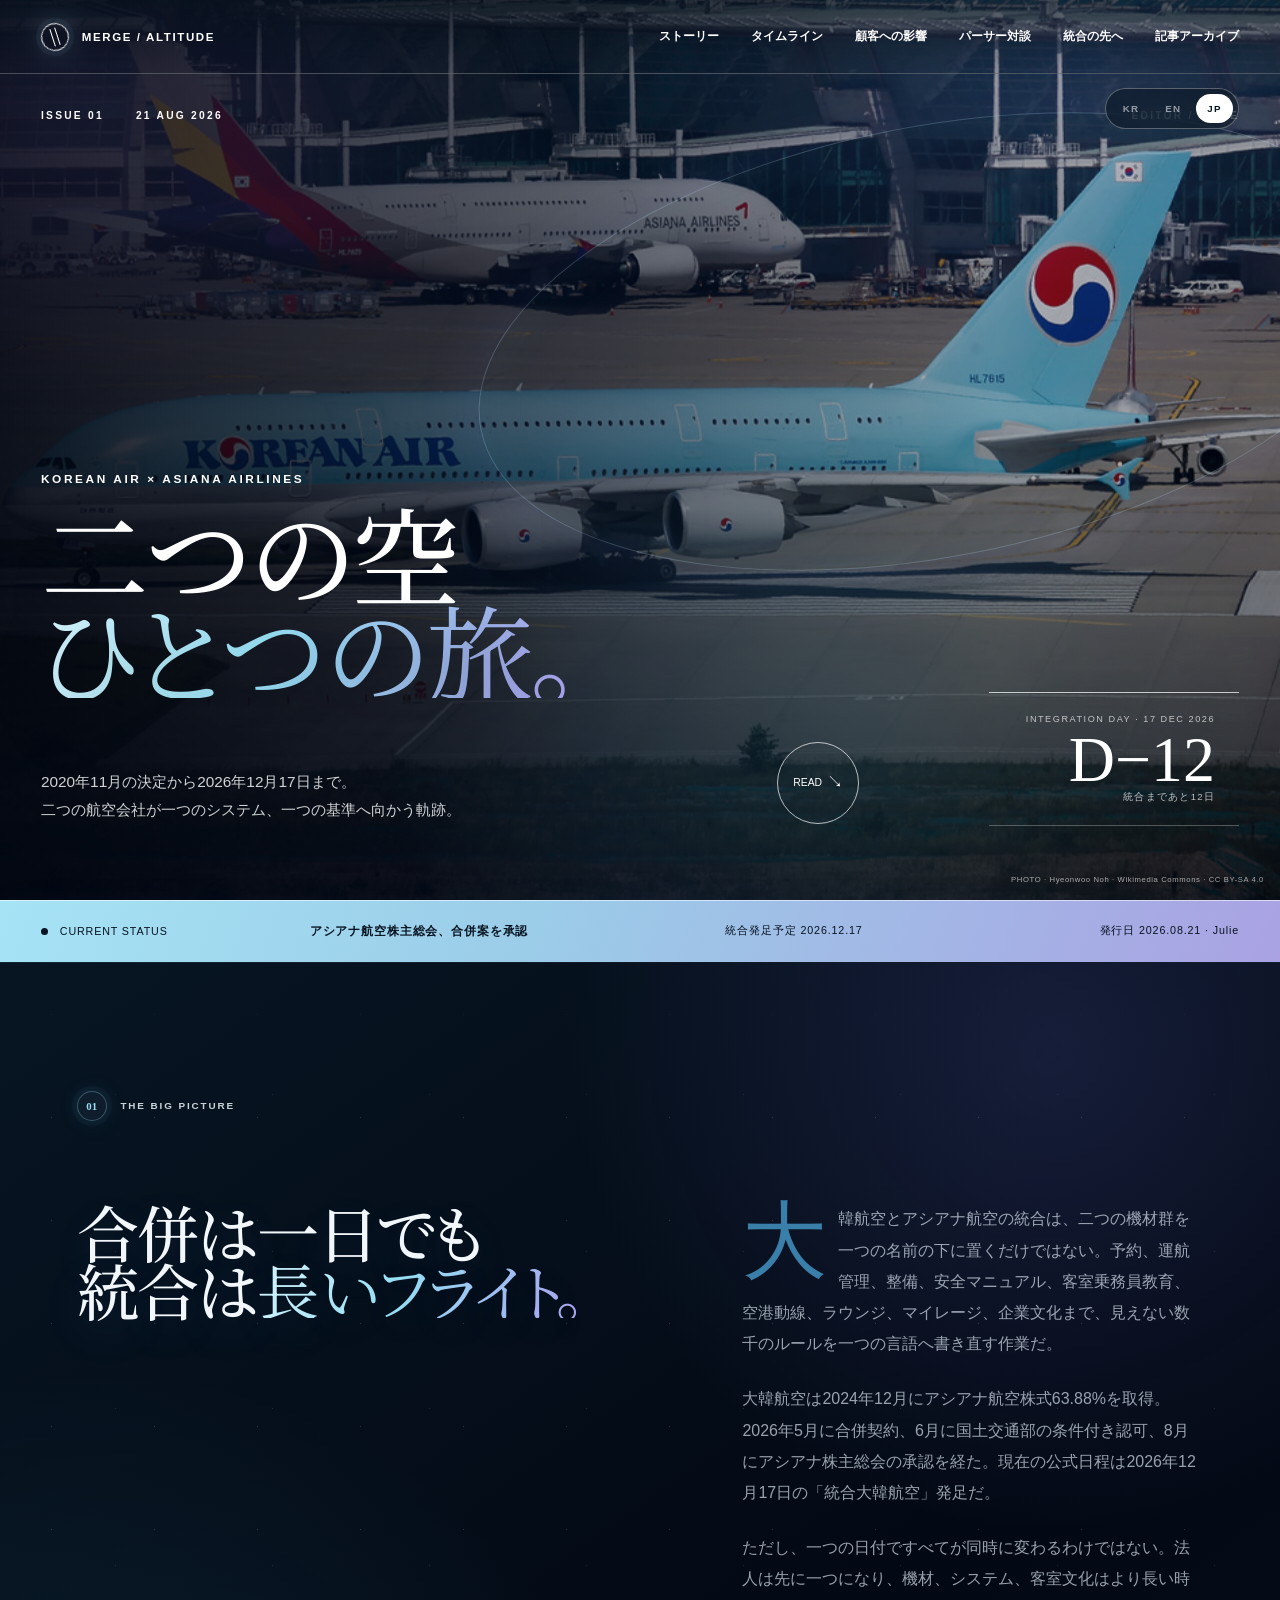
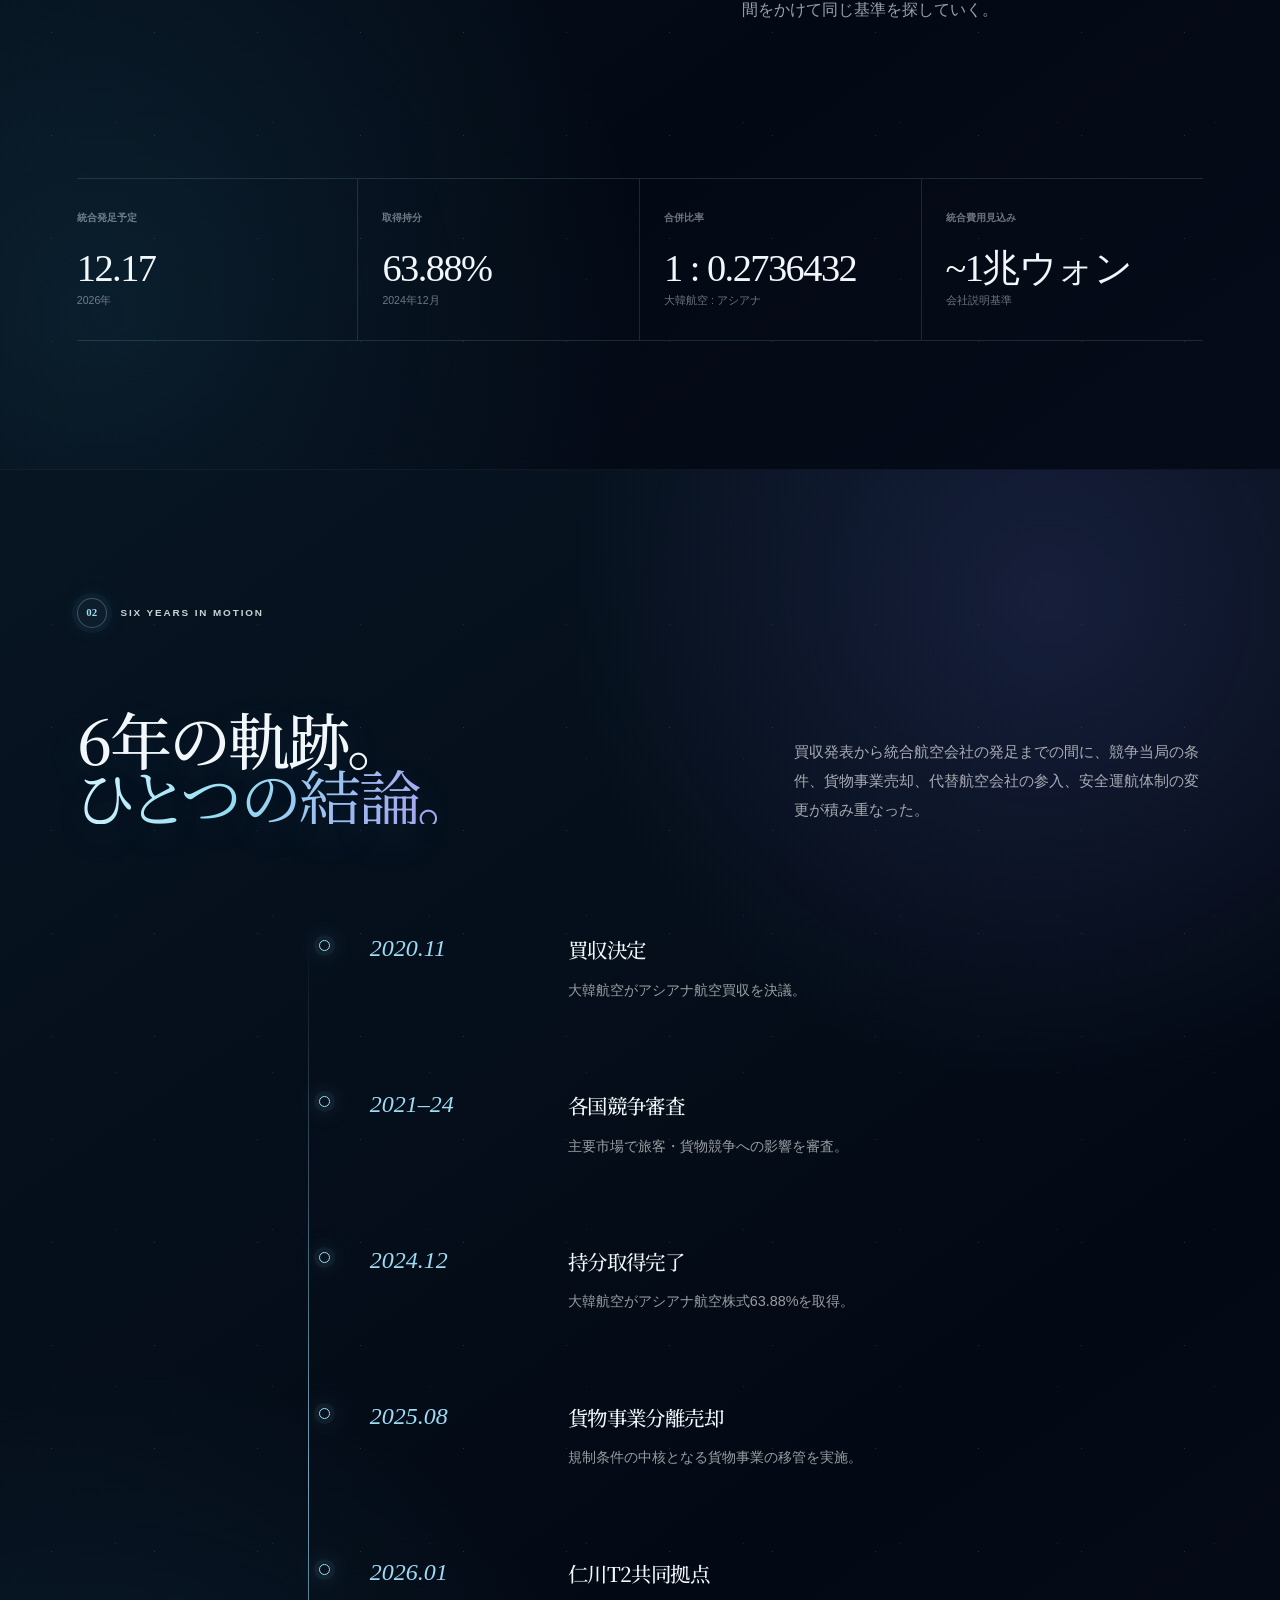
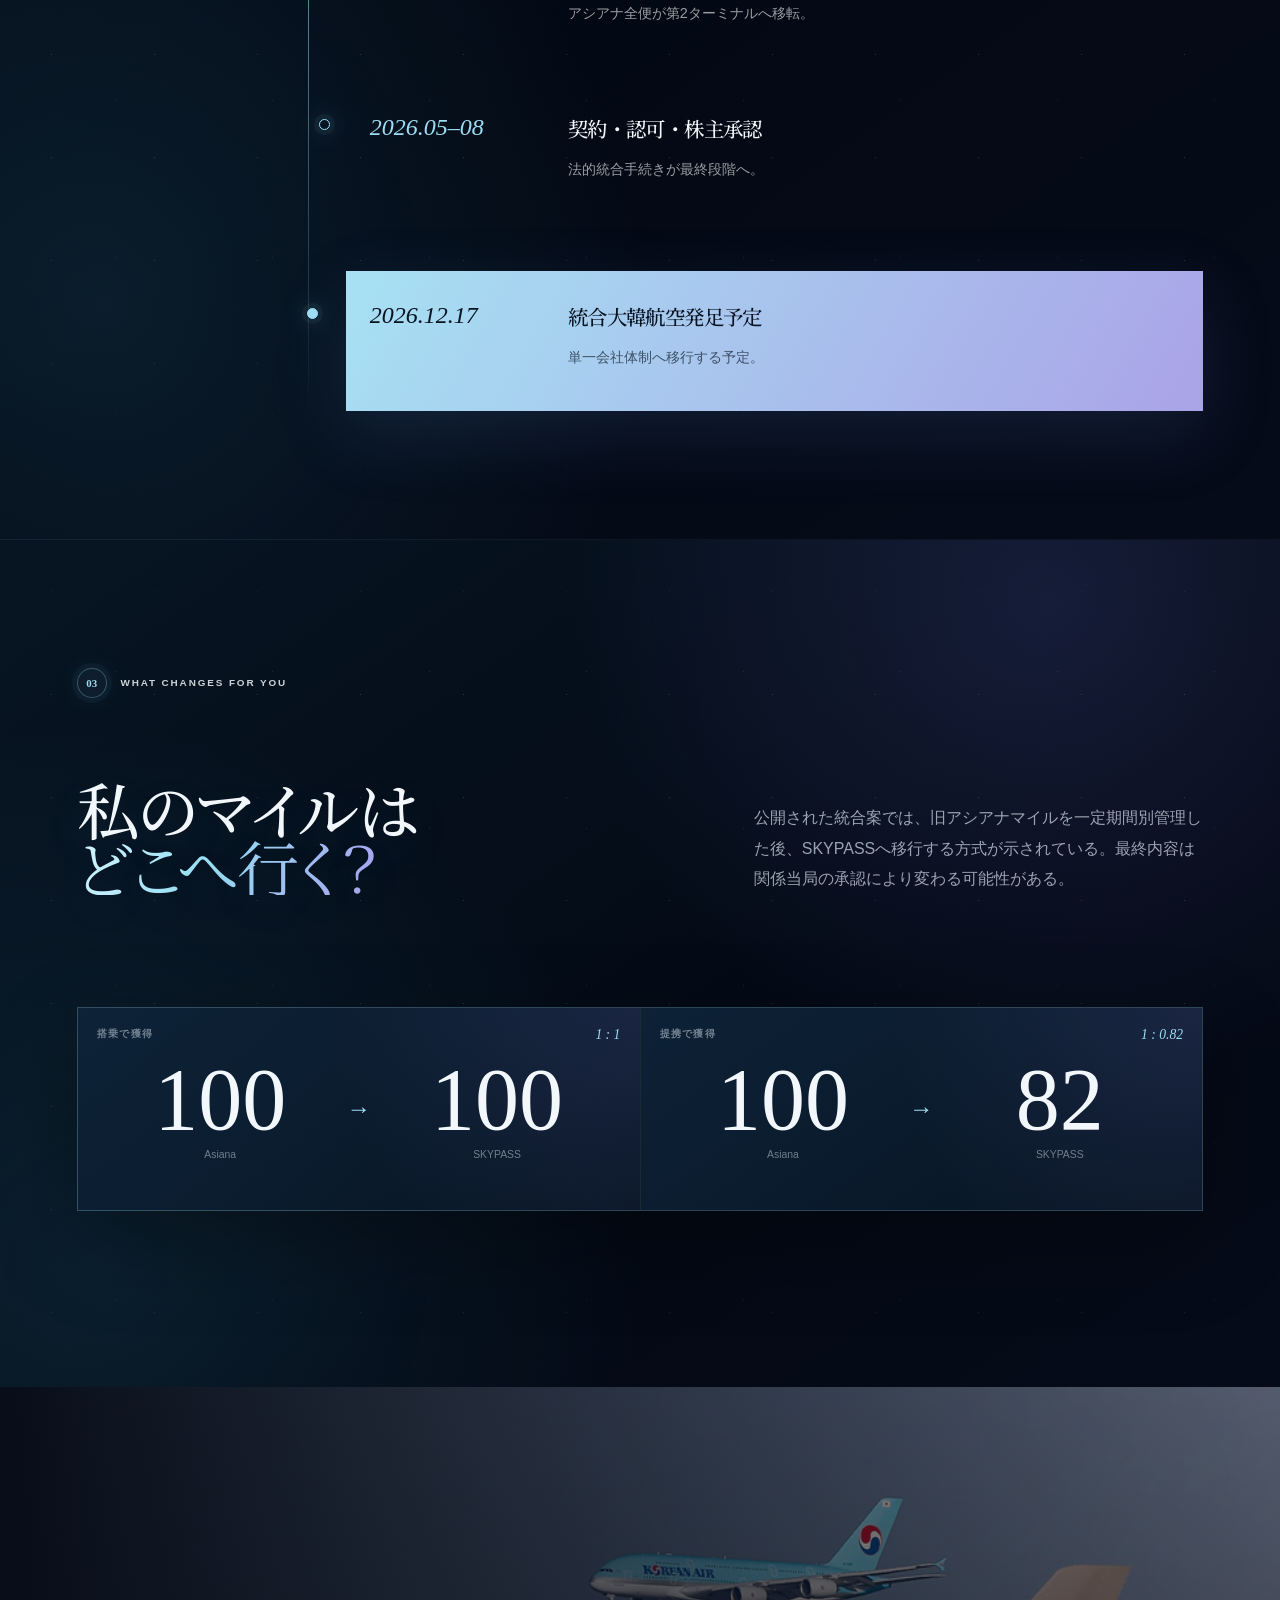
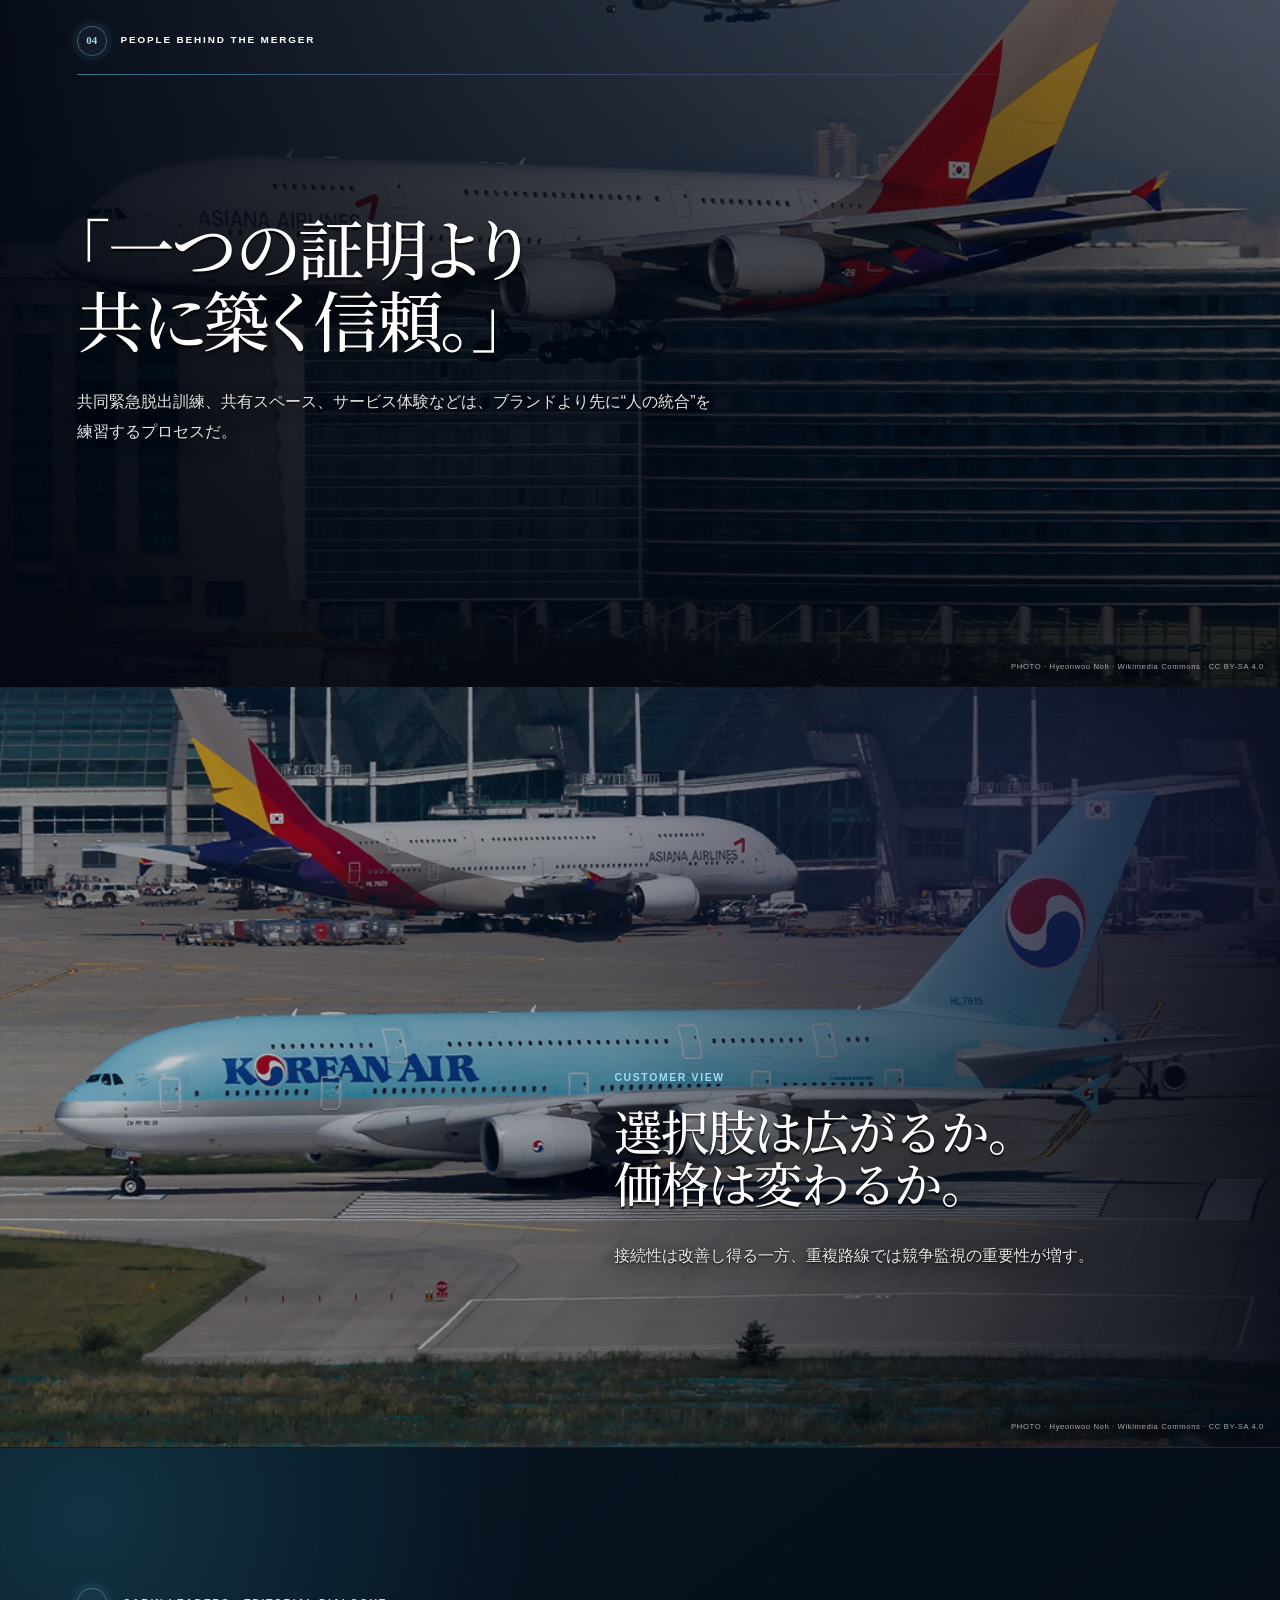
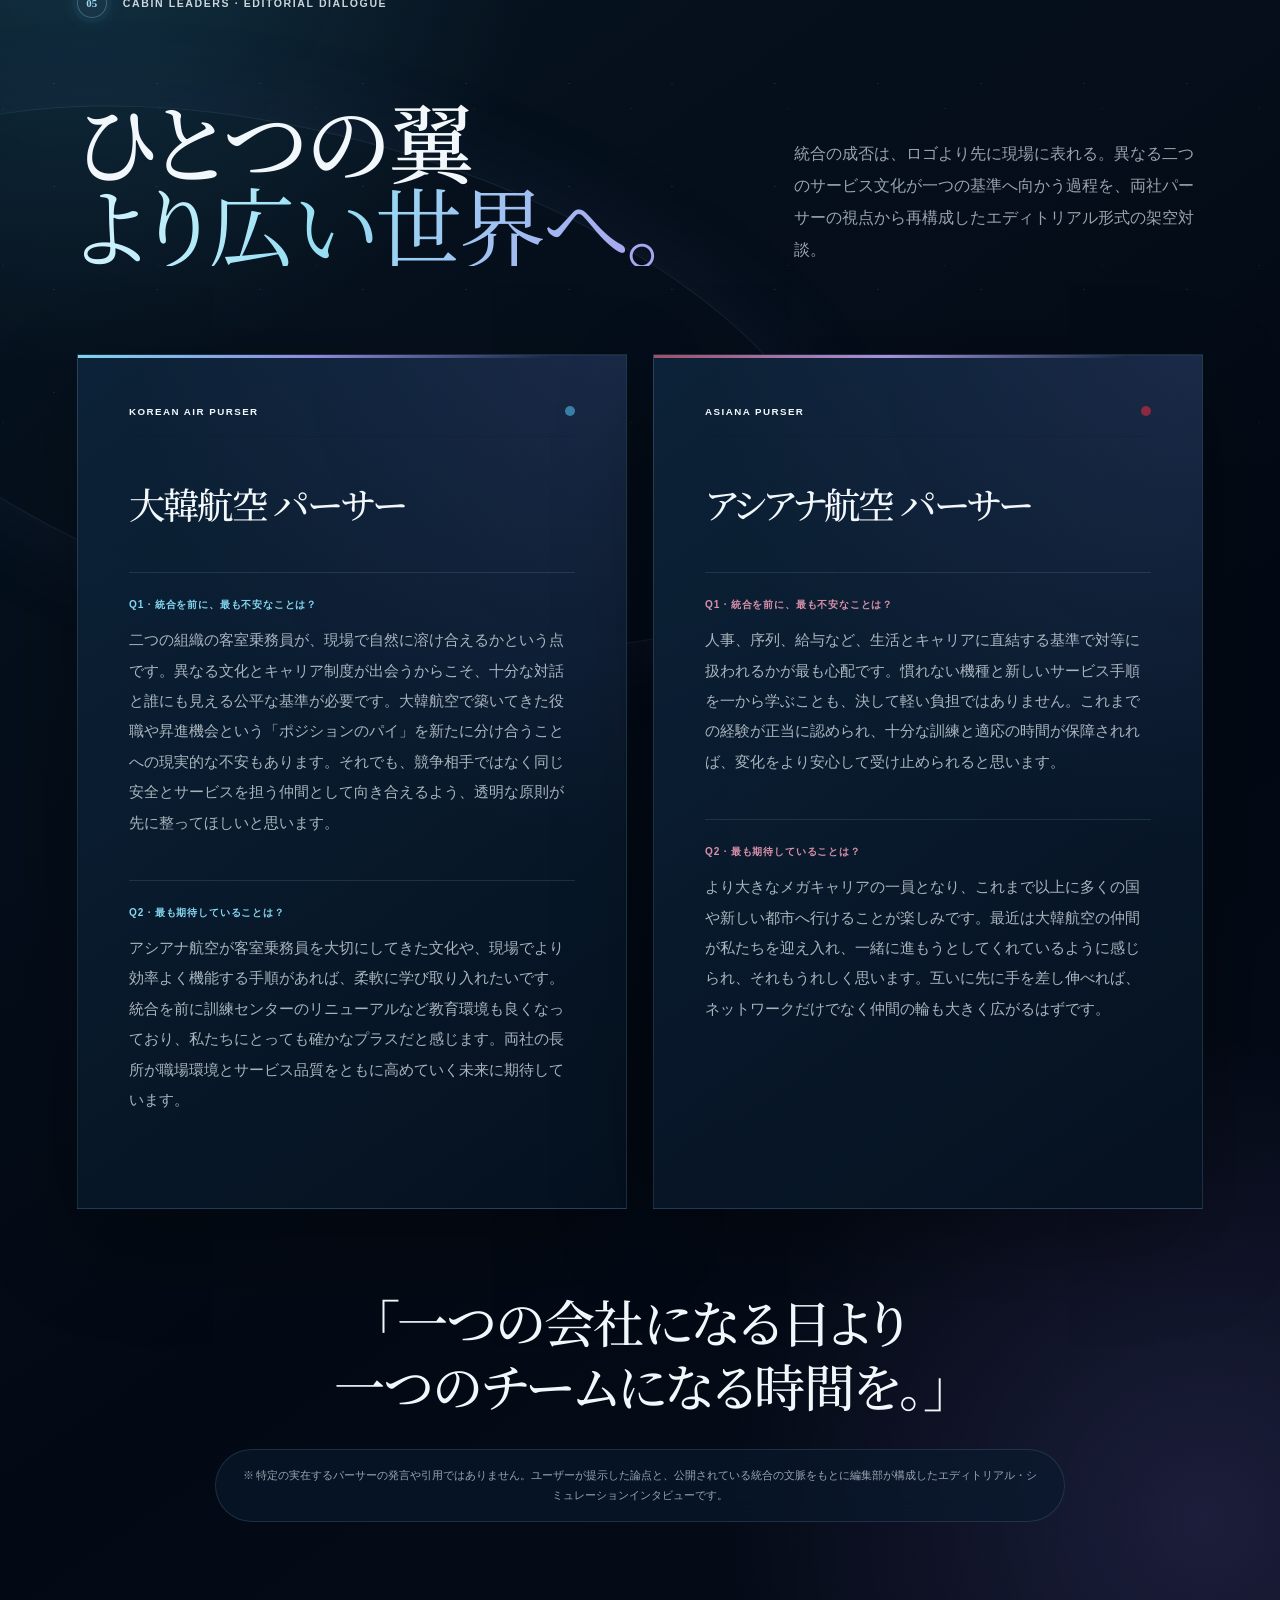
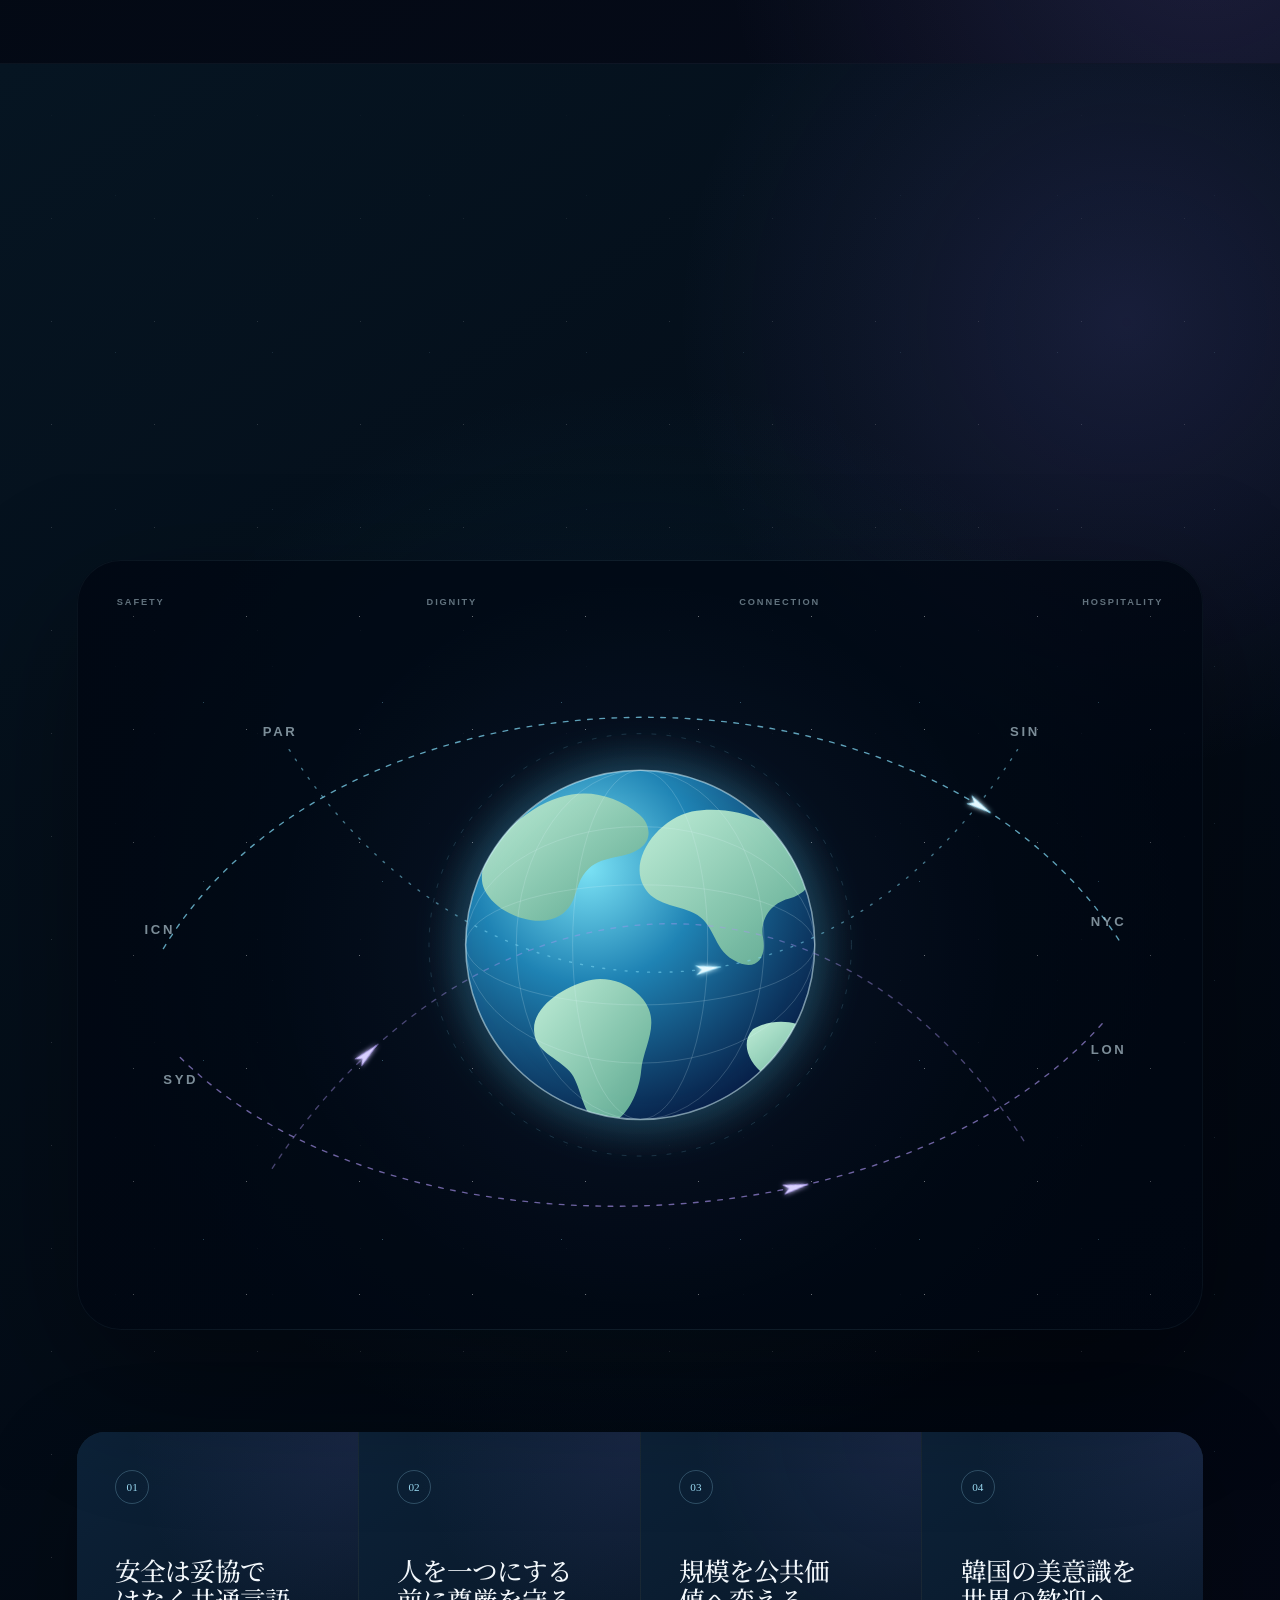
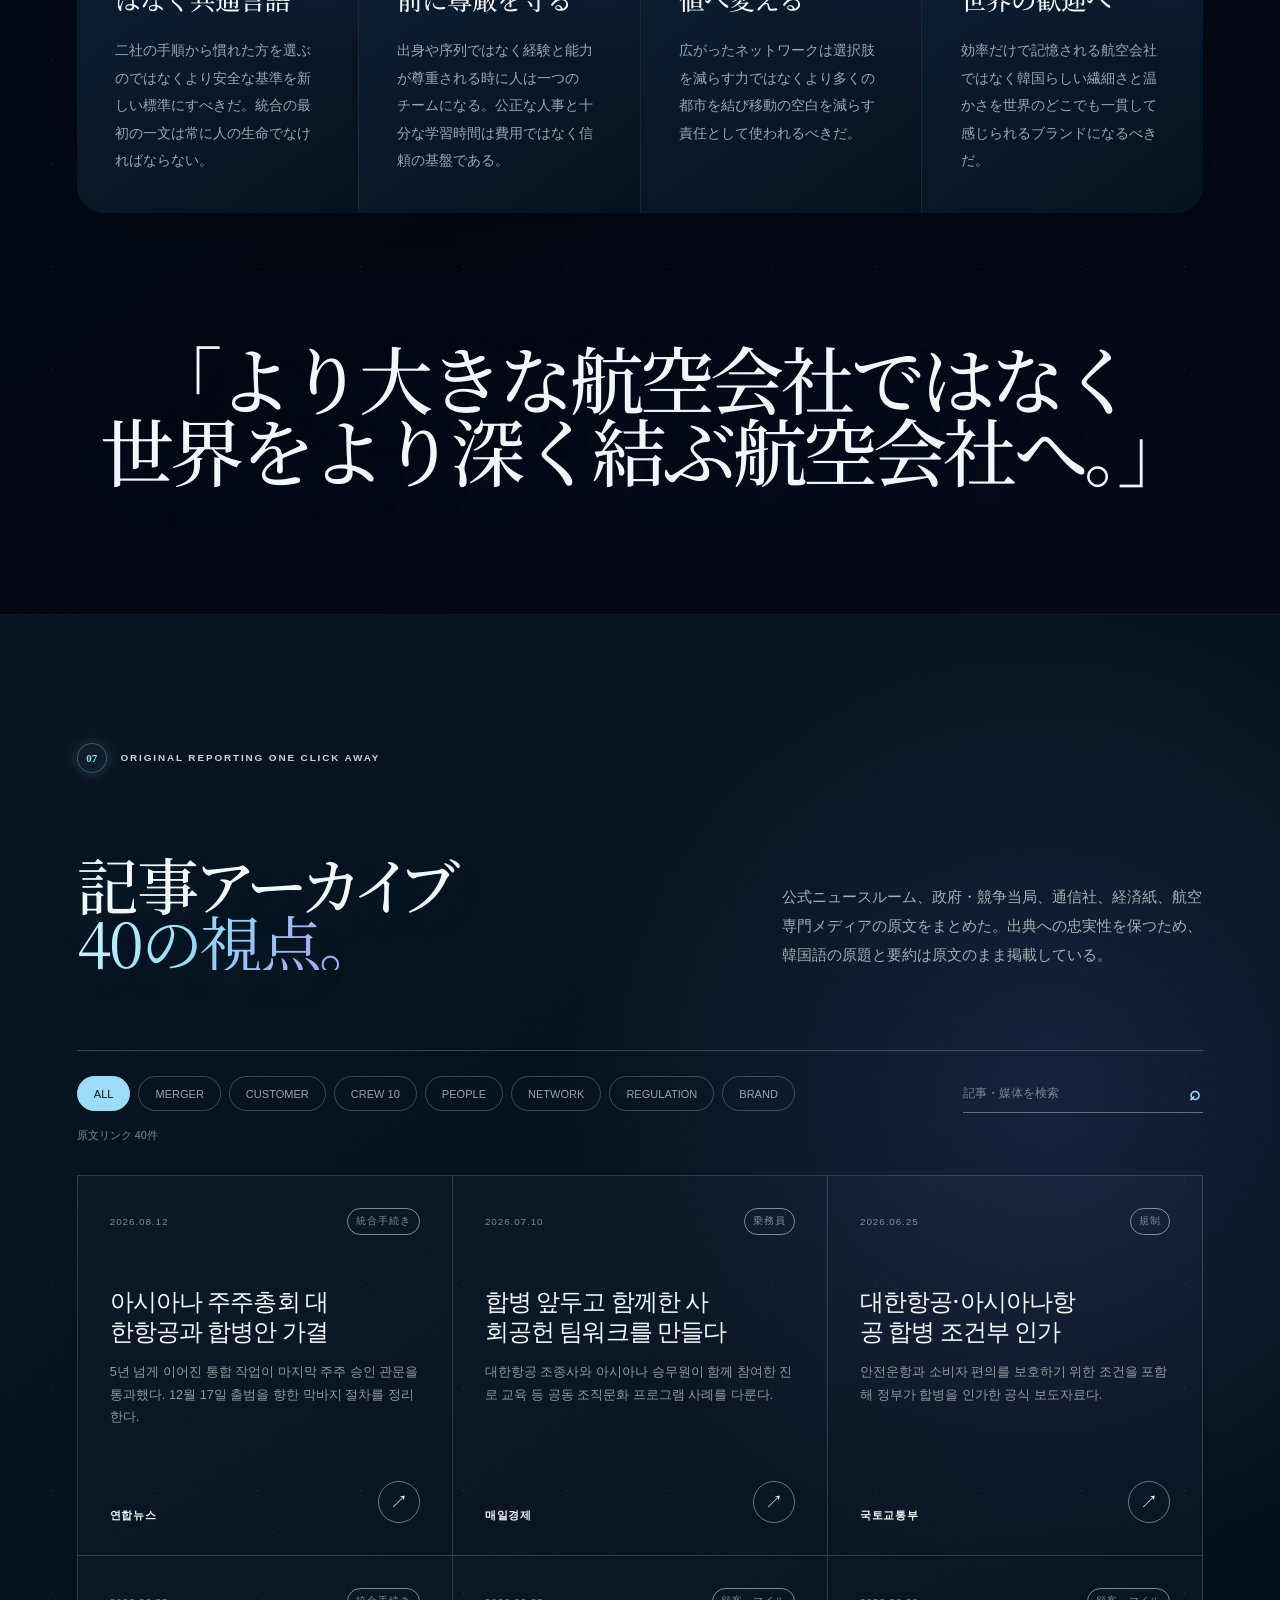
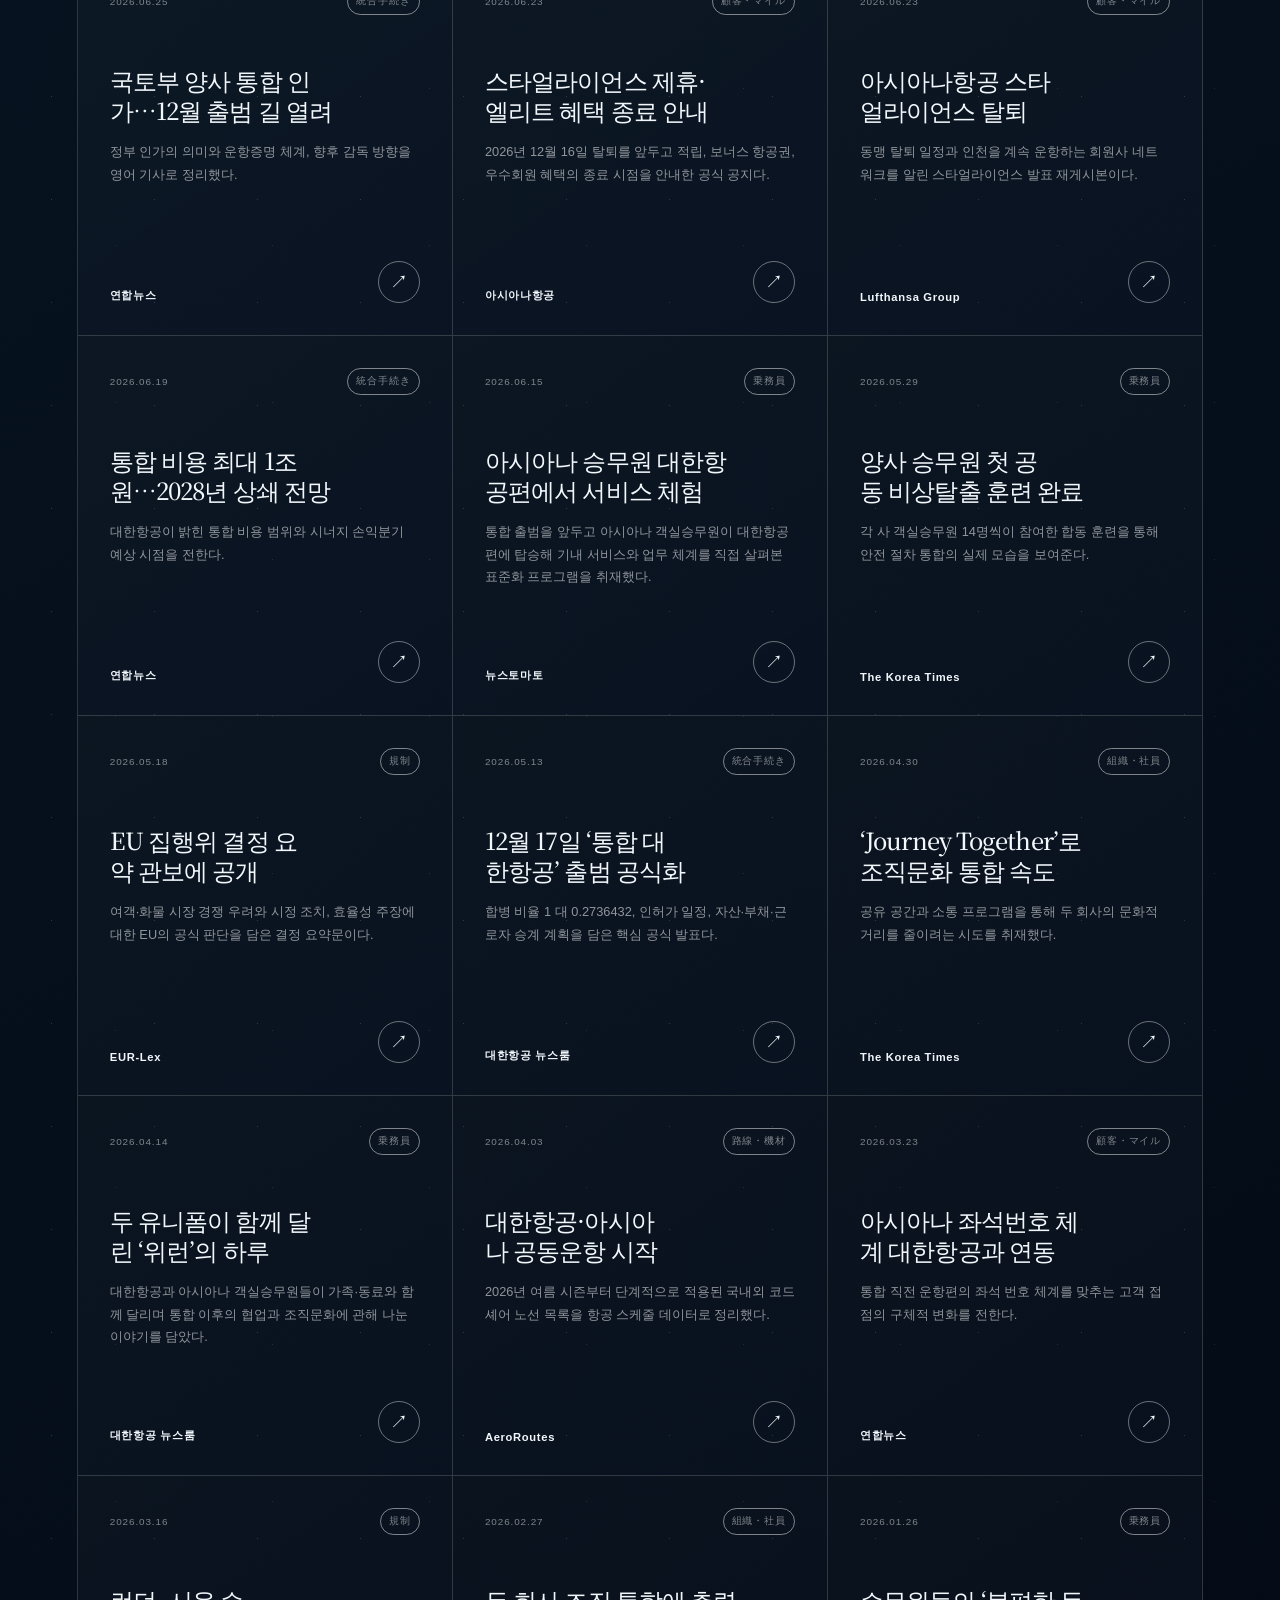
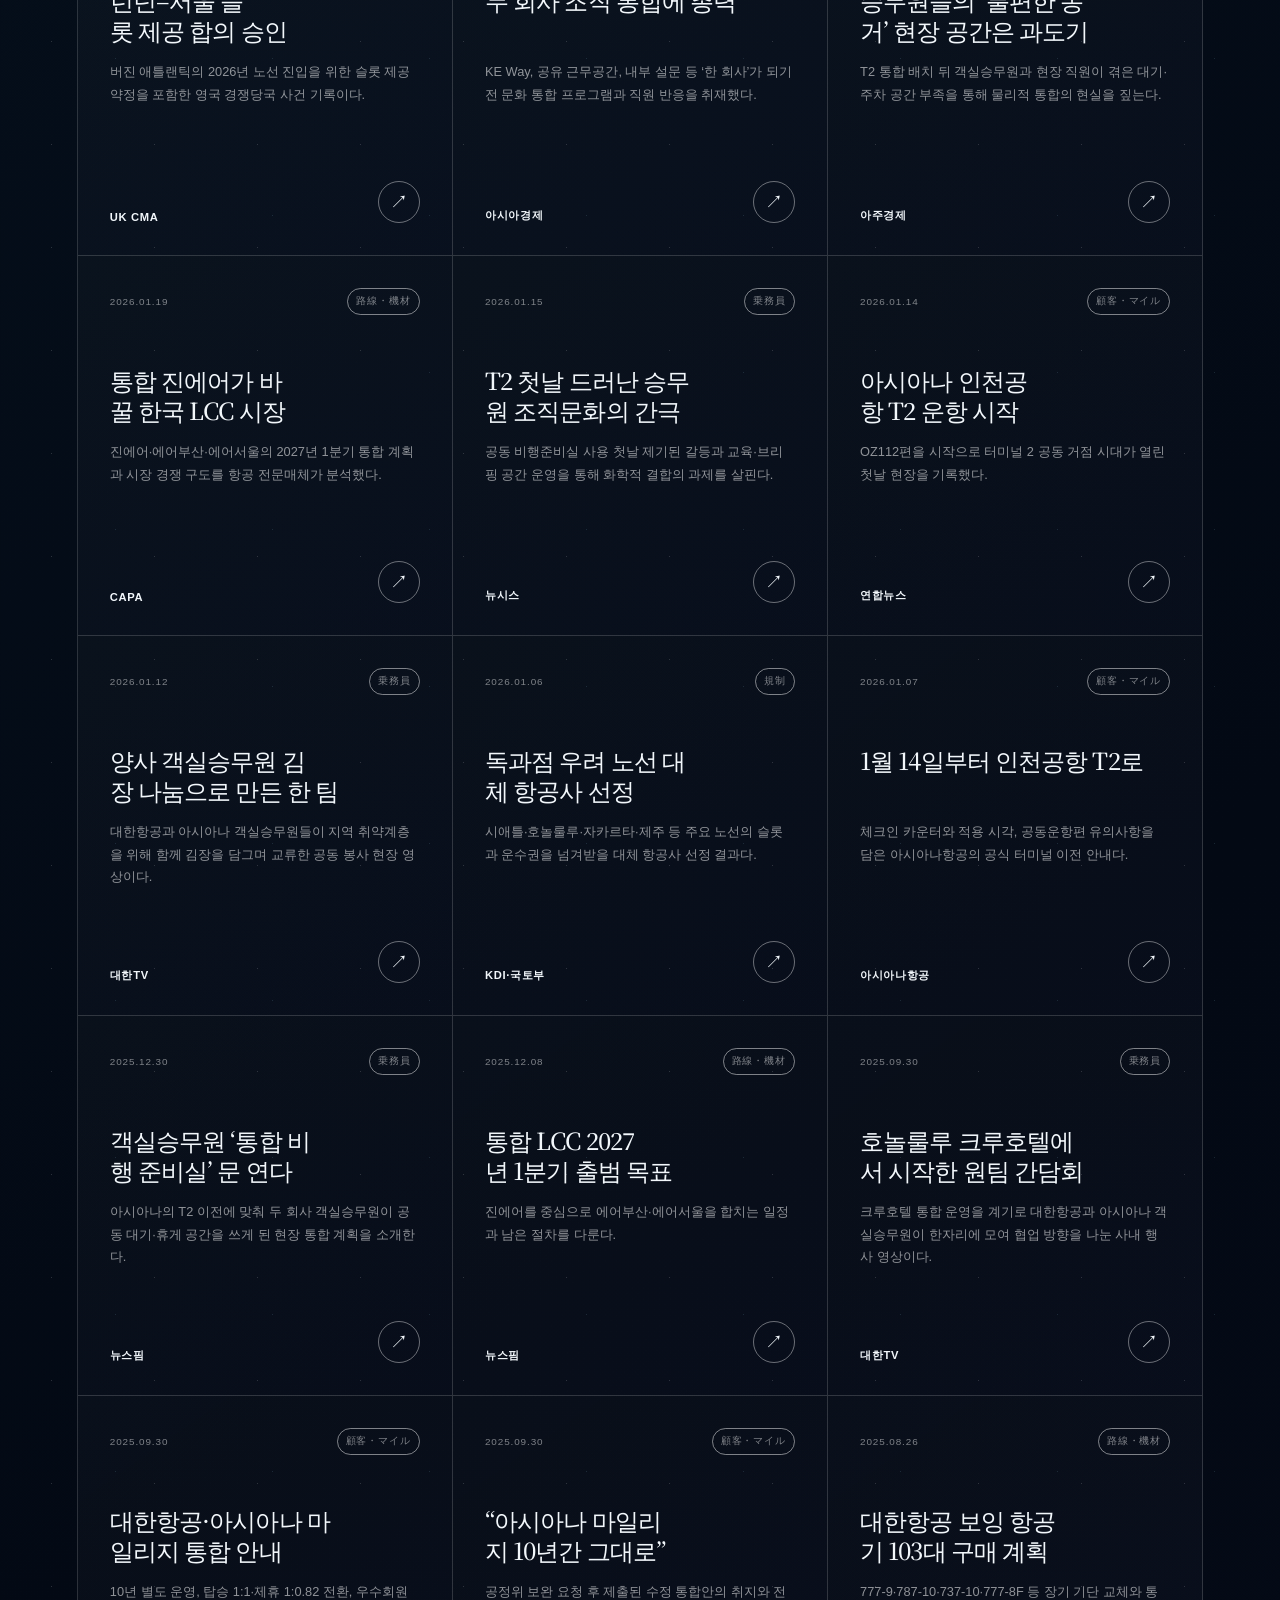
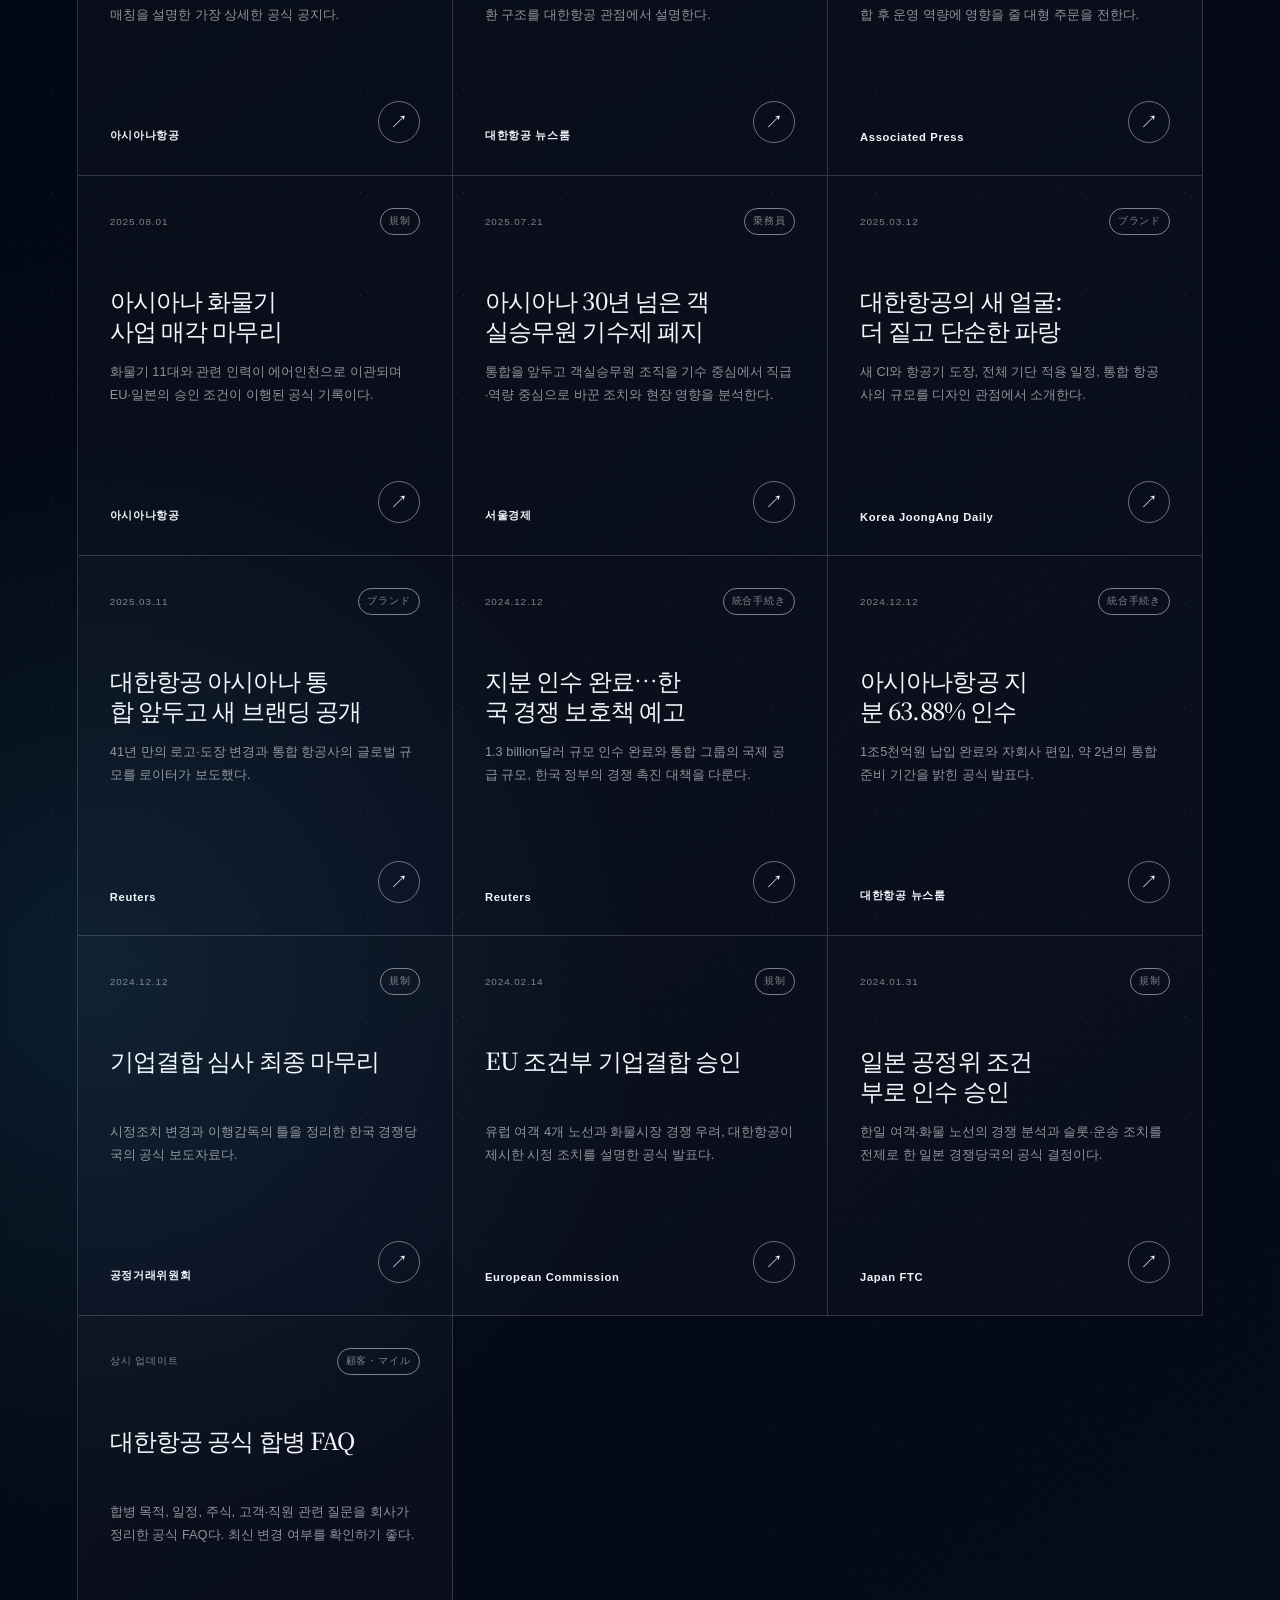
<file: ja.html>
<!doctype html>
<html lang="ja">
  <head>
    <meta charset="utf-8" />
    <meta name="viewport" content="width=device-width,initial-scale=1" />
    <meta name="theme-color" content="#030814" />
    <meta
      name="description"
      content="大韓航空とアシアナ航空の統合を記録する独立エディトリアル・ウェブジン。2026年12月17日の統合発足に向けた動きを追う。"
    />
    <title>二つの空 ひとつの旅 | 大韓航空 × アシアナ航空</title>
    <link rel="stylesheet" href="assets/styles.css?v=20260822-1" />
    <style>
      @import url("https://fonts.googleapis.com/css2?family=Noto+Serif+JP:wght@400;500;600;700&display=swap");
      :root {
        --editorial-serif: "Noto Serif JP", "Yu Mincho", serif;
        --wine: #8b2940;
      }
      .hero h1,
      .display-title,
      .feature-copy blockquote,
      .archive-copy h2,
      .brand-sticky h2,
      .brand-copy h3,
      .purser-interview h2,
      .purser-card h3,
      .purser-quote {
        font-family: var(--editorial-serif);
        font-feature-settings:
          "kern" 1,
          "palt" 1;
        text-wrap: balance;
      }
      .hero h1 {
        font-weight: 500;
        letter-spacing: -0.035em;
        line-height: 0.98;
      }
      .display-title {
        font-weight: 500;
        letter-spacing: -0.03em;
        line-height: 1;
      }
      .langbar {
        position: fixed;
        z-index: 180;
        right: 3.2vw;
        top: 88px;
        display: flex;
        gap: 0.18rem;
        padding: 0.3rem;
        border: 1px solid rgba(255, 255, 255, 0.3);
        background: rgba(8, 20, 33, 0.58);
        backdrop-filter: blur(16px);
        border-radius: 999px;
        color: #fff;
      }
      .langbar a {
        padding: 0.58rem 0.72rem;
        border-radius: 999px;
        font-size: 0.61rem;
        font-weight: 800;
        letter-spacing: 0.13em;
        opacity: 0.55;
      }
      .langbar a.active {
        background: #fff;
        color: #081827;
        opacity: 1;
      }
      .hero-dday {
        position: absolute;
        z-index: 5;
        right: 3.2vw;
        bottom: 8.2vh;
        min-width: 250px;
        padding: 1.35rem 1.5rem;
        text-align: right;
        color: #fff;
        border-top: 1px solid rgba(255, 255, 255, 0.72);
        border-bottom: 1px solid rgba(255, 255, 255, 0.28);
      }
      .hero-dday small {
        display: block;
        font-size: 0.57rem;
        letter-spacing: 0.17em;
        opacity: 0.7;
      }
      .hero-dday strong {
        display: block;
        margin: 0.45rem 0 0.25rem;
        font:
          500 clamp(2.9rem, 5vw, 5.7rem) / 0.86 Georgia,
          serif;
      }
      .hero-dday span {
        display: block;
        font-size: 0.6rem;
        letter-spacing: 0.13em;
        opacity: 0.72;
      }
      .hero-deck {
        padding-right: min(30vw, 380px);
      }
      .photo-credit {
        position: absolute;
        z-index: 8;
        right: 1rem;
        bottom: 1rem;
        margin: 0;
        font-size: 0.48rem;
        letter-spacing: 0.08em;
        color: rgba(255, 255, 255, 0.64);
        text-align: right;
        text-shadow: 0 1px 8px rgba(0, 0, 0, 0.55);
      }
      .purser-interview {
        padding: clamp(7rem, 11vw, 11rem) 6vw;
        background: #e9e5dc;
        color: #081827;
      }
      .purser-kicker {
        display: flex;
        gap: 1rem;
        padding-bottom: 1rem;
        border-bottom: 1px solid rgba(8, 24, 39, 0.2);
        font-size: 0.66rem;
        font-weight: 800;
        letter-spacing: 0.15em;
      }
      .purser-head {
        display: grid;
        grid-template-columns: 1.2fr 0.8fr;
        gap: 8vw;
        align-items: end;
        margin: 4rem 0 5.5rem;
      }
      .purser-interview h2 {
        margin: 0;
        font-size: clamp(3.3rem, 6.8vw, 7.2rem);
        line-height: 0.95;
        font-weight: 500;
        letter-spacing: -0.045em;
      }
      .purser-interview h2 em {
        color: var(--sky-deep);
        font-style: normal;
      }
      .purser-intro {
        margin: 0;
        color: #48545c;
        line-height: 2;
      }
      .purser-grid {
        display: grid;
        grid-template-columns: 1fr 1fr;
        gap: 1px;
        background: rgba(8, 24, 39, 0.18);
        border: 1px solid rgba(8, 24, 39, 0.18);
      }
      .purser-card {
        padding: clamp(2rem, 4vw, 4rem);
        background: var(--paper);
      }
      .purser-card.asiana {
        background: #f8f4ee;
      }
      .purser-brand {
        display: flex;
        justify-content: space-between;
        padding-bottom: 1.2rem;
        margin-bottom: 3rem;
        border-bottom: 1px solid rgba(8, 24, 39, 0.16);
        font-size: 0.61rem;
        font-weight: 800;
        letter-spacing: 0.15em;
      }
      .purser-brand i {
        width: 10px;
        height: 10px;
        border-radius: 50%;
        background: var(--sky-deep);
      }
      .asiana .purser-brand i {
        background: var(--wine);
      }
      .purser-card h3 {
        margin: 0 0 2.8rem;
        font-size: clamp(2rem, 3.4vw, 3.7rem);
        font-weight: 500;
      }
      .qa {
        margin: 0 0 2.6rem;
      }
      .qa dt {
        margin-bottom: 0.8rem;
        font-size: 0.63rem;
        font-weight: 800;
        letter-spacing: 0.08em;
        color: var(--sky-deep);
      }
      .asiana .qa dt {
        color: var(--wine);
      }
      .qa dd {
        margin: 0;
        color: #35424c;
        font-size: 0.95rem;
        line-height: 2;
      }
      .purser-quote {
        margin: 5rem auto 0;
        max-width: 1050px;
        text-align: center;
        font-size: clamp(1.9rem, 4vw, 4.3rem);
        line-height: 1.25;
        letter-spacing: -0.035em;
      }
      .purser-note {
        margin: 2rem auto 0;
        max-width: 850px;
        text-align: center;
        color: #69727a;
        font-size: 0.67rem;
        line-height: 1.8;
      }
      @media (max-width: 900px) {
        .langbar {
          top: 76px;
          right: 4vw;
        }
        .hero-dday {
          left: 4vw;
          right: auto;
          bottom: 2rem;
          text-align: left;
        }
        .hero-deck {
          padding-right: 0;
          padding-bottom: 9rem;
        }
        .purser-head,
        .purser-grid {
          grid-template-columns: 1fr;
        }
        .purser-interview h2 {
          font-size: clamp(2.2rem, 9.5vw, 3rem);
          line-height: 1;
        }
        .purser-kicker {
          min-height: 3.5rem;
          padding-right: 8rem;
          line-height: 1.5;
        }
      }
    </style>
  </head>
  <body>
    <a class="skip-link" href="#main">本文へ移動</a>
    <nav class="langbar">
      <a href="/">KR</a><a href="/en.html">EN</a
      ><a class="active" href="/ja.html">JP</a>
    </nav>
    <header class="site-header" id="top">
      <a class="masthead" href="#top"
        ><span class="masthead-mark"><i></i><i></i></span
        ><span>MERGE / ALTITUDE</span></a
      >
      <nav class="desktop-nav">
        <a href="#story">ストーリー</a><a href="#timeline">タイムライン</a
        ><a href="#impact">顧客への影響</a
        ><a href="#purser-interview">パーサー対談</a
        ><a href="#future">統合の先へ</a
        ><a href="#newsroom">記事アーカイブ</a>
      </nav>
      <button
        class="menu-button"
        type="button"
        aria-expanded="false"
        aria-controls="mobile-nav"
      >
        <span>MENU</span><i></i>
      </button>
      <nav class="mobile-nav" id="mobile-nav" hidden>
        <a href="#story">ストーリー</a><a href="#timeline">タイムライン</a
        ><a href="#impact">顧客への影響</a
        ><a href="#purser-interview">パーサー対談</a
        ><a href="#future">統合の先へ</a
        ><a href="#newsroom">記事アーカイブ</a>
      </nav>
    </header>
    <main id="main">
      <section class="hero">
        <img
          class="hero-image"
          src="assets/images/korean-air-asiana-a380-ground.jpg"
          alt="仁川国際空港の大韓航空とアシアナ航空のエアバスA380"
        />
        <div class="hero-shade"></div>
        <div class="hero-topline reveal">
          <span>ISSUE 01</span><span>21 AUG 2026</span
          ><span>EDITOR / Julie</span>
        </div>
        <div class="hero-copy">
          <p class="eyebrow reveal">KOREAN AIR × ASIANA AIRLINES</p>
          <h1 class="reveal">二つの空<br /><em>ひとつの旅。</em></h1>
          <div class="hero-deck reveal">
            <p>
              2020年11月の決定から2026年12月17日まで。<br />二つの航空会社が一つのシステム、一つの基準へ向かう軌跡。
            </p>
            <a class="round-link" href="#story"><span>READ</span><b>↘</b></a>
          </div>
        </div>
        <div class="hero-dday">
          <small>INTEGRATION DAY · 17 DEC 2026</small
          ><strong id="dday">D−118</strong
          ><span id="dday-copy">統合まであと118日</span>
        </div>
        <p class="photo-credit">
          PHOTO · Hyeonwoo Noh ·
          <a
            href="https://commons.wikimedia.org/wiki/File:Korean_Air_and_Asiana_Airlines_Airbus_A380_at_Incheon_Airport.jpg"
            target="_blank"
            rel="license noopener"
            >Wikimedia Commons · CC BY-SA 4.0</a
          >
        </p>
      </section>
      <aside class="status-bar">
        <p><span class="pulse"></span> CURRENT STATUS</p>
        <strong>アシアナ航空株主総会、合併案を承認</strong>
        <p>統合発足予定 <time datetime="2026-12-17">2026.12.17</time></p>
        <p>発行日 <time datetime="2026-08-21">2026.08.21</time> · Julie</p>
      </aside>
      <section class="opening dark-section section-pad" id="story">
        <div class="section-kicker reveal"><span>01</span> THE BIG PICTURE</div>
        <div class="opening-grid">
          <h2 class="display-title reveal">
            合併は一日でも<br />統合は<em>長いフライト。</em>
          </h2>
          <div class="opening-copy reveal">
            <p class="dropcap">
              大韓航空とアシアナ航空の統合は、二つの機材群を一つの名前の下に置くだけではない。予約、運航管理、整備、安全マニュアル、客室乗務員教育、空港動線、ラウンジ、マイレージ、企業文化まで、見えない数千のルールを一つの言語へ書き直す作業だ。
            </p>
            <p>
              大韓航空は2024年12月にアシアナ航空株式63.88%を取得。2026年5月に合併契約、6月に国土交通部の条件付き認可、8月にアシアナ株主総会の承認を経た。現在の公式日程は2026年12月17日の「統合大韓航空」発足だ。
            </p>
            <p>
              ただし、一つの日付ですべてが同時に変わるわけではない。法人は先に一つになり、機材、システム、客室文化はより長い時間をかけて同じ基準を探していく。
            </p>
          </div>
        </div>
        <div class="fact-ribbon reveal">
          <article>
            <small>統合発足予定</small><strong>12.17</strong>
            <p>2026年</p>
          </article>
          <article>
            <small>取得持分</small><strong>63.88%</strong>
            <p>2024年12月</p>
          </article>
          <article>
            <small>合併比率</small><strong>1 : 0.2736432</strong>
            <p>大韓航空 : アシアナ</p>
          </article>
          <article>
            <small>統合費用見込み</small><strong>~1兆ウォン</strong>
            <p>会社説明基準</p>
          </article>
        </div>
      </section>
      <section class="chapter dark-section" id="timeline">
        <div class="section-pad">
          <div class="section-kicker light reveal">
            <span>02</span> SIX YEARS IN MOTION
          </div>
          <div class="timeline-heading">
            <h2 class="display-title reveal">
              6年の軌跡。<br /><em>ひとつの結論。</em>
            </h2>
            <p class="reveal">
              買収発表から統合航空会社の発足までの間に、競争当局の条件、貨物事業売却、代替航空会社の参入、安全運航体制の変更が積み重なった。
            </p>
          </div>
          <ol class="timeline">
            <li>
              <time>2020.11</time>
              <div>
                <strong>買収決定</strong>
                <p>大韓航空がアシアナ航空買収を決議。</p>
              </div>
            </li>
            <li>
              <time>2021–24</time>
              <div>
                <strong>各国競争審査</strong>
                <p>主要市場で旅客・貨物競争への影響を審査。</p>
              </div>
            </li>
            <li>
              <time>2024.12</time>
              <div>
                <strong>持分取得完了</strong>
                <p>大韓航空がアシアナ航空株式63.88%を取得。</p>
              </div>
            </li>
            <li>
              <time>2025.08</time>
              <div>
                <strong>貨物事業分離売却</strong>
                <p>規制条件の中核となる貨物事業の移管を実施。</p>
              </div>
            </li>
            <li>
              <time>2026.01</time>
              <div>
                <strong>仁川T2共同拠点</strong>
                <p>アシアナ全便が第2ターミナルへ移転。</p>
              </div>
            </li>
            <li>
              <time>2026.05–08</time>
              <div>
                <strong>契約・認可・株主承認</strong>
                <p>法的統合手続きが最終段階へ。</p>
              </div>
            </li>
            <li class="future">
              <time>2026.12.17</time>
              <div>
                <strong>統合大韓航空発足予定</strong>
                <p>単一会社体制へ移行する予定。</p>
              </div>
            </li>
          </ol>
        </div>
      </section>
      <section class="mileage dark-section section-pad" id="impact">
        <div class="section-kicker reveal">
          <span>03</span> WHAT CHANGES FOR YOU
        </div>
        <div class="mileage-intro">
          <h2 class="display-title reveal">
            私のマイルは<br /><em>どこへ行く？</em>
          </h2>
          <p class="reveal">
            公開された統合案では、旧アシアナマイルを一定期間別管理した後、SKYPASSへ移行する方式が示されている。最終内容は関係当局の承認により変わる可能性がある。
          </p>
        </div>
        <div class="ratio-board reveal">
          <article>
            <small>搭乗で獲得</small>
            <div><strong>100</strong><span>Asiana</span></div>
            <b>→</b>
            <div><strong>100</strong><span>SKYPASS</span></div>
            <em>1 : 1</em>
          </article>
          <article>
            <small>提携で獲得</small>
            <div><strong>100</strong><span>Asiana</span></div>
            <b>→</b>
            <div><strong>82</strong><span>SKYPASS</span></div>
            <em>1 : 0.82</em>
          </article>
        </div>
      </section>
      <section class="people feature-image-section">
        <img
          src="assets/images/korean-air-asiana-a380-finals.jpg"
          alt="仁川国際空港へ並んで進入するアシアナ航空と大韓航空のエアバスA380"
        />
        <div class="feature-overlay"></div>
        <div class="feature-copy section-pad">
          <div class="section-kicker light reveal">
            <span>04</span> PEOPLE BEHIND THE MERGER
          </div>
          <blockquote class="reveal">
            「一つの証明より<br />共に築く信頼。」
          </blockquote>
          <p class="reveal">
            共同緊急脱出訓練、共有スペース、サービス体験などは、ブランドより先に“人の統合”を練習するプロセスだ。
          </p>
        </div>
        <p class="photo-credit">
          PHOTO · Hyeonwoo Noh ·
          <a
            href="https://commons.wikimedia.org/wiki/File:Asiana_Airlines_and_Korean_Air_Airbus_A380s_on_finals_at_Seoul_Incheon.jpg"
            target="_blank"
            rel="license noopener"
            >Wikimedia Commons · CC BY-SA 4.0</a
          >
        </p>
      </section>
      <section class="passenger feature-image-section">
        <img
          src="assets/images/korean-air-asiana-a380-ground.jpg"
          alt="仁川国際空港で共に見える大韓航空とアシアナ航空のエアバスA380"
        />
        <div class="feature-overlay passenger-shade"></div>
        <div class="passenger-quote reveal">
          <span>CUSTOMER VIEW</span>
          <blockquote>選択肢は広がるか。<br />価格は変わるか。</blockquote>
          <p>接続性は改善し得る一方、重複路線では競争監視の重要性が増す。</p>
        </div>
        <p class="photo-credit">
          PHOTO · Hyeonwoo Noh ·
          <a
            href="https://commons.wikimedia.org/wiki/File:Korean_Air_and_Asiana_Airlines_Airbus_A380_at_Incheon_Airport.jpg"
            target="_blank"
            rel="license noopener"
            >Wikimedia Commons · CC BY-SA 4.0</a
          >
        </p>
      </section>
      <section class="purser-interview dark-section" id="purser-interview">
        <div class="purser-kicker">
          <span>05</span>CABIN LEADERS · EDITORIAL DIALOGUE
        </div>
        <div class="purser-head">
          <h2>ひとつの翼<br /><em>より広い世界へ。</em></h2>
          <p class="purser-intro">
            統合の成否は、ロゴより先に現場に表れる。異なる二つのサービス文化が一つの基準へ向かう過程を、両社パーサーの視点から再構成したエディトリアル形式の架空対談。
          </p>
        </div>
        <div class="purser-grid">
          <article class="purser-card">
            <div class="purser-brand">
              <span>KOREAN AIR PURSER</span><i></i>
            </div>
            <h3>大韓航空 パーサー</h3>
            <dl class="qa">
              <dt>Q1 · 統合を前に、最も不安なことは？</dt>
              <dd>
                二つの組織の客室乗務員が、現場で自然に溶け合えるかという点です。異なる文化とキャリア制度が出会うからこそ、十分な対話と誰にも見える公平な基準が必要です。大韓航空で築いてきた役職や昇進機会という「ポジションのパイ」を新たに分け合うことへの現実的な不安もあります。それでも、競争相手ではなく同じ安全とサービスを担う仲間として向き合えるよう、透明な原則が先に整ってほしいと思います。
              </dd>
            </dl>
            <dl class="qa">
              <dt>Q2 · 最も期待していることは？</dt>
              <dd>
                アシアナ航空が客室乗務員を大切にしてきた文化や、現場でより効率よく機能する手順があれば、柔軟に学び取り入れたいです。統合を前に訓練センターのリニューアルなど教育環境も良くなっており、私たちにとっても確かなプラスだと感じます。両社の長所が職場環境とサービス品質をともに高めていく未来に期待しています。
              </dd>
            </dl>
          </article>
          <article class="purser-card asiana">
            <div class="purser-brand"><span>ASIANA PURSER</span><i></i></div>
            <h3>アシアナ航空 パーサー</h3>
            <dl class="qa">
              <dt>Q1 · 統合を前に、最も不安なことは？</dt>
              <dd>
                人事、序列、給与など、生活とキャリアに直結する基準で対等に扱われるかが最も心配です。慣れない機種と新しいサービス手順を一から学ぶことも、決して軽い負担ではありません。これまでの経験が正当に認められ、十分な訓練と適応の時間が保障されれば、変化をより安心して受け止められると思います。
              </dd>
            </dl>
            <dl class="qa">
              <dt>Q2 · 最も期待していることは？</dt>
              <dd>
                より大きなメガキャリアの一員となり、これまで以上に多くの国や新しい都市へ行けることが楽しみです。最近は大韓航空の仲間が私たちを迎え入れ、一緒に進もうとしてくれているように感じられ、それもうれしく思います。互いに先に手を差し伸べれば、ネットワークだけでなく仲間の輪も大きく広がるはずです。
              </dd>
            </dl>
          </article>
        </div>
        <blockquote class="purser-quote">
          「一つの会社になる日より<br />一つのチームになる時間を。」
        </blockquote>
        <p class="purser-note">
          ※ 特定の実在するパーサーの発言や引用ではありません。ユーザーが提示した論点と、公開されている統合の文脈をもとに編集部が構成したエディトリアル・シミュレーションインタビューです。
        </p>
      </section>
      <section
        class="future-manifesto dark-section section-pad"
        id="future"
        aria-labelledby="future-title"
      >
        <div class="section-kicker light reveal">
          <span>06</span> A CHARTER FOR THE NEXT SKY
        </div>
        <div class="manifesto-head">
          <h2 id="future-title" class="display-title reveal">
            統合大韓航空が<br /><em>これから追求すべきもの</em>
          </h2>
          <p class="reveal">
            巨大な航空会社の完成は保有機数や路線数だけでは証明されない。二つの異なる記憶を尊重しながら安全とサービスの基準をさらに高め国境と世代の距離を縮める時に初めて規模は意味を持つ。統合大韓航空が目指すべきものは世界で最も大きな航空会社ではなく世界を最も深く結ぶ航空会社である。
          </p>
        </div>
        <div
          class="orbit-stage reveal"
          role="img"
          aria-label="地球の周囲を複数の航空路と飛行機が双方向に移動する様子"
        >
          <svg class="orbit-scene" viewBox="0 0 1200 820" aria-hidden="true">
            <defs>
              <radialGradient id="earth-ocean-ja" cx="35%" cy="28%" r="78%">
                <stop offset="0" stop-color="#7be2f5" />
                <stop offset="0.42" stop-color="#1f83b4" />
                <stop offset="1" stop-color="#061b43" />
              </radialGradient>
              <linearGradient id="earth-land-ja" x1="0" x2="1" y1="0" y2="1">
                <stop offset="0" stop-color="#b7f0d5" />
                <stop offset="1" stop-color="#4eaa8c" />
              </linearGradient>
              <clipPath id="earth-clip-ja"><circle cx="600" cy="410" r="186" /></clipPath>
              <filter id="earth-glow-ja" x="-60%" y="-60%" width="220%" height="220%">
                <feGaussianBlur stdDeviation="18" />
              </filter>
              <filter id="plane-glow-ja" x="-100%" y="-100%" width="300%" height="300%">
                <feGaussianBlur stdDeviation="3" result="blur" />
                <feMerge><feMergeNode in="blur" /><feMergeNode in="SourceGraphic" /></feMerge>
              </filter>
            </defs>
            <circle class="earth-halo" cx="600" cy="410" r="225" />
            <circle class="earth-glow" cx="600" cy="410" r="202" filter="url(#earth-glow-ja)" />
            <circle cx="600" cy="410" r="186" fill="url(#earth-ocean-ja)" />
            <g clip-path="url(#earth-clip-ja)" class="earth-surface">
              <path d="M486 266c42-27 82-20 113 5 12 10 14 27 1 36-18 13-42 6-58 25-13 15-8 35-28 47-23 14-67-1-80-28-12-25 18-64 52-85Z" fill="url(#earth-land-ja)" />
              <path d="M655 268c45-9 98 13 121 44 16 21 7 42-18 49-19 5-31 22-27 42 4 25-11 36-32 23-22-13-19-39-42-50-18-9-42-8-53-28-17-29 15-72 51-80Z" fill="url(#earth-land-ja)" />
              <path d="M541 449c25-9 58 5 68 29 9 22-6 43-8 66-2 25-19 59-40 56-24-3-22-39-36-55-13-15-37-21-38-43-2-24 27-45 54-53Z" fill="url(#earth-land-ja)" />
              <path d="M720 500c28-17 68-6 79 20 9 21-14 35-36 38-27 4-65-34-43-58Z" fill="url(#earth-land-ja)" />
              <ellipse class="earth-gridline" cx="600" cy="410" rx="186" ry="64" />
              <ellipse class="earth-gridline" cx="600" cy="410" rx="186" ry="126" />
              <ellipse class="earth-gridline" cx="600" cy="410" rx="72" ry="186" />
              <ellipse class="earth-gridline" cx="600" cy="410" rx="132" ry="186" />
            </g>
            <circle class="earth-rim" cx="600" cy="410" r="186" />
            <path class="flight-route route-a" d="M92 414 C286 92 902 82 1110 405" />
            <path class="flight-route route-b" d="M110 530 C334 752 872 742 1094 492" />
            <path class="flight-route route-c" d="M226 202 C416 500 790 536 1002 202" />
            <path class="flight-route route-d" d="M208 648 C412 336 792 276 1012 624" />
            <g class="moving-plane plane-a" filter="url(#plane-glow-ja)"><path d="M-13-5 14 0-13 5-7 0Z" /><animateMotion dur="10s" repeatCount="indefinite" rotate="auto" keyPoints="0;1;0" keyTimes="0;.5;1" path="M92 414 C286 92 902 82 1110 405" /></g>
            <g class="moving-plane plane-b" filter="url(#plane-glow-ja)"><path d="M-13-5 14 0-13 5-7 0Z" /><animateMotion dur="12s" begin="-4s" repeatCount="indefinite" rotate="auto" keyPoints="0;1;0" keyTimes="0;.5;1" path="M110 530 C334 752 872 742 1094 492" /></g>
            <g class="moving-plane plane-c" filter="url(#plane-glow-ja)"><path d="M-13-5 14 0-13 5-7 0Z" /><animateMotion dur="8.5s" begin="-2s" repeatCount="indefinite" rotate="auto" keyPoints="0;1;0" keyTimes="0;.5;1" path="M226 202 C416 500 790 536 1002 202" /></g>
            <g class="moving-plane plane-d" filter="url(#plane-glow-ja)"><path d="M-13-5 14 0-13 5-7 0Z" /><animateMotion dur="11s" begin="-6s" repeatCount="indefinite" rotate="auto" keyPoints="0;1;0" keyTimes="0;.5;1" path="M208 648 C412 336 792 276 1012 624" /></g>
            <g class="route-labels">
              <text x="72" y="398">ICN</text><text x="1080" y="390">NYC</text>
              <text x="92" y="558">SYD</text><text x="1080" y="526">LON</text>
              <text x="198" y="188">PAR</text><text x="994" y="188">SIN</text>
            </g>
          </svg>
          <div class="orbit-caption" aria-hidden="true">
            <span>SAFETY</span><span>DIGNITY</span><span>CONNECTION</span><span>HOSPITALITY</span>
          </div>
        </div>
        <div class="manifesto-grid">
          <article class="reveal">
            <span>01</span>
            <h3>安全は妥協ではなく共通言語</h3>
            <p>
              二社の手順から慣れた方を選ぶのではなくより安全な基準を新しい標準にすべきだ。統合の最初の一文は常に人の生命でなければならない。
            </p>
          </article>
          <article class="reveal">
            <span>02</span>
            <h3>人を一つにする前に尊厳を守る</h3>
            <p>
              出身や序列ではなく経験と能力が尊重される時に人は一つのチームになる。公正な人事と十分な学習時間は費用ではなく信頼の基盤である。
            </p>
          </article>
          <article class="reveal">
            <span>03</span>
            <h3>規模を公共価値へ変える</h3>
            <p>
              広がったネットワークは選択肢を減らす力ではなくより多くの都市を結び移動の空白を減らす責任として使われるべきだ。
            </p>
          </article>
          <article class="reveal">
            <span>04</span>
            <h3>韓国の美意識を世界の歓迎へ</h3>
            <p>
              効率だけで記憶される航空会社ではなく韓国らしい繊細さと温かさを世界のどこでも一貫して感じられるブランドになるべきだ。
            </p>
          </article>
        </div>
        <blockquote class="manifesto-quote reveal">
          「より大きな航空会社ではなく<br />世界をより深く結ぶ航空会社へ。」
        </blockquote>
      </section>
      <section class="newsroom dark-section" id="newsroom">
        <div class="section-pad">
          <div class="section-kicker light reveal">
            <span>07</span> ORIGINAL REPORTING ONE CLICK AWAY
          </div>
          <div class="newsroom-heading">
            <h2 class="display-title reveal">
              記事アーカイブ<br /><em>40の視点。</em>
            </h2>
            <p class="reveal">
              公式ニュースルーム、政府・競争当局、通信社、経済紙、航空専門メディアの原文をまとめた。出典への忠実性を保つため、韓国語の原題と要約は原文のまま掲載している。
            </p>
          </div>
          <div class="news-tools reveal">
            <div class="filters">
              <button class="active" data-filter="all">ALL</button
              ><button data-filter="milestone">MERGER</button
              ><button data-filter="customer">CUSTOMER</button
              ><button data-filter="crew">CREW 10</button
              ><button data-filter="people">PEOPLE</button
              ><button data-filter="network">NETWORK</button
              ><button data-filter="regulation">REGULATION</button
              ><button data-filter="brand">BRAND</button>
            </div>
            <label class="search-box"
              ><span class="sr-only">検索</span
              ><input
                id="article-search"
                type="search"
                placeholder="記事・媒体を検索"
              /><b>⌕</b></label
            >
          </div>
          <p class="result-count" id="result-count"></p>
          <div class="article-grid" id="article-grid"></div>
        </div>
      </section>
      <section class="closing">
        <p>THE NEXT CHAPTER<br />TAKES OFF <em>17 DEC 2026</em></p>
        <a href="#top">BACK TO TOP ↑</a>
      </section>
    </main>
    <footer class="site-footer">
      <div>
        <a class="masthead footer-mark" href="#top"
          ><span class="masthead-mark"><i></i><i></i></span
          ><span>MERGE / ALTITUDE</span></a
        >
        <p>
          大韓航空・アシアナ航空統合を記録する独立ウェブジン<br />Editor Julie ·
          2026.08.21
        </p>
      </div>
      <div>
        <strong>EDITORIAL NOTE</strong>
        <p>
          2026年8月21日時点の公開情報に基づく。航空機写真はWikimedia
          Commonsの再利用可能な素材を使用し、ページ内に出典を明記している。
        </p>
      </div>
      <div>
        <strong>BUILD</strong>
        <p>HTML · CSS · JavaScript<br />GitHub · Vercel</p>
      </div>
    </footer>
    <script src="assets/app.js?v=20260822-1"></script>
    <script>
      const target = new Date("2026-12-17T00:00:00+09:00"),
        days = Math.max(0, Math.ceil((target - new Date()) / 86400000));
      document.getElementById("dday").textContent =
        days === 0 ? "D-DAY" : "D−" + days;
      document.getElementById("dday-copy").textContent =
        days === 0 ? "今日、ひとつの航空会社へ" : "統合まであと" + days + "日";
    </script>
  </body>
</html>
</file>
<file: assets/styles.css>
:root {
  --ink: #0a1827;
  --paper: #f4f1ea;
  --paper-2: #ebe7de;
  --sky: #91cde7;
  --sky-deep: #4e9bc2;
  --gold: #cfa56d;
  --line: rgba(10, 24, 39, 0.18);
  --muted: #66717a;
  --serif: Georgia, "Times New Roman", serif;
  --sans:
    "Pretendard Variable", Pretendard, "Noto Sans KR", "Apple SD Gothic Neo",
    "Segoe UI", sans-serif;
}

* {
  box-sizing: border-box;
}
html {
  scroll-behavior: smooth;
}
body {
  margin: 0;
  color: var(--ink);
  background: var(--paper);
  font-family: var(--sans);
  word-break: keep-all;
  -webkit-font-smoothing: antialiased;
  text-rendering: optimizeLegibility;
}
body.menu-open {
  overflow: hidden;
}
a {
  color: inherit;
  text-decoration: none;
}
a:focus-visible,
button:focus-visible,
input:focus-visible,
summary:focus-visible {
  outline: 2px solid var(--sky);
  outline-offset: 4px;
}
img {
  max-width: 100%;
  display: block;
}
button,
input {
  font: inherit;
}
::selection {
  color: var(--ink);
  background: var(--sky);
}

.skip-link {
  position: fixed;
  z-index: 200;
  left: 1rem;
  top: -5rem;
  padding: 0.8rem 1rem;
  color: white;
  background: var(--ink);
}
.skip-link:focus {
  top: 1rem;
}
.sr-only {
  position: absolute !important;
  width: 1px !important;
  height: 1px !important;
  padding: 0 !important;
  margin: -1px !important;
  overflow: hidden !important;
  clip: rect(0, 0, 0, 0) !important;
  white-space: nowrap !important;
  border: 0 !important;
}

.site-header {
  position: fixed;
  z-index: 100;
  inset: 0 0 auto;
  height: 74px;
  padding: 0 3.2vw;
  display: flex;
  align-items: center;
  justify-content: space-between;
  color: white;
  border-bottom: 1px solid rgba(255, 255, 255, 0.26);
  background: linear-gradient(to bottom, rgba(4, 14, 25, 0.6), transparent);
  transition:
    background 0.25s,
    height 0.25s;
}
.site-header.scrolled {
  height: 62px;
  background: rgba(10, 24, 39, 0.94);
  backdrop-filter: blur(14px);
}
.masthead {
  display: inline-flex;
  align-items: center;
  gap: 0.8rem;
  font-size: 0.72rem;
  font-weight: 800;
  letter-spacing: 0.14em;
}
.masthead-mark {
  width: 28px;
  height: 28px;
  position: relative;
  display: inline-block;
  border: 1px solid currentColor;
  border-radius: 50%;
  transform: rotate(-18deg);
}
.masthead-mark i {
  position: absolute;
  top: 4px;
  bottom: 4px;
  width: 1px;
  background: currentColor;
}
.masthead-mark i:first-child {
  left: 10px;
}
.masthead-mark i:last-child {
  right: 10px;
}
.desktop-nav {
  display: flex;
  align-items: center;
  gap: 2rem;
  font-size: 0.72rem;
  font-weight: 700;
}
.desktop-nav a {
  position: relative;
}
.desktop-nav a::after {
  content: "";
  position: absolute;
  left: 0;
  right: 100%;
  bottom: -0.45rem;
  height: 1px;
  background: white;
  transition: right 0.2s;
}
.desktop-nav a:hover::after,
.desktop-nav a:focus-visible::after {
  right: 0;
}
.menu-button {
  display: none;
  color: white;
  background: none;
  border: 0;
  align-items: center;
  gap: 0.7rem;
  cursor: pointer;
  font-size: 0.7rem;
  letter-spacing: 0.1em;
}
.menu-button i {
  width: 18px;
  height: 1px;
  background: currentColor;
  position: relative;
}
.menu-button i::after {
  content: "";
  position: absolute;
  left: 0;
  top: 5px;
  width: 18px;
  height: 1px;
  background: currentColor;
}
.mobile-nav {
  position: fixed;
  inset: 62px 0 0;
  padding: 10vh 8vw;
  background: var(--ink);
  flex-direction: column;
  gap: 1.4rem;
  font: italic 2.6rem/1 var(--serif);
}
.mobile-nav:not([hidden]) {
  display: flex;
}

.hero {
  position: relative;
  height: max(760px, 100svh);
  min-height: 720px;
  color: white;
  overflow: hidden;
  background: var(--ink);
}
.hero-image {
  position: absolute;
  inset: 0;
  width: 100%;
  height: 100%;
  object-fit: cover;
  object-position: 58% center;
  transform: scale(1.025);
  filter: saturate(0.88) contrast(1.04);
  animation: hero-in 1.8s cubic-bezier(0.2, 0.7, 0.1, 1) forwards;
}
.hero-shade {
  position: absolute;
  inset: 0;
  background:
    linear-gradient(
      90deg,
      rgba(6, 19, 32, 0.76) 0%,
      rgba(6, 19, 32, 0.25) 48%,
      rgba(6, 19, 32, 0.04) 75%
    ),
    linear-gradient(0deg, rgba(5, 15, 26, 0.55), transparent 45%);
}
.hero-topline {
  position: absolute;
  left: 3.2vw;
  right: 3.2vw;
  top: 110px;
  display: flex;
  gap: 2rem;
  font-size: 0.64rem;
  font-weight: 700;
  letter-spacing: 0.18em;
}
.hero-topline span:last-child {
  margin-left: auto;
}
.hero-copy {
  position: absolute;
  left: 3.2vw;
  right: 3.2vw;
  bottom: 8.5vh;
}
.eyebrow {
  margin: 0 0 1.2rem;
  font-size: 0.74rem;
  font-weight: 700;
  letter-spacing: 0.2em;
}
.hero h1 {
  margin: 0;
  max-width: 1030px;
  font: 400 clamp(4.3rem, 9.3vw, 9.7rem) / 0.88 var(--serif);
  letter-spacing: -0.075em;
}
.hero h1 em,
.display-title em {
  font-weight: 400;
  color: var(--sky);
}
.hero-deck {
  margin-top: 2.7rem;
  display: flex;
  align-items: flex-end;
  justify-content: space-between;
  gap: 2rem;
}
.hero-deck p {
  margin: 0;
  font-size: clamp(0.88rem, 1.2vw, 1.08rem);
  line-height: 1.8;
  color: rgba(255, 255, 255, 0.82);
}
.round-link {
  width: 82px;
  height: 82px;
  border-radius: 50%;
  border: 1px solid rgba(255, 255, 255, 0.7);
  display: flex;
  align-items: center;
  justify-content: center;
  gap: 0.3rem;
  font-size: 0.65rem;
  transition: 0.25s;
}
.round-link b {
  font-size: 1rem;
  font-weight: 400;
}
.round-link:hover {
  color: var(--ink);
  background: white;
  transform: rotate(7deg);
}
.visual-note {
  position: absolute;
  right: 1.2rem;
  bottom: 1rem;
  margin: 0;
  font-size: 0.52rem;
  letter-spacing: 0.12em;
  color: rgba(255, 255, 255, 0.58);
}
@keyframes hero-in {
  from {
    transform: scale(1.12);
    opacity: 0.4;
  }
  to {
    transform: scale(1.025);
    opacity: 1;
  }
}

.status-bar {
  min-height: 62px;
  padding: 0 3.2vw;
  display: grid;
  grid-template-columns: 1fr 1.6fr 1fr 1fr;
  align-items: center;
  gap: 1.5rem;
  color: var(--ink);
  background: var(--sky);
  font-size: 0.67rem;
  letter-spacing: 0.08em;
}
.status-bar p {
  margin: 0;
}
.status-bar p:last-child {
  text-align: right;
}
.status-bar strong {
  font-size: 0.73rem;
}
.pulse {
  display: inline-block;
  width: 7px;
  height: 7px;
  margin-right: 0.5rem;
  border-radius: 50%;
  background: var(--ink);
  box-shadow: 0 0 0 0 rgba(10, 24, 39, 0.4);
  animation: pulse 1.7s infinite;
}
@keyframes pulse {
  70% {
    box-shadow: 0 0 0 8px transparent;
  }
  100% {
    box-shadow: 0 0 0 0 transparent;
  }
}

.section-pad {
  padding: clamp(6rem, 10vw, 10rem) 6vw;
}
.section-kicker {
  margin-bottom: 4rem;
  padding-bottom: 1rem;
  border-bottom: 1px solid var(--line);
  display: flex;
  gap: 1rem;
  font-size: 0.68rem;
  font-weight: 800;
  letter-spacing: 0.14em;
}
.section-kicker span {
  color: var(--sky-deep);
}
.section-kicker.light {
  color: white;
  border-color: rgba(255, 255, 255, 0.2);
}
.section-kicker.light span {
  color: var(--sky);
}
.display-title {
  margin: 0;
  font: 400 clamp(3.4rem, 7vw, 7.6rem) / 0.98 var(--serif);
  letter-spacing: -0.065em;
}

.opening-grid {
  display: grid;
  grid-template-columns: 1.1fr 0.9fr;
  gap: 8vw;
  align-items: start;
}
.opening-copy {
  max-width: 680px;
  font-size: 1rem;
  line-height: 1.95;
  color: #34414c;
}
.opening-copy p {
  margin: 0 0 1.5rem;
}
.dropcap::first-letter {
  float: left;
  margin: 0.05em 0.13em 0 0;
  font: 5.3rem/0.78 var(--serif);
  color: var(--sky-deep);
}
.fact-ribbon {
  margin-top: 8rem;
  border-top: 1px solid var(--line);
  border-bottom: 1px solid var(--line);
  display: grid;
  grid-template-columns: repeat(4, 1fr);
}
.fact-ribbon article {
  padding: 2rem 1.5rem 2rem 0;
  border-right: 1px solid var(--line);
}
.fact-ribbon article + article {
  padding-left: 1.5rem;
}
.fact-ribbon article:last-child {
  border: 0;
}
.fact-ribbon small {
  display: block;
  min-height: 2rem;
  font-size: 0.65rem;
  font-weight: 700;
  color: var(--muted);
}
.fact-ribbon strong {
  display: block;
  margin: 0.4rem 0;
  font: 400 clamp(1.8rem, 3vw, 3.2rem) / 1 var(--serif);
  letter-spacing: -0.04em;
}
.fact-ribbon p {
  margin: 0;
  font-size: 0.66rem;
  color: var(--muted);
}

.dark-section {
  color: white;
  background: var(--ink);
}
.timeline-heading {
  display: grid;
  grid-template-columns: 1.2fr 0.8fr;
  gap: 8vw;
  align-items: end;
  margin-bottom: 7rem;
}
.timeline-heading p,
.newsroom-heading p {
  margin: 0;
  max-width: 580px;
  color: rgba(255, 255, 255, 0.64);
  font-size: 0.95rem;
  line-height: 1.9;
}
.timeline {
  list-style: none;
  margin: 0;
  padding: 0 0 0 26%;
  position: relative;
}
.timeline::before {
  content: "";
  position: absolute;
  left: 20.5%;
  top: 0;
  bottom: 0;
  width: 1px;
  background: rgba(255, 255, 255, 0.18);
}
.timeline li {
  position: relative;
  display: grid;
  grid-template-columns: 150px 1fr;
  gap: 3rem;
  padding: 0 0 5.5rem;
}
.timeline li::before {
  content: "";
  position: absolute;
  left: calc(-5.5% - 5px);
  top: 0.25rem;
  width: 9px;
  height: 9px;
  border-radius: 50%;
  background: var(--ink);
  border: 1px solid var(--sky);
}
.timeline time {
  font: italic 1.5rem/1 var(--serif);
  color: var(--sky);
}
.timeline strong {
  display: block;
  margin-bottom: 0.8rem;
  font-size: 1.22rem;
}
.timeline p {
  margin: 0;
  max-width: 690px;
  color: rgba(255, 255, 255, 0.6);
  line-height: 1.9;
  font-size: 0.9rem;
}
.timeline li.future {
  margin-left: -1.5rem;
  padding: 2rem 1.5rem 2.5rem;
  background: var(--sky);
  color: var(--ink);
}
.timeline li.future::before {
  left: calc(-3.9% - 5px);
  top: 2.3rem;
  background: var(--sky);
}
.timeline li.future time {
  color: var(--ink);
}
.timeline li.future p {
  color: rgba(10, 24, 39, 0.68);
}

.brand-grid {
  display: grid;
  grid-template-columns: 1fr 1fr;
  gap: 10vw;
}
.brand-sticky {
  position: sticky;
  top: 120px;
  align-self: start;
  overflow: hidden;
}
.superword {
  margin: 0 0 -2rem;
  color: var(--paper-2);
  font: 400 clamp(9rem, 18vw, 19rem) / 0.7 var(--serif);
  letter-spacing: -0.11em;
}
.brand-sticky h2 {
  position: relative;
  max-width: 520px;
  margin: 0;
  font: 400 clamp(2.3rem, 4vw, 4.3rem) / 1.1 var(--serif);
  letter-spacing: -0.05em;
}
.brand-copy article {
  padding: 0 0 4rem;
  margin-bottom: 4rem;
  border-bottom: 1px solid var(--line);
}
.brand-copy article span {
  font-size: 0.64rem;
  font-weight: 800;
  color: var(--sky-deep);
  letter-spacing: 0.16em;
}
.brand-copy h3 {
  margin: 0.8rem 0 1.2rem;
  font: 400 2.1rem/1.1 var(--serif);
}
.brand-copy p {
  margin: 0;
  color: #45515a;
  line-height: 1.9;
  font-size: 0.94rem;
}

.network {
  position: relative;
  overflow: hidden;
  min-height: 880px;
}
.network-visual {
  position: absolute;
  right: -8%;
  top: 13%;
  width: 68%;
  opacity: 0.7;
}
.network-visual svg {
  width: 100%;
}
.routes path {
  stroke-width: 1.1;
  stroke-dasharray: 6 6;
  animation: dash 18s linear infinite;
}
.map-dots circle {
  opacity: 0.8;
}
.hub-ring {
  animation: ring 2.5s ease-out infinite;
  transform-origin: 500px 260px;
}
@keyframes dash {
  to {
    stroke-dashoffset: -200;
  }
}
@keyframes ring {
  to {
    transform: scale(2);
    opacity: 0;
  }
}
.network-content {
  position: relative;
}
.network-content .display-title {
  max-width: 850px;
}
.network-columns {
  margin-top: 7rem;
  display: grid;
  grid-template-columns: repeat(3, 1fr);
  gap: 4vw;
}
.network-columns h3 {
  color: var(--sky);
  font: italic 2.2rem/1 var(--serif);
}
.network-columns p {
  color: rgba(255, 255, 255, 0.64);
  line-height: 1.9;
  font-size: 0.9rem;
}

.mileage-intro {
  display: grid;
  grid-template-columns: 1fr 0.8fr;
  gap: 9vw;
  align-items: end;
}
.mileage-intro > p {
  margin: 0;
  color: #45515a;
  line-height: 1.9;
}
.ratio-board {
  margin: 7rem 0 3rem;
  display: grid;
  grid-template-columns: 1fr 1fr;
  gap: 1px;
  background: var(--line);
  border: 1px solid var(--line);
}
.ratio-board article {
  position: relative;
  padding: 3rem;
  display: grid;
  grid-template-columns: 1fr auto 1fr;
  align-items: center;
  gap: 2rem;
  background: var(--paper);
}
.ratio-board small {
  position: absolute;
  top: 1.2rem;
  left: 1.2rem;
  font-size: 0.64rem;
  font-weight: 800;
  letter-spacing: 0.12em;
  color: var(--muted);
}
.ratio-board div {
  text-align: center;
}
.ratio-board strong {
  display: block;
  font: 400 5.5rem/1 var(--serif);
}
.ratio-board div span {
  font-size: 0.65rem;
  color: var(--muted);
}
.ratio-board b {
  font-size: 1.5rem;
  color: var(--sky-deep);
}
.ratio-board em {
  position: absolute;
  right: 1.2rem;
  top: 1.2rem;
  color: var(--sky-deep);
  font: italic 0.85rem var(--serif);
}
.impact-grid {
  display: grid;
  grid-template-columns: repeat(3, 1fr);
  border-top: 1px solid var(--line);
  border-left: 1px solid var(--line);
}
.impact-card {
  min-height: 260px;
  padding: 2rem;
  border-right: 1px solid var(--line);
  border-bottom: 1px solid var(--line);
}
.impact-card > span {
  font: italic 1.2rem var(--serif);
  color: var(--sky-deep);
}
.impact-card h3 {
  margin: 2.4rem 0 0.8rem;
  font: 400 1.5rem var(--serif);
}
.impact-card p {
  margin: 0;
  color: #58636b;
  font-size: 0.85rem;
  line-height: 1.8;
}
.action-note {
  margin-top: 2rem;
  padding: 1.5rem 2rem;
  display: grid;
  grid-template-columns: 180px 1fr;
  gap: 1.5rem;
  color: white;
  background: var(--sky-deep);
}
.action-note strong {
  font-size: 0.67rem;
  letter-spacing: 0.15em;
}
.action-note p {
  margin: 0;
  font-size: 0.85rem;
  line-height: 1.7;
}

.feature-image-section {
  position: relative;
  min-height: 900px;
  color: white;
  overflow: hidden;
  background: var(--ink);
}
.feature-image-section > img {
  position: absolute;
  inset: 0;
  width: 100%;
  height: 100%;
  object-fit: cover;
  filter: saturate(0.78) contrast(1.05);
}
.people > img {
  object-position: 50% center;
}
.passenger > img {
  object-position: 58% center;
}
.feature-overlay {
  position: absolute;
  inset: 0;
  background: linear-gradient(
    90deg,
    rgba(7, 18, 29, 0.86),
    rgba(7, 18, 29, 0.3) 65%,
    rgba(7, 18, 29, 0.1)
  );
}
.feature-copy {
  position: relative;
  min-height: 900px;
  display: flex;
  flex-direction: column;
  justify-content: center;
  align-items: flex-start;
}
.feature-copy .section-kicker {
  width: 100%;
}
.feature-copy blockquote {
  margin: 8vh 0 2rem;
  font: 400 clamp(2.9rem, 5.2vw, 5.8rem) / 1.05 var(--serif);
  letter-spacing: -0.055em;
}
.feature-copy > p:not(.section-kicker) {
  max-width: 640px;
  margin: 0;
  color: rgba(255, 255, 255, 0.72);
  line-height: 1.9;
}

.archive-grid {
  display: grid;
  grid-template-columns: 0.8fr 1.2fr;
  gap: 9vw;
}
.archive-year {
  font: italic clamp(4rem, 8vw, 8rem) / 1 var(--serif);
  color: var(--sky-deep);
  display: flex;
  flex-direction: column;
  align-items: flex-start;
}
.archive-year i {
  width: 60%;
  height: 1px;
  margin: 2rem 0;
  background: var(--line);
}
.archive-copy h2 {
  margin: 0 0 3rem;
  font: 400 clamp(3.2rem, 6vw, 6.5rem) / 1 var(--serif);
  letter-spacing: -0.06em;
}
.archive-copy > p {
  max-width: 720px;
  color: #46535c;
  line-height: 2;
}
.archive-caption {
  margin-top: 2rem !important;
  font-size: 0.7rem;
  color: var(--muted) !important;
}

.passenger {
  min-height: 760px;
}
.passenger-shade {
  background: linear-gradient(
    90deg,
    rgba(4, 13, 24, 0.25),
    rgba(4, 13, 24, 0.2) 45%,
    rgba(4, 13, 24, 0.84)
  );
}
.passenger-quote {
  position: absolute;
  right: 6vw;
  top: 50%;
  width: min(560px, 42vw);
  transform: translateY(-50%);
}
.passenger-quote > span {
  font-size: 0.65rem;
  font-weight: 800;
  letter-spacing: 0.16em;
  color: var(--sky);
}
.passenger-quote blockquote {
  margin: 1.2rem 0 2rem;
  font: 400 clamp(3rem, 5vw, 5.7rem) / 1 var(--serif);
  letter-spacing: -0.06em;
}
.passenger-quote p {
  max-width: 480px;
  margin: 0;
  color: rgba(255, 255, 255, 0.7);
  line-height: 1.9;
}

.photo-credit a {
  border-bottom: 1px solid currentColor;
  text-underline-offset: 0.18em;
  transition: color 0.2s;
}
.photo-credit a:hover,
.photo-credit a:focus-visible {
  color: #fff;
}

.purser-interview {
  position: relative;
  overflow: hidden;
  background:
    radial-gradient(circle at 8% 0%, rgba(145, 205, 231, 0.22), transparent 34%),
    radial-gradient(circle at 94% 96%, rgba(139, 41, 64, 0.1), transparent 32%),
    #e9e5dc !important;
}
.purser-interview::before {
  content: "08 / EDITORIAL SIMULATION";
  position: absolute;
  right: -2rem;
  top: 50%;
  color: rgba(8, 24, 39, 0.045);
  font: 500 clamp(4rem, 9vw, 10rem) / 1 var(--serif);
  letter-spacing: -0.06em;
  transform: translateY(-50%) rotate(90deg);
  transform-origin: center;
  white-space: nowrap;
  pointer-events: none;
}
.purser-interview > * {
  position: relative;
  z-index: 1;
}
.purser-card {
  box-shadow: 0 28px 70px rgba(8, 24, 39, 0.08);
}
.purser-card h3 {
  max-width: 12ch;
}
.qa {
  padding-top: 1.5rem;
  border-top: 1px solid rgba(8, 24, 39, 0.11);
}
.qa dt {
  color: #21658a !important;
  line-height: 1.55;
}
.asiana .qa dt {
  color: var(--wine) !important;
}
.purser-note {
  padding: 1rem 1.25rem;
  border: 1px solid rgba(8, 24, 39, 0.14);
  border-radius: 999px;
  background: rgba(255, 255, 255, 0.4);
}

.regulation-heading {
  display: grid;
  grid-template-columns: 1fr 0.7fr;
  gap: 9vw;
  align-items: end;
}
.regulation-heading > p {
  margin: 0;
  color: #52606a;
  line-height: 1.9;
}
.regulation-grid {
  margin-top: 7rem;
  display: grid;
  grid-template-columns: repeat(4, 1fr);
  border-top: 1px solid var(--line);
  border-left: 1px solid var(--line);
}
.regulation-grid article {
  padding: 2.2rem;
  min-height: 340px;
  border-right: 1px solid var(--line);
  border-bottom: 1px solid var(--line);
}
.regulation-grid span {
  display: inline-flex;
  width: 54px;
  height: 54px;
  align-items: center;
  justify-content: center;
  color: white;
  background: var(--ink);
  border-radius: 50%;
  font: italic 0.78rem var(--serif);
}
.regulation-grid h3 {
  margin: 3.5rem 0 1rem;
  font: 400 1.55rem var(--serif);
}
.regulation-grid p {
  margin: 0;
  color: #53606a;
  font-size: 0.84rem;
  line-height: 1.85;
}
.source-note {
  margin: 1.4rem 0 0;
  font-size: 0.68rem;
  color: var(--muted);
}

.newsroom-heading {
  display: grid;
  grid-template-columns: 1fr 0.7fr;
  gap: 8vw;
  align-items: end;
}
.news-tools {
  margin: 5rem 0 1rem;
  display: flex;
  align-items: center;
  justify-content: space-between;
  gap: 2rem;
  border-top: 1px solid rgba(255, 255, 255, 0.2);
  padding-top: 1.5rem;
}
.filters {
  display: flex;
  flex-wrap: wrap;
  gap: 0.5rem;
}
.filters button {
  padding: 0.65rem 1rem;
  color: rgba(255, 255, 255, 0.6);
  background: transparent;
  border: 1px solid rgba(255, 255, 255, 0.22);
  border-radius: 99px;
  font-size: 0.69rem;
  cursor: pointer;
  transition: 0.2s;
}
.filters button:hover,
.filters button.active {
  color: var(--ink);
  background: var(--sky);
  border-color: var(--sky);
}
.search-box {
  position: relative;
  flex: 0 0 240px;
}
.search-box input {
  width: 100%;
  padding: 0.72rem 2rem 0.72rem 0;
  color: white;
  background: transparent;
  border: 0;
  border-bottom: 1px solid rgba(255, 255, 255, 0.35);
  outline: 0;
  font-size: 0.75rem;
}
.search-box input:focus {
  border-color: var(--sky);
}
.search-box input::placeholder {
  color: rgba(255, 255, 255, 0.45);
}
.search-box b {
  position: absolute;
  right: 0.2rem;
  top: 0.5rem;
  color: var(--sky);
  font-size: 1.2rem;
}
.result-count {
  margin: 0 0 2rem;
  color: rgba(255, 255, 255, 0.48);
  font-size: 0.67rem;
}
.article-grid {
  display: grid;
  grid-template-columns: repeat(3, 1fr);
  border-left: 1px solid rgba(255, 255, 255, 0.16);
  border-top: 1px solid rgba(255, 255, 255, 0.16);
}
.article-card {
  position: relative;
  min-height: 380px;
  padding: 2rem;
  display: flex;
  flex-direction: column;
  border-right: 1px solid rgba(255, 255, 255, 0.16);
  border-bottom: 1px solid rgba(255, 255, 255, 0.16);
  overflow: hidden;
  transition:
    background 0.25s,
    color 0.25s;
}
.article-card::before {
  content: "";
  position: absolute;
  inset: 100% 0 0;
  background: var(--sky);
  transition: inset 0.28s ease;
}
.article-card:hover::before,
.article-card:focus-visible::before {
  inset: 0;
}
.article-card > * {
  position: relative;
}
.article-card .meta {
  display: flex;
  align-items: center;
  justify-content: space-between;
  gap: 1rem;
  font-size: 0.62rem;
  letter-spacing: 0.09em;
  color: rgba(255, 255, 255, 0.48);
}
.article-card .tag {
  padding: 0.35rem 0.5rem;
  border: 1px solid currentColor;
  border-radius: 99px;
}
.article-card h3 {
  margin: 3.2rem 0 1rem;
  font: 400 1.72rem/1.28 var(--serif);
  letter-spacing: -0.035em;
}
.article-card p {
  margin: 0;
  color: rgba(255, 255, 255, 0.55);
  font-size: 0.8rem;
  line-height: 1.75;
}
.article-card footer {
  margin-top: auto;
  padding-top: 2rem;
  display: flex;
  align-items: end;
  justify-content: space-between;
}
.article-card .source {
  font-size: 0.7rem;
  font-weight: 800;
  letter-spacing: 0.06em;
}
.article-card .arrow {
  width: 42px;
  height: 42px;
  display: flex;
  align-items: center;
  justify-content: center;
  border: 1px solid rgba(255, 255, 255, 0.4);
  border-radius: 50%;
  font-size: 1.15rem;
  transition: transform 0.2s;
}
.article-card:hover,
.article-card:focus-visible {
  color: var(--ink);
  outline: 0;
}
.article-card:hover .meta,
.article-card:focus-visible .meta,
.article-card:hover p,
.article-card:focus-visible p {
  color: rgba(10, 24, 39, 0.65);
}
.article-card:hover .arrow,
.article-card:focus-visible .arrow {
  border-color: var(--ink);
  transform: translate(3px, -3px);
}
.article-card.hidden {
  display: none;
}
.noscript {
  padding: 2rem;
  color: white;
  background: #10283e;
}

.faq-grid {
  display: grid;
  grid-template-columns: 0.8fr 1.2fr;
  gap: 9vw;
}
.faq-list {
  border-top: 1px solid var(--line);
}
.faq-list details {
  border-bottom: 1px solid var(--line);
}
.faq-list summary {
  position: relative;
  padding: 1.6rem 3rem 1.6rem 0;
  cursor: pointer;
  list-style: none;
  font-weight: 700;
}
.faq-list summary::-webkit-details-marker {
  display: none;
}
.faq-list summary i,
.faq-list summary i::after {
  position: absolute;
  right: 0.5rem;
  top: 50%;
  width: 16px;
  height: 1px;
  background: var(--ink);
  transition: transform 0.2s;
}
.faq-list summary i::after {
  content: "";
  right: 0;
  top: 0;
  transform: rotate(90deg);
}
.faq-list details[open] summary i::after {
  transform: rotate(0);
}
.faq-list details p {
  margin: 0;
  padding: 0 3rem 1.8rem 0;
  color: #53606a;
  line-height: 1.85;
  font-size: 0.88rem;
}

.closing {
  min-height: 65vh;
  padding: 10vh 6vw 5vh;
  color: var(--ink);
  background: var(--sky);
  display: flex;
  flex-direction: column;
  justify-content: space-between;
}
.closing p {
  margin: 0;
  font: 400 clamp(4rem, 10vw, 11rem) / 0.82 var(--serif);
  letter-spacing: -0.075em;
}
.closing p em {
  color: var(--ink);
}
.closing a {
  align-self: flex-end;
  font-size: 0.68rem;
  font-weight: 800;
  letter-spacing: 0.15em;
}
.site-footer {
  padding: 4rem 6vw;
  display: grid;
  grid-template-columns: 1fr 1.4fr 0.7fr;
  gap: 6vw;
  color: rgba(255, 255, 255, 0.62);
  background: #06111d;
  font-size: 0.7rem;
  line-height: 1.8;
}
.site-footer strong {
  display: block;
  margin-bottom: 0.8rem;
  color: white;
  font-size: 0.62rem;
  letter-spacing: 0.14em;
}
.footer-mark {
  color: white;
}
.site-footer > div > p {
  margin: 0.8rem 0 0;
}

.reveal {
  opacity: 0;
  transform: translateY(22px);
  transition:
    opacity 0.75s ease,
    transform 0.75s ease;
}
.reveal.in-view {
  opacity: 1;
  transform: none;
}

@media (max-width: 1050px) {
  .desktop-nav {
    display: none;
  }
  .menu-button {
    display: flex;
  }
  .opening-grid,
  .timeline-heading,
  .mileage-intro,
  .regulation-heading,
  .newsroom-heading {
    grid-template-columns: 1fr;
  }
  .opening-copy,
  .timeline-heading p,
  .mileage-intro > p,
  .regulation-heading > p,
  .newsroom-heading p {
    margin-top: 2.5rem;
  }
  .fact-ribbon {
    grid-template-columns: repeat(2, 1fr);
  }
  .fact-ribbon article:nth-child(2) {
    border-right: 0;
  }
  .fact-ribbon article:nth-child(-n + 2) {
    border-bottom: 1px solid var(--line);
  }
  .network-visual {
    width: 90%;
    right: -25%;
  }
  .network-columns {
    gap: 2.5vw;
  }
  .ratio-board {
    grid-template-columns: 1fr;
  }
  .impact-grid {
    grid-template-columns: repeat(2, 1fr);
  }
  .regulation-grid,
  .article-grid {
    grid-template-columns: repeat(2, 1fr);
  }
  .regulation-grid article {
    min-height: 300px;
  }
  .site-footer {
    grid-template-columns: 1fr 1fr;
  }
  .site-footer > div:first-child {
    grid-column: 1/-1;
  }
}

@media (max-width: 720px) {
  .site-header {
    height: 62px;
    padding: 0 5vw;
  }
  .masthead {
    font-size: 0.62rem;
  }
  .masthead-mark {
    width: 24px;
    height: 24px;
  }
  .masthead-mark i:first-child {
    left: 8px;
  }
  .masthead-mark i:last-child {
    right: 8px;
  }
  .hero {
    min-height: 760px;
  }
  .hero-image {
    object-position: 65% center;
  }
  .hero-shade {
    background: linear-gradient(
      0deg,
      rgba(5, 15, 26, 0.82),
      rgba(5, 15, 26, 0.08) 80%
    );
  }
  .hero-topline {
    left: 5vw;
    right: 5vw;
    top: 88px;
    font-size: 0.54rem;
  }
  .hero-topline span:nth-child(2) {
    display: none;
  }
  .hero h1 {
    font-size: clamp(3.15rem, 14.2vw, 4.2rem);
  }
  .hero-copy {
    left: 5vw;
    right: 5vw;
    bottom: 7vh;
  }
  .hero-deck {
    align-items: center;
  }
  .hero-deck p {
    max-width: 75%;
    font-size: 0.78rem;
  }
  .hero-deck p br {
    display: none;
  }
  .round-link {
    width: 62px;
    height: 62px;
    flex: 0 0 auto;
  }
  .visual-note {
    font-size: 0.45rem;
  }
  .status-bar {
    padding: 1rem 5vw;
    grid-template-columns: 1fr 1fr;
    min-height: 86px;
    gap: 0.7rem;
  }
  .status-bar p:nth-child(3) {
    display: none;
  }
  .status-bar p:last-child {
    text-align: left;
  }
  .section-pad {
    padding: 6rem 5vw;
  }
  .section-kicker {
    margin-bottom: 3rem;
  }
  .display-title {
    font-size: clamp(2.05rem, 9vw, 3.4rem);
  }
  .opening-grid,
  .brand-grid,
  .archive-grid,
  .faq-grid {
    grid-template-columns: 1fr;
  }
  .opening-copy {
    font-size: 0.9rem;
  }
  .fact-ribbon {
    margin-top: 5rem;
  }
  .fact-ribbon article {
    padding: 1.5rem 1rem 1.5rem 0;
  }
  .fact-ribbon article + article {
    padding-left: 1rem;
  }
  .fact-ribbon strong {
    font-size: 1.55rem;
  }
  .timeline {
    padding-left: 0;
  }
  .timeline::before {
    left: 4px;
  }
  .timeline li {
    grid-template-columns: 1fr;
    gap: 1rem;
    padding-left: 2rem;
  }
  .timeline li::before {
    left: 0;
  }
  .timeline li.future {
    margin-left: 0;
    padding: 2rem;
  }
  .timeline li.future::before {
    left: 0;
  }
  .timeline time {
    font-size: 1.2rem;
  }
  .brand-sticky {
    position: relative;
    top: 0;
    margin-bottom: 4rem;
  }
  .brand-sticky h2,
  .archive-copy h2,
  .passenger-quote blockquote {
    font-size: clamp(2.05rem, 9vw, 3.2rem);
    line-height: 1.02;
  }
  .feature-copy blockquote {
    font-size: clamp(2.2rem, 10vw, 3.5rem);
    line-height: 1.04;
  }
  .superword {
    font-size: 42vw;
  }
  .brand-copy h3 {
    font-size: 1.8rem;
  }
  .network {
    min-height: 1120px;
  }
  .network-visual {
    width: 135%;
    top: 20%;
    right: -58%;
    opacity: 0.45;
  }
  .network-columns {
    grid-template-columns: 1fr;
    gap: 1.5rem;
    margin-top: 5rem;
  }
  .network-columns > div {
    padding-top: 1rem;
    border-top: 1px solid rgba(255, 255, 255, 0.16);
  }
  .ratio-board {
    margin-top: 4rem;
  }
  .ratio-board article {
    padding: 3.5rem 1.3rem 2rem;
    gap: 0.8rem;
  }
  .ratio-board strong {
    font-size: 3.8rem;
  }
  .impact-grid {
    grid-template-columns: 1fr;
  }
  .impact-card {
    min-height: 220px;
  }
  .action-note {
    grid-template-columns: 1fr;
  }
  .feature-image-section,
  .feature-copy {
    min-height: 780px;
  }
  .feature-image-section > img {
    object-position: 58% center;
  }
  .feature-overlay {
    background: linear-gradient(
      0deg,
      rgba(7, 18, 29, 0.9),
      rgba(7, 18, 29, 0.08) 80%
    );
  }
  .feature-copy {
    justify-content: flex-end;
    padding-bottom: 7rem;
  }
  .feature-copy blockquote {
    margin: 2rem 0;
  }
  .people .section-kicker {
    margin-bottom: 1rem;
  }
  .archive-year {
    flex-direction: row;
    align-items: center;
    gap: 1rem;
  }
  .archive-year i {
    width: 48px;
    margin: 0;
  }
  .archive-copy h2 {
    margin-top: 2rem;
  }
  .passenger {
    min-height: 720px;
  }
  .passenger > img {
    object-position: 45% center;
  }
  .passenger-shade {
    background: linear-gradient(
      0deg,
      rgba(4, 13, 24, 0.92),
      rgba(4, 13, 24, 0.1) 75%
    );
  }
  .passenger-quote {
    top: auto;
    left: 5vw;
    right: 5vw;
    bottom: 6rem;
    width: auto;
    transform: none;
  }
  .passenger-quote blockquote {
    font-size: 3.5rem;
  }
  .regulation-grid,
  .article-grid {
    grid-template-columns: 1fr;
  }
  .regulation-grid article {
    min-height: 270px;
  }
  .news-tools {
    align-items: stretch;
    flex-direction: column;
  }
  .search-box {
    flex-basis: auto;
    width: 100%;
  }
  .article-card {
    min-height: 330px;
  }
  .article-card h3 {
    margin-top: 2.5rem;
  }
  .faq-list {
    margin-top: 2rem;
  }
  .closing {
    min-height: 58vh;
  }
  .closing p {
    font-size: 11vw;
  }
  .site-footer {
    grid-template-columns: 1fr;
  }
  .site-footer > div:first-child {
    grid-column: auto;
  }
}

/* Cosmic editorial system — quiet, precise and deliberately two-line. */
:root {
  --ink: #071321;
  --paper: #f4f2ed;
  --paper-2: #e9e7e2;
  --sky: #9cddf5;
  --sky-deep: #397fa9;
  --gold: #d6b77b;
  --violet: #8279d8;
  --cosmic: #030814;
  --line: rgba(7, 19, 33, 0.16);
}

body {
  background:
    radial-gradient(circle at 8% 18%, rgba(120, 154, 224, 0.08), transparent 24rem),
    radial-gradient(circle at 92% 72%, rgba(145, 205, 231, 0.09), transparent 30rem),
    var(--paper);
}

html[lang="ja"] body {
  word-break: normal;
  line-break: strict;
  overflow-wrap: anywhere;
}

.opening-grid > *,
.timeline-heading > *,
.mileage-intro > *,
.regulation-heading > *,
.newsroom-heading > *,
.purser-head > *,
.purser-grid > * {
  min-width: 0;
}

.site-header.scrolled {
  background: rgba(3, 8, 20, 0.86);
  border-bottom-color: rgba(157, 221, 246, 0.2);
  box-shadow: 0 18px 54px rgba(0, 0, 0, 0.18);
}

.masthead-mark {
  box-shadow:
    0 0 0 5px rgba(156, 221, 245, 0.06),
    0 0 28px rgba(156, 221, 245, 0.22);
}

.hero {
  isolation: isolate;
  background: var(--cosmic);
}

.hero-image {
  z-index: 0;
  filter: saturate(0.76) contrast(1.09) brightness(0.82);
}

.hero-shade {
  z-index: 1;
  background:
    linear-gradient(90deg, rgba(2, 7, 18, 0.9) 0%, rgba(5, 14, 32, 0.48) 48%, rgba(8, 14, 29, 0.12) 78%),
    linear-gradient(0deg, rgba(1, 5, 14, 0.78), transparent 52%);
}

.hero::before {
  content: "";
  position: absolute;
  z-index: 2;
  inset: -18%;
  pointer-events: none;
  opacity: 0.68;
  mix-blend-mode: screen;
  background:
    radial-gradient(ellipse at 76% 15%, rgba(105, 130, 230, 0.3), transparent 27%),
    radial-gradient(ellipse at 62% 72%, rgba(88, 207, 223, 0.18), transparent 31%),
    radial-gradient(ellipse at 18% 22%, rgba(163, 119, 214, 0.16), transparent 24%);
  animation: cosmic-drift 14s ease-in-out infinite alternate;
}

.hero::after {
  content: "";
  position: absolute;
  z-index: 2;
  right: -9vw;
  top: 14vh;
  width: min(72vw, 980px);
  aspect-ratio: 2.15 / 1;
  border: 1px solid rgba(188, 226, 255, 0.24);
  border-radius: 50%;
  box-shadow:
    0 0 70px rgba(123, 124, 222, 0.1),
    inset 0 0 55px rgba(132, 214, 235, 0.05);
  transform: rotate(-11deg);
  pointer-events: none;
}

.hero-copy,
.hero-topline,
.hero-dday,
.visual-note {
  z-index: 3;
}

.hero .hero-copy h1,
main .display-title,
.brand-grid .brand-sticky h2,
.archive-grid .archive-copy h2,
.purser-interview .purser-head h2,
.closing p {
  max-width: none;
  white-space: nowrap;
  text-wrap: nowrap;
  font-kerning: normal;
  font-variant-ligatures: common-ligatures;
}

.hero .hero-copy h1 {
  font-size: clamp(4.2rem, 8.4vw, 8.9rem);
  line-height: 0.86;
  letter-spacing: -0.064em;
  text-shadow: 0 18px 60px rgba(0, 0, 0, 0.42);
}

main .display-title {
  font-size: clamp(3.2rem, 6.15vw, 6.9rem);
  line-height: 0.9;
  letter-spacing: -0.056em;
}

.opening-grid .display-title,
.timeline-heading .display-title,
.mileage-intro .display-title,
.regulation-heading .display-title,
.newsroom-heading .display-title {
  font-size: clamp(3rem, 4.85vw, 5.9rem);
}

.dark-section .display-title {
  text-shadow: 0 14px 46px rgba(80, 142, 222, 0.14);
}

@supports ((-webkit-background-clip: text) or (background-clip: text)) {
  .hero .hero-copy h1 em,
  main .display-title em,
  .purser-interview .purser-head h2 em {
    color: transparent;
    background: linear-gradient(112deg, #d7f6ff 0%, #96dff3 42%, #aaa0ef 100%);
    -webkit-background-clip: text;
    background-clip: text;
  }
}

.hero .eyebrow,
.hero-topline,
.section-kicker,
.purser-kicker {
  text-transform: uppercase;
  letter-spacing: 0.22em;
}

.section-kicker,
.purser-kicker {
  border-image: linear-gradient(90deg, rgba(78, 155, 194, 0.7), rgba(130, 121, 216, 0.28), transparent) 1;
}

.dark-section {
  position: relative;
  isolation: isolate;
  background:
    radial-gradient(circle at 82% 8%, rgba(94, 95, 188, 0.2), transparent 30rem),
    radial-gradient(circle at 8% 86%, rgba(50, 148, 183, 0.14), transparent 34rem),
    linear-gradient(145deg, #071522 0%, #030914 62%, #060b19 100%);
}

.dark-section::before {
  content: "";
  position: absolute;
  z-index: -1;
  inset: 0;
  opacity: 0.2;
  pointer-events: none;
  background-image:
    radial-gradient(circle, rgba(255, 255, 255, 0.78) 0 0.7px, transparent 1px),
    radial-gradient(circle, rgba(159, 220, 245, 0.68) 0 0.6px, transparent 0.9px);
  background-position: 0 0, 37px 53px;
  background-size: 103px 103px, 157px 157px;
  mask-image: linear-gradient(to bottom, transparent, #000 14%, #000 86%, transparent);
}

.status-bar {
  position: relative;
  background: linear-gradient(108deg, #a6e3f5 0%, #9bcce8 42%, #aaa2e3 100%);
  box-shadow:
    inset 0 1px rgba(255, 255, 255, 0.58),
    0 16px 42px rgba(64, 105, 151, 0.12);
}

.timeline::before {
  background: linear-gradient(to bottom, rgba(156, 221, 245, 0), rgba(156, 221, 245, 0.72), rgba(155, 139, 229, 0));
}

.timeline li::before {
  box-shadow:
    0 0 0 5px rgba(156, 221, 245, 0.05),
    0 0 24px rgba(156, 221, 245, 0.42);
}

.timeline li.future {
  background: linear-gradient(120deg, #a7e1f3, #aaa3e7);
  box-shadow: 0 24px 70px rgba(71, 106, 170, 0.2);
}

.network-visual {
  opacity: 0.52;
  filter: drop-shadow(0 0 28px rgba(126, 207, 236, 0.18));
}

.ratio-board,
.impact-grid,
.regulation-grid {
  box-shadow: 0 26px 80px rgba(31, 53, 86, 0.07);
}

.ratio-board article,
.impact-card,
.regulation-grid article {
  background:
    radial-gradient(circle at 100% 0, rgba(133, 134, 217, 0.08), transparent 48%),
    rgba(248, 247, 243, 0.78);
}

.feature-overlay {
  background:
    radial-gradient(ellipse at 78% 12%, rgba(124, 111, 215, 0.22), transparent 32%),
    linear-gradient(90deg, rgba(2, 7, 18, 0.92), rgba(5, 13, 29, 0.42) 62%, rgba(7, 14, 29, 0.14));
}

.people .feature-overlay {
  background:
    linear-gradient(0deg, rgba(2, 7, 17, 0.78) 0%, rgba(3, 9, 21, 0.34) 58%, rgba(4, 10, 22, 0.08) 100%),
    linear-gradient(90deg, rgba(2, 7, 18, 0.94) 0%, rgba(4, 12, 27, 0.55) 54%, rgba(7, 14, 29, 0.16) 100%);
}

.passenger .passenger-shade {
  background:
    radial-gradient(ellipse at 82% 18%, rgba(121, 109, 210, 0.16), transparent 34%),
    linear-gradient(90deg, rgba(2, 7, 18, 0.2) 0%, rgba(3, 9, 20, 0.34) 48%, rgba(2, 7, 18, 0.9) 100%);
}

.feature-copy blockquote,
.passenger-quote blockquote {
  text-shadow:
    0 2px 2px rgba(0, 0, 0, 0.92),
    0 8px 34px rgba(0, 0, 0, 0.72);
}

.feature-copy > p:not(.section-kicker),
.passenger-quote p {
  color: rgba(255, 255, 255, 0.9);
  text-shadow:
    0 1px 2px rgba(0, 0, 0, 0.9),
    0 5px 18px rgba(0, 0, 0, 0.7);
}

.purser-interview {
  isolation: isolate;
  background:
    radial-gradient(circle at 8% 5%, rgba(118, 204, 229, 0.22), transparent 28rem),
    radial-gradient(circle at 92% 90%, rgba(131, 118, 209, 0.16), transparent 30rem),
    linear-gradient(145deg, #f2f0ec 0%, #e9ebee 58%, #f2eee9 100%) !important;
}

.purser-interview::after {
  content: "";
  position: absolute;
  z-index: 0;
  left: -16vw;
  top: 16%;
  width: min(82vw, 1100px);
  aspect-ratio: 2.2 / 1;
  border: 1px solid rgba(72, 127, 174, 0.12);
  border-radius: 50%;
  transform: rotate(16deg);
  box-shadow: 0 0 90px rgba(108, 110, 198, 0.08);
  pointer-events: none;
}

.purser-interview .purser-grid {
  gap: clamp(0.9rem, 2vw, 1.8rem);
  border: 0;
  background: transparent;
}

.purser-interview .purser-card {
  position: relative;
  overflow: hidden;
  border: 1px solid rgba(25, 64, 94, 0.12);
  background:
    linear-gradient(135deg, rgba(255, 255, 255, 0.96), rgba(239, 245, 249, 0.84));
  box-shadow:
    0 34px 90px rgba(24, 48, 77, 0.11),
    inset 0 1px rgba(255, 255, 255, 0.9);
}

.purser-interview .purser-card.asiana {
  background:
    linear-gradient(135deg, rgba(255, 255, 255, 0.96), rgba(246, 239, 244, 0.86));
}

.purser-interview .purser-card::before {
  content: "";
  position: absolute;
  inset: 0 0 auto;
  height: 3px;
  background: linear-gradient(90deg, #7dd5ef, #9188df, transparent 86%);
}

.purser-interview .purser-card.asiana::before {
  background: linear-gradient(90deg, #a54d68, #a891dc, transparent 86%);
}

.purser-interview .purser-card h3 {
  max-width: none;
  white-space: nowrap;
  text-wrap: nowrap;
  font-size: clamp(1.7rem, 2.85vw, 3.15rem);
  line-height: 1;
  letter-spacing: -0.052em;
}

.purser-interview .qa {
  border-top-color: rgba(42, 79, 106, 0.14);
}

.purser-note {
  background: rgba(255, 255, 255, 0.5);
  backdrop-filter: blur(12px);
}

.article-card {
  background: linear-gradient(145deg, rgba(255, 255, 255, 0.025), rgba(129, 118, 211, 0.035));
}

.closing {
  position: relative;
  overflow: hidden;
  color: white;
  background:
    radial-gradient(circle at 82% 18%, rgba(137, 128, 225, 0.38), transparent 24rem),
    radial-gradient(circle at 14% 84%, rgba(93, 199, 225, 0.26), transparent 30rem),
    linear-gradient(135deg, #071522, #030713 68%);
}

.closing::before {
  content: "";
  position: absolute;
  right: -12vw;
  bottom: -22vw;
  width: 68vw;
  aspect-ratio: 1;
  border: 1px solid rgba(174, 220, 246, 0.18);
  border-radius: 50%;
  box-shadow:
    0 0 0 8vw rgba(117, 108, 205, 0.035),
    0 0 0 18vw rgba(91, 177, 210, 0.025);
}

.closing p,
.closing a {
  position: relative;
}

.closing p {
  font-size: clamp(3.5rem, 7vw, 7.9rem);
  line-height: 0.86;
  text-shadow: 0 18px 60px rgba(0, 0, 0, 0.32);
}

.closing p em {
  color: #9cddf5;
}

.site-footer {
  background: #020711;
  border-top: 1px solid rgba(156, 221, 245, 0.12);
}

@keyframes cosmic-drift {
  from {
    transform: translate3d(-1.5%, -0.8%, 0) scale(1);
  }
  to {
    transform: translate3d(1.5%, 1%, 0) scale(1.04);
  }
}

@media (max-width: 1050px) {
  .opening-grid .display-title,
  .timeline-heading .display-title,
  .mileage-intro .display-title,
  .regulation-heading .display-title,
  .newsroom-heading .display-title {
    font-size: clamp(3.05rem, 8.2vw, 5.6rem);
  }
}

@media (max-width: 720px) {
  .hero .hero-copy h1 {
    font-size: clamp(3rem, 13vw, 3.65rem);
    line-height: 0.89;
  }

  main .display-title,
  .opening-grid .display-title,
  .timeline-heading .display-title,
  .mileage-intro .display-title,
  .regulation-heading .display-title,
  .newsroom-heading .display-title,
  .brand-grid .brand-sticky h2,
  .archive-grid .archive-copy h2,
  .purser-interview .purser-head h2 {
    font-size: clamp(1.92rem, 8.15vw, 2.75rem);
    line-height: 0.96;
    letter-spacing: -0.052em;
  }

  .purser-interview .purser-card h3 {
    font-size: clamp(1.35rem, 6.1vw, 1.72rem);
    letter-spacing: -0.055em;
  }

  .hero::after {
    right: -55vw;
    top: 22vh;
    width: 150vw;
  }

  .purser-interview .purser-grid {
    gap: 1rem;
  }

  .people .feature-overlay {
    background: linear-gradient(0deg, rgba(2, 7, 17, 0.97) 0%, rgba(3, 9, 21, 0.82) 58%, rgba(4, 10, 22, 0.12) 100%);
  }

  .passenger .passenger-shade {
    background:
      linear-gradient(0deg, rgba(2, 7, 17, 0.97) 0%, rgba(3, 9, 21, 0.76) 64%, rgba(4, 10, 22, 0.12) 100%),
      linear-gradient(90deg, rgba(2, 7, 18, 0.72), rgba(2, 7, 18, 0.24));
  }

  .closing p {
    font-size: clamp(2rem, 7.35vw, 2.8rem);
    line-height: 0.9;
  }
}

/* Editorial title system — one typographic voice at every scale. */
:root {
  --title-ink: #061423;
  --title-rule: linear-gradient(90deg, #62c9ea, #8d87df 70%, transparent);
  --title-glow: rgba(109, 200, 234, 0.28);
}

main :is(h1, h2, h3),
.faq-list summary,
.timeline strong {
  font-kerning: normal;
  font-optical-sizing: auto;
  font-variant-ligatures: common-ligatures contextual;
  text-rendering: optimizeLegibility;
  hanging-punctuation: first last;
}

.hero .hero-copy h1,
main .display-title,
.brand-grid .brand-sticky h2,
.archive-grid .archive-copy h2,
.purser-interview .purser-head h2,
.closing p {
  font-weight: 500;
  line-height: 0.92;
  letter-spacing: -0.054em;
}

.hero .hero-copy h1 {
  line-height: 0.9;
}

.purser-interview .purser-head h2,
.archive-grid .archive-copy h2,
.brand-grid .brand-sticky h2 {
  line-height: 0.96;
}

.hero .hero-copy h1 em,
main .display-title em,
.brand-grid .brand-sticky h2 em,
.archive-grid .archive-copy h2 em,
.purser-interview .purser-head h2 em {
  position: relative;
  display: inline-block;
  padding-right: 0.035em;
  font-weight: 400;
}

.hero .hero-copy h1 em::after,
main .display-title em::after,
.brand-grid .brand-sticky h2 em::after,
.archive-grid .archive-copy h2 em::after,
.purser-interview .purser-head h2 em::after {
  content: "";
  position: absolute;
  left: 0.045em;
  right: -0.08em;
  bottom: -0.085em;
  height: 1px;
  background: var(--title-rule);
  box-shadow: 0 0 16px var(--title-glow);
  opacity: 0.72;
  transform-origin: left center;
}

html[lang="ko"] .hero .hero-copy h1,
html[lang="ko"] main .display-title,
html[lang="ko"] .brand-grid .brand-sticky h2,
html[lang="ko"] .archive-grid .archive-copy h2,
html[lang="ko"] .purser-interview .purser-head h2 {
  letter-spacing: -0.058em;
}

html[lang="en"] .hero .hero-copy h1,
html[lang="en"] main .display-title,
html[lang="en"] .purser-interview .purser-head h2 {
  letter-spacing: -0.045em;
}

html[lang="ja"] .hero .hero-copy h1,
html[lang="ja"] main .display-title,
html[lang="ja"] .purser-interview .purser-head h2 {
  letter-spacing: -0.036em;
}

html[lang="ko"] main :is(h1, h2) em,
html[lang="ja"] main :is(h1, h2) em {
  font-style: normal;
}

html[lang="en"] main :is(h1, h2) em {
  font-style: italic;
}

.section-kicker,
.purser-kicker {
  align-items: center;
  gap: 0.85rem;
  padding-bottom: 1.15rem;
  font-size: 0.62rem;
  line-height: 1.45;
  letter-spacing: 0.19em;
}

.section-kicker span,
.purser-kicker span {
  display: inline-grid;
  flex: 0 0 auto;
  width: 30px;
  height: 30px;
  place-items: center;
  color: var(--sky-deep);
  border: 1px solid rgba(62, 135, 176, 0.34);
  border-radius: 50%;
  background: rgba(255, 255, 255, 0.38);
  box-shadow:
    0 0 0 5px rgba(99, 191, 226, 0.045),
    0 0 22px rgba(99, 191, 226, 0.12);
  font: 600 0.68rem/1 var(--serif);
  letter-spacing: 0;
}

.section-kicker.light span,
.dark-section .section-kicker span {
  color: var(--sky);
  border-color: rgba(156, 221, 245, 0.34);
  background: rgba(156, 221, 245, 0.055);
}

.brand-copy h3,
.impact-card h3,
.regulation-grid h3,
.network-columns h3,
.article-card h3,
.purser-interview .purser-card h3 {
  font-family: var(--editorial-serif, var(--serif));
  font-weight: 500;
  letter-spacing: -0.038em;
  text-wrap: balance;
}

.brand-copy h3,
.impact-card h3,
.regulation-grid h3 {
  position: relative;
  padding-bottom: 0.9rem;
  line-height: 1.16;
}

.brand-copy h3::after,
.impact-card h3::after,
.regulation-grid h3::after {
  content: "";
  position: absolute;
  left: 0;
  bottom: 0;
  width: 42px;
  height: 1px;
  background: var(--title-rule);
  box-shadow: 0 0 12px rgba(99, 191, 226, 0.14);
}

.brand-copy h3 {
  font-size: clamp(1.75rem, 2.4vw, 2.25rem);
}

.impact-card h3,
.regulation-grid h3 {
  font-size: clamp(1.35rem, 1.7vw, 1.62rem);
}

.network-columns h3 {
  margin-bottom: 1rem;
  font-size: clamp(1.8rem, 2.45vw, 2.35rem);
  line-height: 1;
  letter-spacing: -0.045em;
  text-shadow: 0 0 24px rgba(156, 221, 245, 0.16);
}

.purser-interview .purser-card h3 {
  padding-bottom: 0.35rem;
  font-weight: 500;
  letter-spacing: -0.048em;
}

.article-card h3 {
  display: -webkit-box;
  max-width: 100%;
  min-height: 2.5em;
  overflow: hidden;
  font-size: clamp(1.48rem, 1.8vw, 1.78rem);
  line-height: 1.25;
  -webkit-box-orient: vertical;
  -webkit-line-clamp: 2;
}

.timeline strong {
  font-family: var(--editorial-serif, var(--serif));
  font-size: clamp(1.18rem, 1.6vw, 1.38rem);
  font-weight: 500;
  line-height: 1.35;
  letter-spacing: -0.028em;
  text-wrap: balance;
}

.feature-copy blockquote,
.passenger-quote blockquote,
.purser-quote {
  font-family: var(--editorial-serif, var(--serif));
  font-weight: 500;
  line-height: 1.08;
  letter-spacing: -0.048em;
  text-wrap: balance;
}

.passenger-quote {
  width: min(660px, 46vw);
}

.passenger-quote blockquote {
  font-size: clamp(2.8rem, 3.8vw, 4.3rem);
}

.faq-list summary {
  font-family: var(--editorial-serif, var(--serif));
  font-size: clamp(1.04rem, 1.35vw, 1.22rem);
  font-weight: 500;
  line-height: 1.5;
  letter-spacing: -0.026em;
}

.closing p {
  line-height: 0.88;
}

@media (max-width: 720px) {
  .hero .hero-copy h1,
  main .display-title,
  .brand-grid .brand-sticky h2,
  .archive-grid .archive-copy h2,
  .purser-interview .purser-head h2 {
    line-height: 0.97;
  }

  .section-kicker,
  .purser-kicker {
    gap: 0.7rem;
    font-size: 0.57rem;
    letter-spacing: 0.16em;
  }

  .section-kicker span,
  .purser-kicker span {
    width: 27px;
    height: 27px;
    font-size: 0.62rem;
  }

  .brand-copy h3 {
    font-size: 1.72rem;
  }

  .article-card h3 {
    max-width: 100%;
    min-height: 2.56em;
    font-size: 1.48rem;
    line-height: 1.28;
  }

  .feature-copy blockquote,
  .passenger-quote blockquote,
  .purser-quote {
    line-height: 1.11;
  }

  .passenger-quote blockquote {
    font-size: clamp(2rem, 8.8vw, 2.35rem);
  }

  .passenger-quote {
    left: 5vw;
    right: 5vw;
    width: auto;
  }

  main .purser-interview .purser-quote {
    font-size: clamp(1.35rem, 5.8vw, 1.65rem);
  }

  .hero .hero-copy h1 em::after,
  main .display-title em::after,
  .brand-grid .brand-sticky h2 em::after,
  .archive-grid .archive-copy h2 em::after,
  .purser-interview .purser-head h2 em::after {
    bottom: -0.055em;
    opacity: 0.58;
  }
}

/* Midnight edition — one continuous dark sky across every editorial chapter. */
:root {
  --night-text: #f2f7fb;
  --night-muted: rgba(222, 235, 244, 0.68);
  --night-soft: rgba(222, 235, 244, 0.48);
  --night-line: rgba(156, 221, 245, 0.15);
  --night-card: rgba(10, 27, 46, 0.74);
}

body {
  color: var(--night-text);
  background: #020711;
}

main > .dark-section {
  color: var(--night-text);
  border-top: 1px solid rgba(156, 221, 245, 0.08);
}

main > .dark-section + .dark-section {
  border-top-color: rgba(156, 221, 245, 0.06);
}

.dark-section .section-kicker,
.purser-interview .purser-kicker {
  color: rgba(241, 248, 252, 0.84);
  border: 0;
  border-image: none;
}

.dark-section .section-kicker span,
.purser-interview .purser-kicker span {
  color: var(--sky);
  border-color: rgba(156, 221, 245, 0.3);
  background: rgba(156, 221, 245, 0.055);
}

.desktop-nav a::after,
.hero .hero-copy h1 em::after,
main .display-title em::after,
.brand-grid .brand-sticky h2 em::after,
.archive-grid .archive-copy h2 em::after,
.purser-interview .purser-head h2 em::after,
.brand-copy h3::after,
.impact-card h3::after,
.regulation-grid h3::after {
  display: none;
}

.photo-credit a,
.photo-credit a:hover,
.photo-credit a:focus-visible,
main a,
main a:hover,
main a:focus-visible {
  text-decoration: none;
  border-bottom: 0;
}

.brand-copy h3,
.impact-card h3,
.regulation-grid h3 {
  padding-bottom: 0;
}

.opening-copy,
.mileage-intro > p,
.brand-copy p,
.archive-copy > p,
.regulation-heading > p,
.faq-list details p,
.source-note,
.purser-interview .purser-intro,
.purser-interview .qa dd,
.purser-interview .purser-note {
  color: var(--night-muted);
}

.fact-ribbon,
.fact-ribbon article,
.brand-copy article,
.ratio-board,
.impact-grid,
.impact-card,
.archive-year i,
.regulation-grid,
.regulation-grid article,
.faq-list,
.faq-list details {
  border-color: var(--night-line);
}

.fact-ribbon small,
.fact-ribbon p,
.ratio-board small,
.ratio-board div span,
.impact-card p,
.archive-caption {
  color: var(--night-soft) !important;
}

.superword {
  color: rgba(156, 221, 245, 0.075);
}

.brand-copy article span,
.impact-card > span,
.archive-year,
.ratio-board b,
.ratio-board em {
  color: var(--sky);
}

.ratio-board {
  background: var(--night-line);
  box-shadow: 0 30px 90px rgba(0, 0, 0, 0.28);
}

.ratio-board article,
.impact-card,
.regulation-grid article {
  color: var(--night-text);
  background:
    radial-gradient(circle at 100% 0, rgba(127, 118, 211, 0.14), transparent 52%),
    linear-gradient(145deg, rgba(12, 33, 55, 0.92), rgba(5, 17, 32, 0.88));
}

.action-note {
  color: #071321;
  background: linear-gradient(110deg, #8ed9ef, #9a98e4);
  box-shadow: 0 22px 60px rgba(56, 122, 169, 0.2);
}

main .purser-interview.dark-section {
  color: var(--night-text);
  background:
    radial-gradient(circle at 7% 4%, rgba(66, 171, 206, 0.2), transparent 28rem),
    radial-gradient(circle at 94% 92%, rgba(127, 113, 207, 0.19), transparent 30rem),
    linear-gradient(145deg, #071522 0%, #030914 62%, #060b19 100%) !important;
}

main .purser-interview.dark-section::before {
  color: rgba(177, 220, 244, 0.045);
}

main .purser-interview.dark-section::after {
  border-color: rgba(140, 210, 239, 0.11);
  box-shadow: 0 0 100px rgba(109, 104, 200, 0.1);
}

main .purser-interview .purser-card,
main .purser-interview .purser-card.asiana {
  color: var(--night-text);
  border-color: rgba(156, 221, 245, 0.13);
  background:
    radial-gradient(circle at 100% 0, rgba(122, 118, 210, 0.14), transparent 48%),
    linear-gradient(145deg, rgba(13, 35, 58, 0.95), rgba(5, 17, 32, 0.94));
  box-shadow:
    0 34px 90px rgba(0, 0, 0, 0.3),
    inset 0 1px rgba(255, 255, 255, 0.035);
}

main .purser-interview .qa {
  border-top-color: rgba(156, 221, 245, 0.13);
}

main .purser-interview .qa dt {
  color: #83d7f0 !important;
}

main .purser-interview .asiana .qa dt {
  color: #d990aa !important;
}

main .purser-interview .qa dd {
  color: rgba(232, 241, 247, 0.72);
}

main .purser-interview .purser-note {
  border-color: rgba(156, 221, 245, 0.14);
  background: rgba(9, 27, 46, 0.62);
}

.regulation-grid span {
  color: #071321;
  background: linear-gradient(135deg, #9cddf5, #9f99e5);
}

.regulation-grid p {
  color: var(--night-muted);
}

.faq-list summary {
  color: var(--night-text);
}

.faq-list summary i,
.faq-list summary i::after {
  background: var(--sky);
}

/* Future manifesto and animated orbital network. */
.future-manifesto {
  overflow: hidden;
  background:
    radial-gradient(circle at 50% 40%, rgba(30, 128, 170, 0.15), transparent 34rem),
    radial-gradient(circle at 88% 12%, rgba(116, 100, 204, 0.18), transparent 28rem),
    linear-gradient(145deg, #061522 0%, #020711 68%, #07091a 100%);
}

.manifesto-head {
  display: grid;
  grid-template-columns: minmax(0, 1.15fr) minmax(280px, 0.85fr);
  align-items: end;
  gap: clamp(3rem, 8vw, 9rem);
}

.manifesto-head .display-title {
  font-size: clamp(3.1rem, 5.2vw, 6rem);
  line-height: 0.94;
}

.manifesto-head > p {
  margin: 0;
  color: var(--night-muted);
  font-size: clamp(0.92rem, 1.2vw, 1.04rem);
  line-height: 2;
}

.orbit-stage {
  position: relative;
  max-width: 1320px;
  margin: clamp(5rem, 8vw, 8.5rem) auto;
  overflow: hidden;
  border-radius: 44px;
  background:
    radial-gradient(circle at 50% 50%, rgba(44, 149, 190, 0.12), transparent 31%),
    radial-gradient(circle at 50% 50%, rgba(130, 118, 219, 0.07), transparent 54%),
    rgba(1, 7, 18, 0.72);
  box-shadow:
    inset 0 0 0 1px rgba(156, 221, 245, 0.09),
    0 50px 140px rgba(0, 0, 0, 0.36);
}

.orbit-stage::before,
.orbit-stage::after {
  content: "";
  position: absolute;
  inset: 0;
  pointer-events: none;
}

.orbit-stage::before {
  opacity: 0.46;
  background-image:
    radial-gradient(circle, rgba(255, 255, 255, 0.9) 0 0.7px, transparent 1px),
    radial-gradient(circle, rgba(136, 213, 241, 0.8) 0 0.6px, transparent 0.9px);
  background-position: 0 0, 37px 53px;
  background-size: 113px 113px, 179px 179px;
}

.orbit-stage::after {
  background: linear-gradient(90deg, rgba(1, 7, 18, 0.45), transparent 20% 80%, rgba(1, 7, 18, 0.45));
}

.orbit-scene {
  position: relative;
  z-index: 1;
  display: block;
  width: 100%;
  height: auto;
}

.earth-halo {
  fill: none;
  stroke: rgba(143, 219, 245, 0.18);
  stroke-width: 1;
  stroke-dasharray: 5 11;
  transform-origin: 600px 410px;
  animation: globe-ring 32s linear infinite;
}

.earth-glow {
  fill: rgba(86, 194, 226, 0.24);
}

.earth-surface {
  filter: saturate(0.82);
}

.earth-gridline {
  fill: none;
  stroke: rgba(222, 247, 255, 0.2);
  stroke-width: 1;
}

.earth-rim {
  fill: none;
  stroke: rgba(220, 248, 255, 0.52);
  stroke-width: 1.6;
  filter: drop-shadow(0 0 14px rgba(112, 214, 242, 0.46));
}

.flight-route {
  fill: none;
  stroke-width: 1.45;
  stroke-linecap: round;
  stroke-dasharray: 5 8;
  animation: orbit-flow 12s linear infinite;
}

.route-a,
.route-c {
  stroke: rgba(129, 218, 246, 0.72);
}

.route-b,
.route-d {
  stroke: rgba(169, 148, 238, 0.64);
}

.route-b {
  animation-direction: reverse;
}

.route-c {
  stroke-dasharray: 2 10;
  opacity: 0.72;
}

.route-d {
  opacity: 0.66;
  animation-duration: 17s;
}

.moving-plane path {
  fill: #e5f9ff;
  stroke: rgba(103, 202, 236, 0.76);
  stroke-width: 0.7;
}

.plane-b path,
.plane-d path {
  fill: #d9d1ff;
  stroke: rgba(164, 143, 235, 0.9);
}

.route-labels {
  fill: rgba(213, 237, 248, 0.58);
  font: 600 14px/1 var(--sans);
  letter-spacing: 0.2em;
}

.orbit-caption {
  position: absolute;
  z-index: 2;
  inset: 2.3rem 2.5rem auto;
  display: flex;
  justify-content: space-between;
  color: rgba(211, 237, 248, 0.46);
  font-size: 0.58rem;
  font-weight: 700;
  letter-spacing: 0.2em;
}

.manifesto-grid {
  display: grid;
  grid-template-columns: repeat(4, minmax(0, 1fr));
  gap: 1px;
  overflow: hidden;
  border-radius: 28px;
  background: var(--night-line);
  box-shadow: 0 30px 100px rgba(0, 0, 0, 0.24);
}

.manifesto-grid article {
  min-height: 360px;
  padding: clamp(2rem, 3vw, 3.2rem);
  background:
    radial-gradient(circle at 100% 0, rgba(126, 114, 211, 0.13), transparent 48%),
    linear-gradient(145deg, rgba(12, 34, 57, 0.96), rgba(4, 16, 30, 0.94));
}

.manifesto-grid article > span {
  display: inline-grid;
  width: 34px;
  height: 34px;
  place-items: center;
  color: var(--sky);
  border: 1px solid rgba(156, 221, 245, 0.25);
  border-radius: 50%;
  font: 500 0.7rem/1 var(--serif);
}

.manifesto-grid h3 {
  margin: 3.2rem 0 1.4rem;
  color: var(--night-text);
  font-family: var(--editorial-serif, var(--serif));
  font-size: clamp(1.48rem, 2vw, 2rem);
  font-weight: 500;
  line-height: 1.16;
  letter-spacing: -0.04em;
  text-wrap: balance;
}

.manifesto-grid p {
  margin: 0;
  color: var(--night-muted);
  font-size: 0.9rem;
  line-height: 1.9;
}

.manifesto-quote {
  margin: clamp(6rem, 10vw, 11rem) auto 0;
  max-width: 1080px;
  color: var(--night-text);
  text-align: center;
  font-family: var(--editorial-serif, var(--serif));
  font-size: clamp(3rem, 5.8vw, 6.5rem);
  font-weight: 500;
  line-height: 0.98;
  letter-spacing: -0.05em;
  text-wrap: balance;
  text-shadow: 0 18px 60px rgba(83, 164, 219, 0.14);
}

@keyframes orbit-flow {
  to {
    stroke-dashoffset: -160;
  }
}

@keyframes globe-ring {
  to {
    transform: rotate(360deg);
  }
}

@media (max-width: 1050px) {
  .manifesto-grid {
    grid-template-columns: repeat(2, minmax(0, 1fr));
  }

  .manifesto-grid article {
    min-height: 300px;
  }
}

@media (max-width: 720px) {
  .manifesto-head {
    grid-template-columns: 1fr;
    gap: 2.2rem;
  }

  .manifesto-head .display-title {
    font-size: clamp(1.72rem, 7.1vw, 2.35rem);
    line-height: 0.98;
  }

  html[lang="en"] .manifesto-head .display-title {
    font-size: clamp(1.8rem, 7.35vw, 2.4rem);
  }

  html[lang="ja"] .manifesto-head .display-title {
    font-size: clamp(1.66rem, 6.9vw, 2.25rem);
  }

  .manifesto-head > p {
    font-size: 0.88rem;
    line-height: 1.9;
  }

  .orbit-stage {
    margin: 4rem -3vw;
    border-radius: 24px;
  }

  .orbit-scene {
    width: 148%;
    max-width: none;
    transform: translateX(-16.2%);
  }

  .orbit-caption {
    inset: 1.2rem 1.4rem auto;
    font-size: 0.48rem;
  }

  .orbit-caption span:nth-child(2),
  .orbit-caption span:nth-child(3) {
    display: none;
  }

  .manifesto-grid {
    grid-template-columns: 1fr;
    border-radius: 20px;
  }

  .manifesto-grid article {
    min-height: auto;
    padding: 2.2rem;
  }

  .manifesto-grid h3 {
    margin-top: 2.2rem;
    font-size: 1.62rem;
  }

  .manifesto-quote {
    margin-top: 6rem;
    font-size: clamp(1.75rem, 7.3vw, 2.45rem);
    line-height: 1.04;
  }
}

@media (prefers-reduced-motion: reduce) {
  html {
    scroll-behavior: auto;
  }
  *,
  *::before,
  *::after {
    animation-duration: 0.01ms !important;
    animation-iteration-count: 1 !important;
    transition-duration: 0.01ms !important;
  }
  .reveal {
    opacity: 1;
    transform: none;
  }
  .moving-plane {
    display: none;
  }
}
</file>
